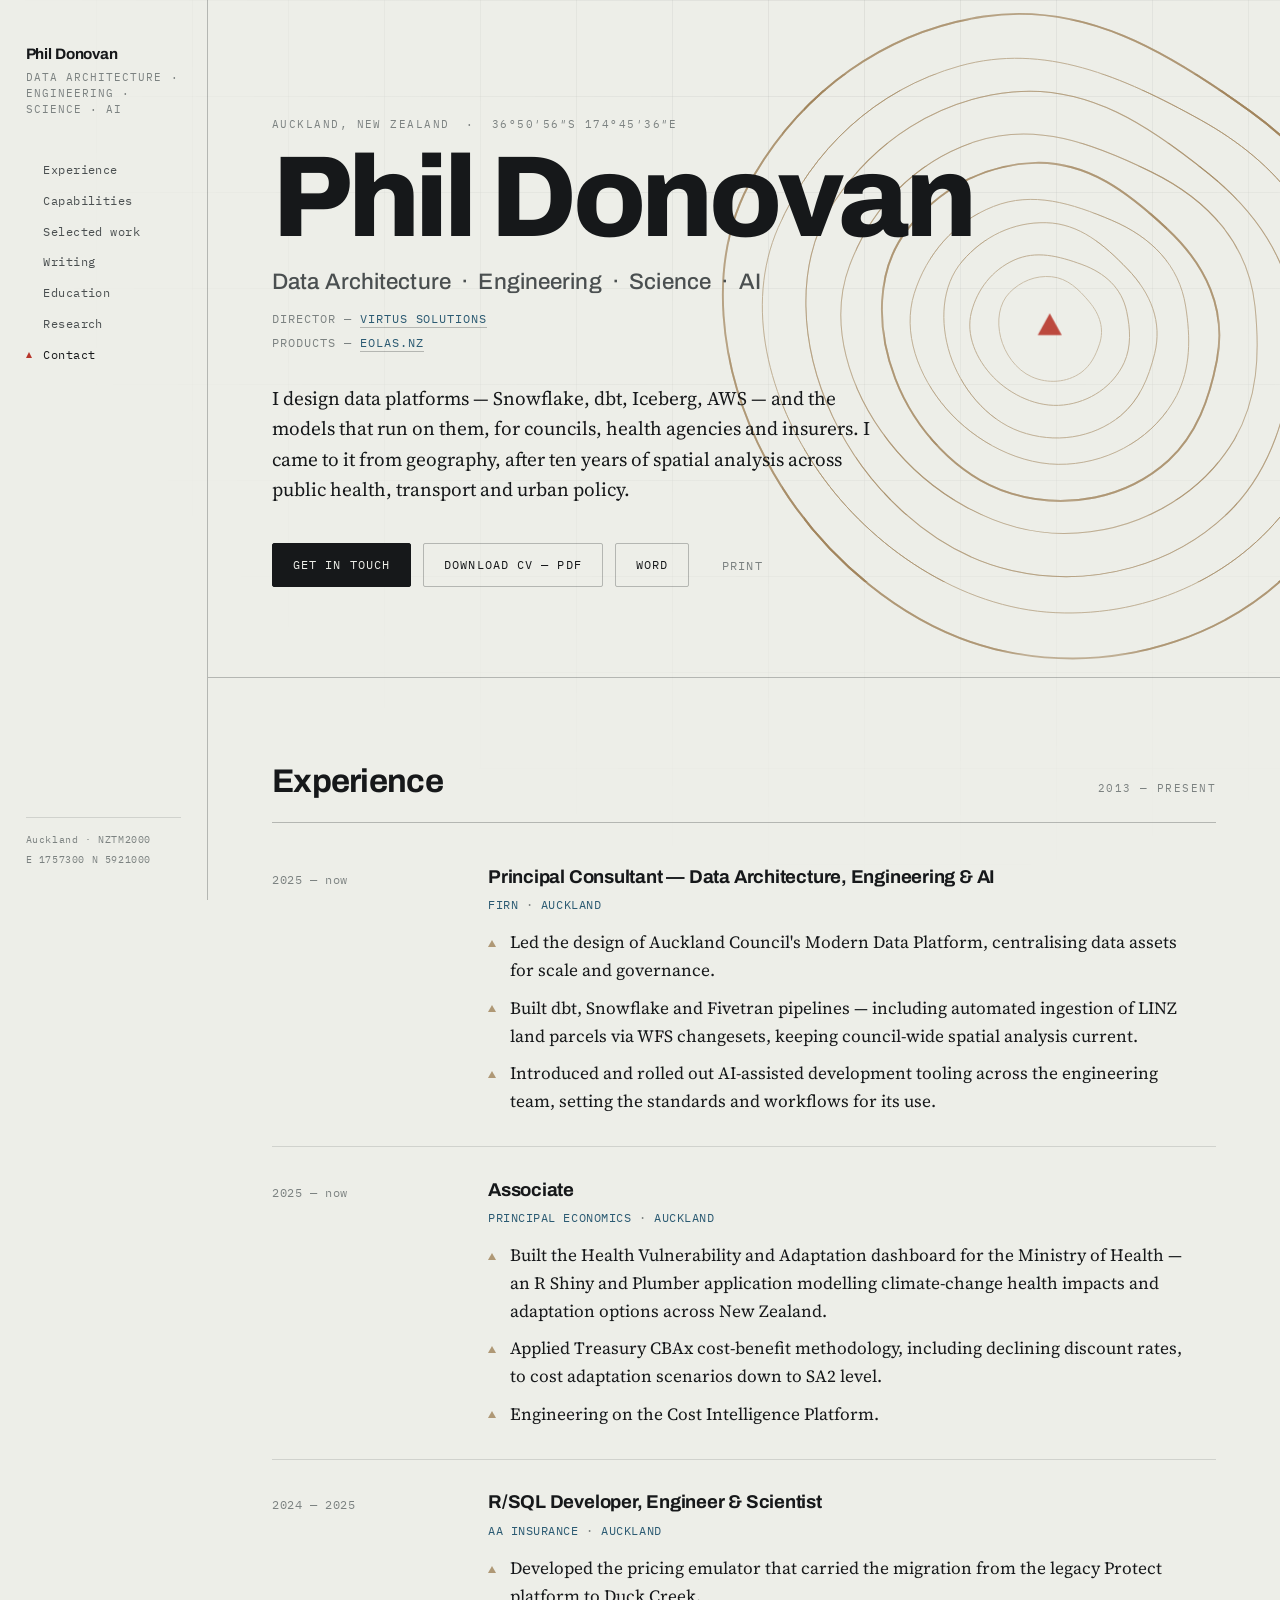
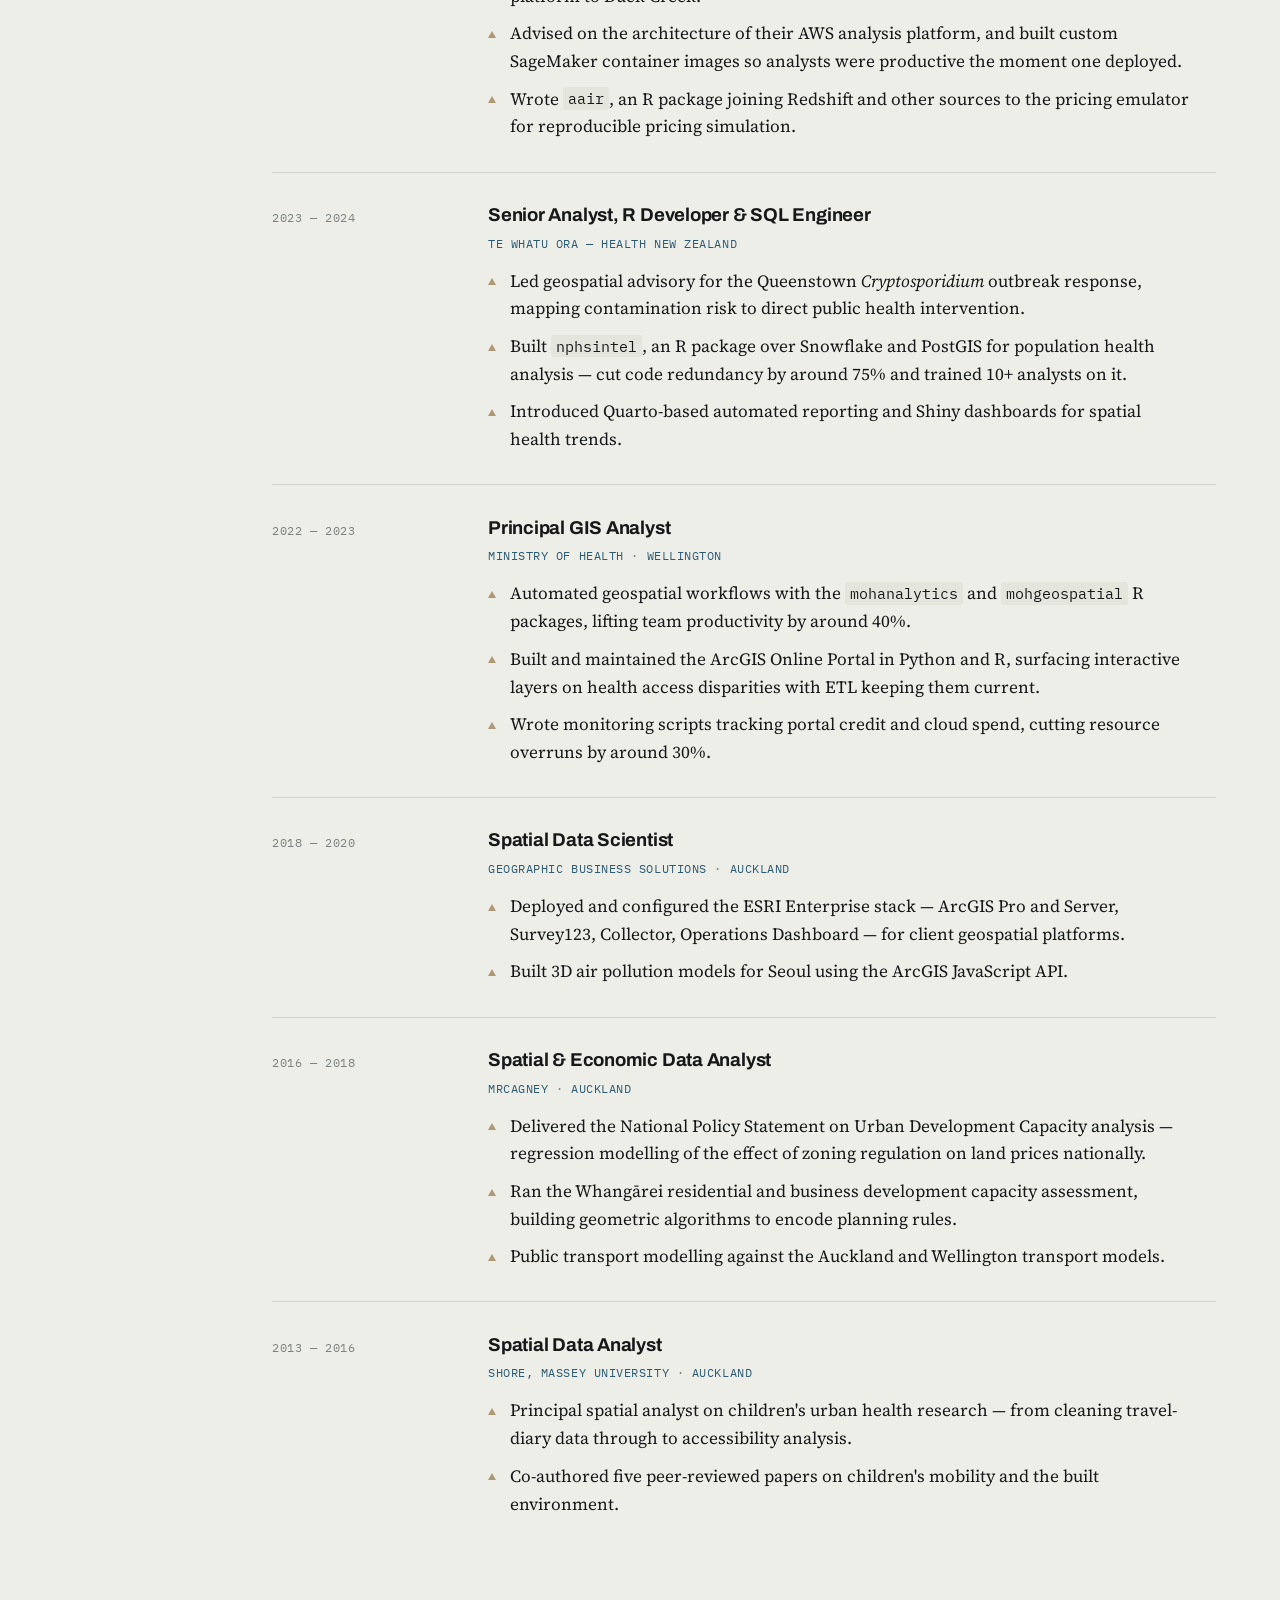
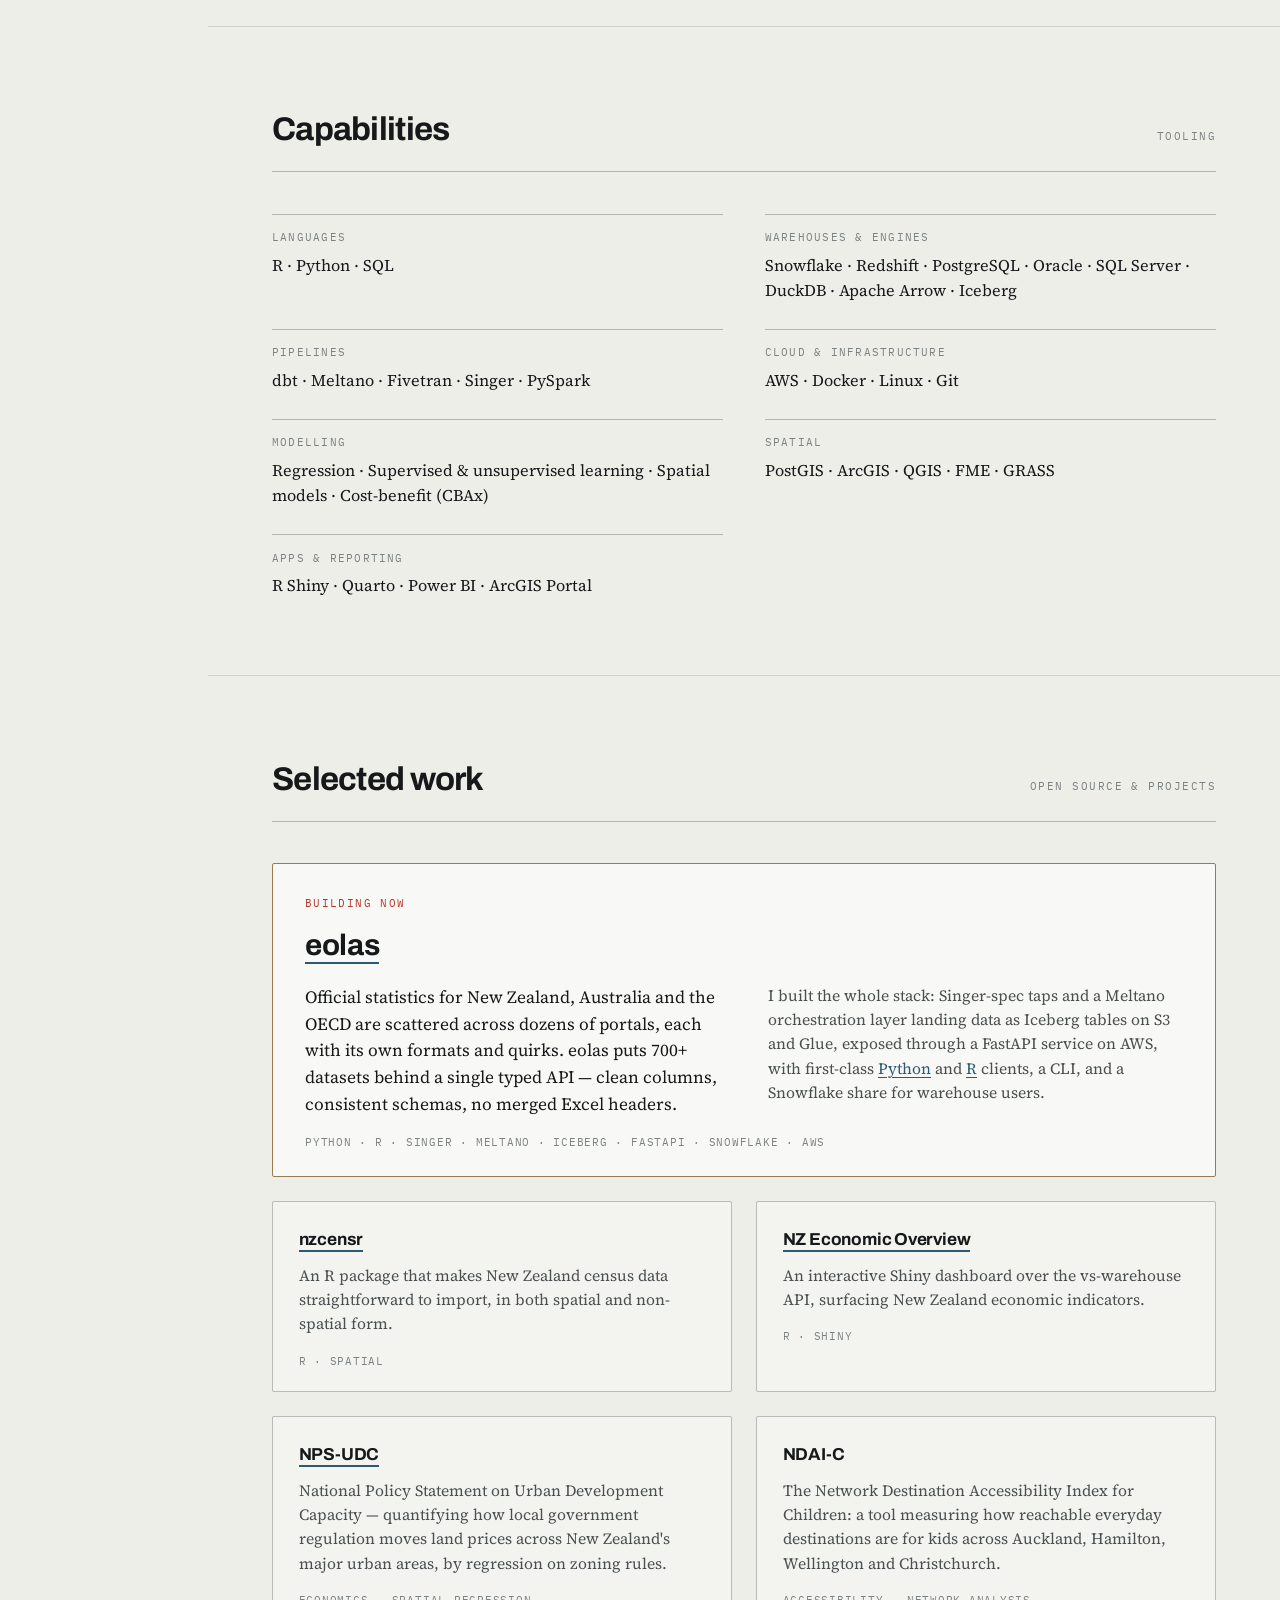
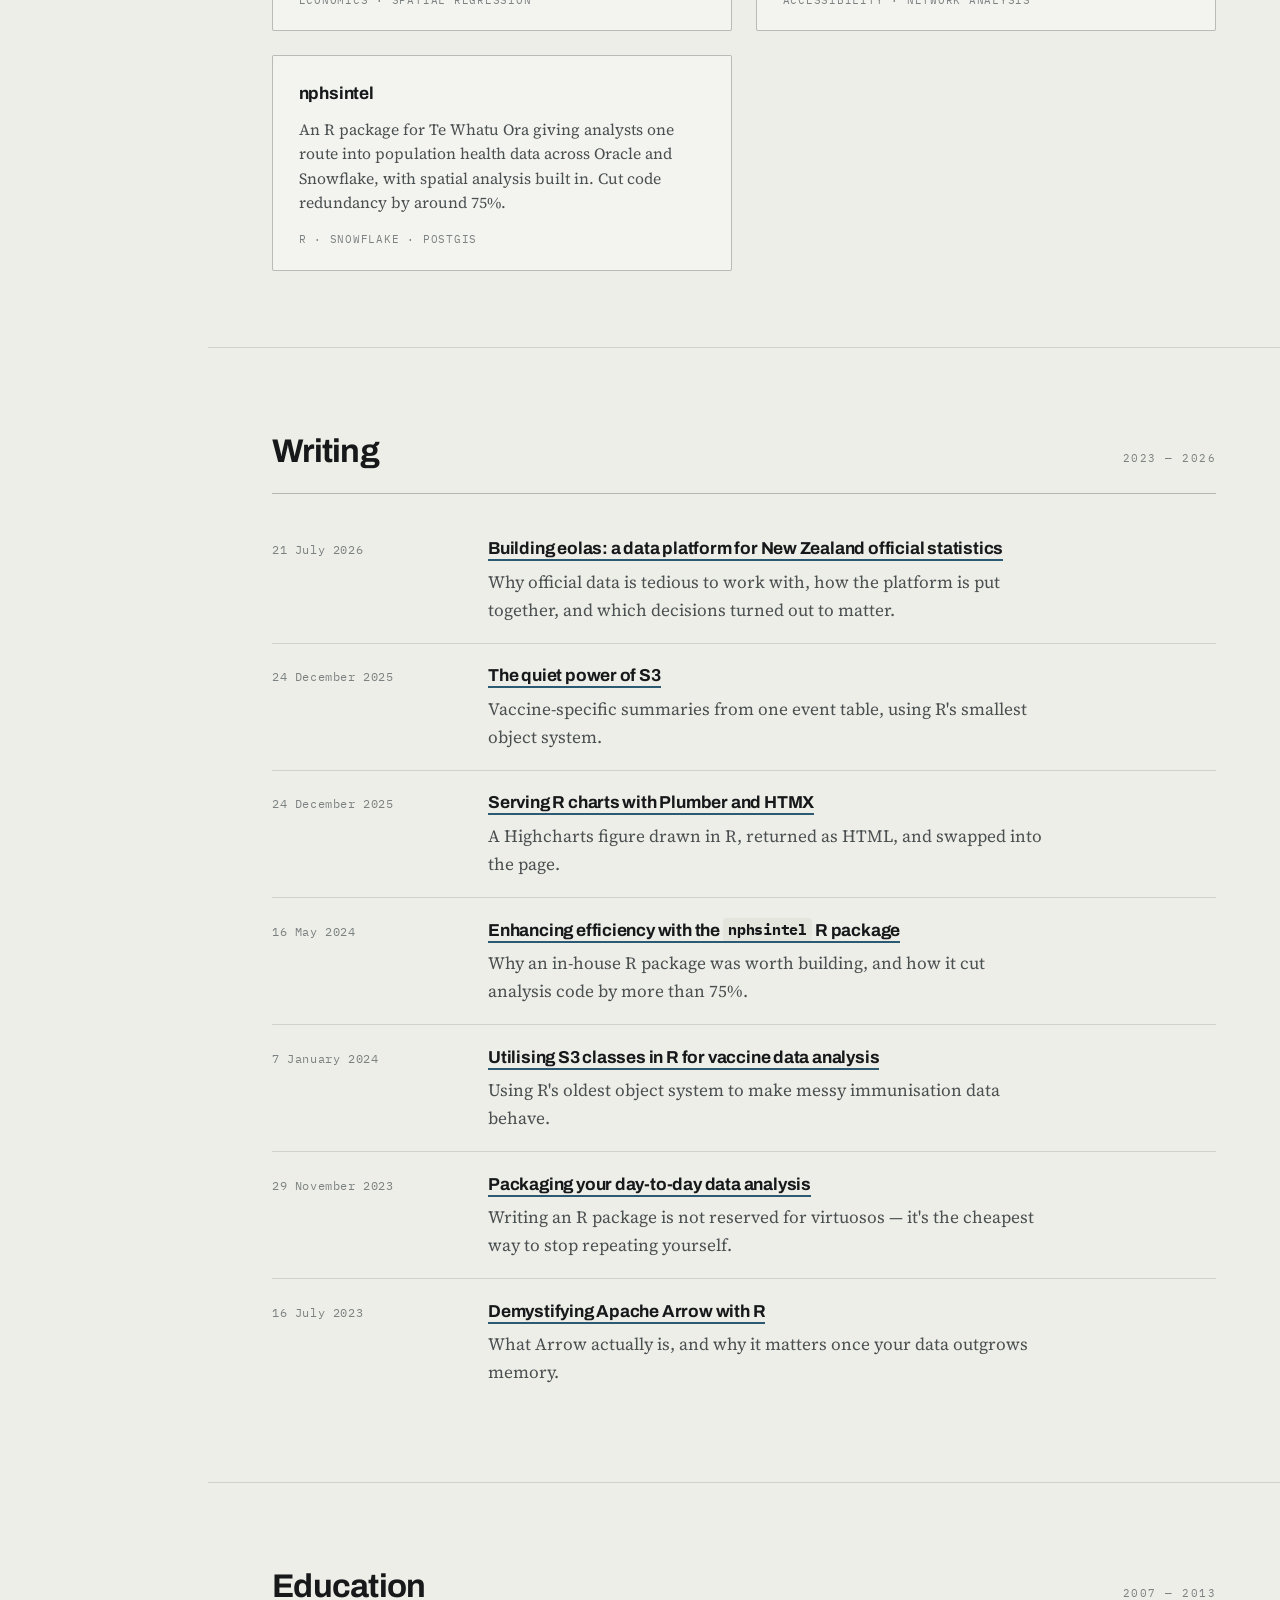
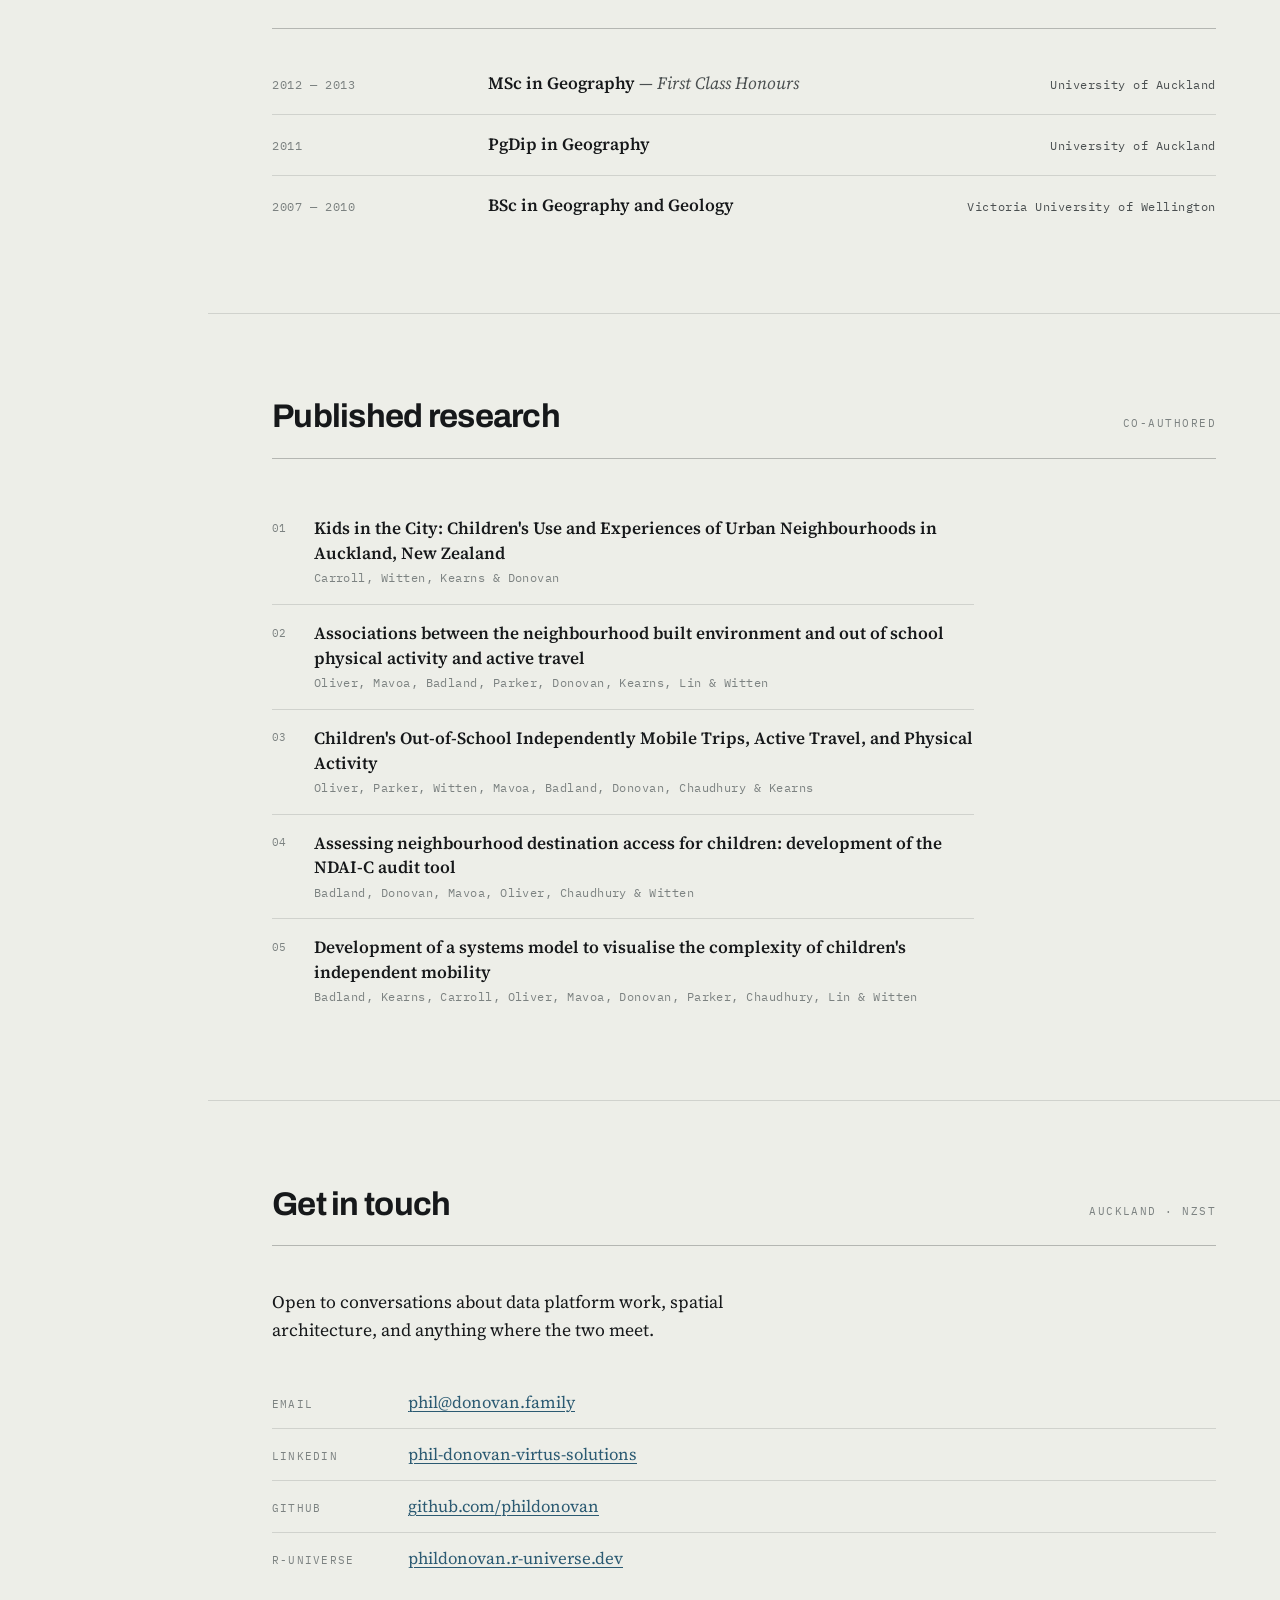
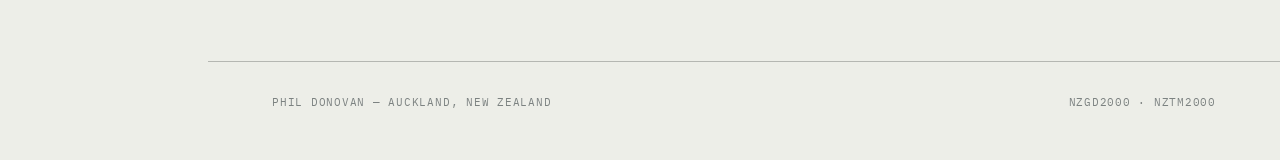
<file: index.html>
<!doctype html>
<html lang="en-NZ">
<head>
<meta charset="utf-8">
<meta name="viewport" content="width=device-width, initial-scale=1">
<title>Phil Donovan — Data Architecture, Engineering, Science &amp; AI</title>
<meta name="description" content="Phil Donovan works across data architecture, engineering, science and AI in Auckland, New Zealand. He designs data platforms — Snowflake, dbt, Iceberg, AWS — for councils, health agencies and insurers.">
<meta name="author" content="Phil Donovan">

<meta property="og:type" content="profile">
<meta property="og:title" content="Phil Donovan — Data Architecture, Engineering, Science &amp; AI">
<meta property="og:description" content="Data architecture, engineering, science and AI in Auckland. Data platforms for councils, health agencies and insurers, backed by ten years of spatial analysis.">
<meta property="og:url" content="https://phildonovan.github.io/">
<meta name="twitter:card" content="summary">

<link rel="icon" href="favicon.svg" type="image/svg+xml">
<link rel="preconnect" href="https://fonts.googleapis.com">
<link rel="preconnect" href="https://fonts.gstatic.com" crossorigin>
<link href="https://fonts.googleapis.com/css2?family=Archivo:wght@400;500;600;700;800&family=IBM+Plex+Mono:wght@400;500&family=Source+Serif+4:opsz,wght@8..60,400;8..60,600&display=swap" rel="stylesheet">
<link rel="stylesheet" href="styles.css">
</head>
<body>

<a class="skip" href="#main">Skip to content</a>

<!-- ─────────── marginalia rail ─────────── -->
<aside class="rail" aria-label="Section navigation">
  <div class="rail__id">
    <span class="rail__name">Phil Donovan</span>
    <span class="rail__role">Data Architecture · Engineering · Science · AI</span>
  </div>

  <nav class="rail__nav">
    <ul>
      <li><a href="#experience">Experience</a></li>
      <li><a href="#capabilities">Capabilities</a></li>
      <li><a href="#work">Selected work</a></li>
      <li><a href="#writing">Writing</a></li>
      <li><a href="#education">Education</a></li>
      <li><a href="#research">Research</a></li>
      <li><a href="#contact">Contact</a></li>
    </ul>
  </nav>

  <div class="rail__datum">
    <span>Auckland · NZTM2000</span>
    <span>E 1757300  N 5921000</span>
  </div>
</aside>

<main id="main">

  <!-- ─────────── hero ─────────── -->
  <header class="hero">
    <svg class="hero__contours" viewBox="0 0 1200 620" preserveAspectRatio="xMidYMid slice" aria-hidden="true" focusable="false">
      <g class="contours" transform="translate(880 300)">
        <path class="c c--index" transform="scale(1.00) rotate(4)"  d="M300,0 C300,-90 250,-160 170,-210 C90,-260 10,-300 -80,-280 C-170,-260 -240,-200 -280,-120 C-320,-40 -300,60 -250,140 C-200,220 -110,290 -10,300 C90,310 190,270 250,190 C290,135 300,70 300,0 Z"/>
        <path class="c"          transform="scale(0.87) rotate(-3)" d="M300,0 C300,-90 250,-160 170,-210 C90,-260 10,-300 -80,-280 C-170,-260 -240,-200 -280,-120 C-320,-40 -300,60 -250,140 C-200,220 -110,290 -10,300 C90,310 190,270 250,190 C290,135 300,70 300,0 Z"/>
        <path class="c"          transform="scale(0.75) rotate(7)"  d="M300,0 C300,-90 250,-160 170,-210 C90,-260 10,-300 -80,-280 C-170,-260 -240,-200 -280,-120 C-320,-40 -300,60 -250,140 C-200,220 -110,290 -10,300 C90,310 190,270 250,190 C290,135 300,70 300,0 Z"/>
        <path class="c"          transform="scale(0.63) rotate(-6)" d="M300,0 C300,-90 250,-160 170,-210 C90,-260 10,-300 -80,-280 C-170,-260 -240,-200 -280,-120 C-320,-40 -300,60 -250,140 C-200,220 -110,290 -10,300 C90,310 190,270 250,190 C290,135 300,70 300,0 Z"/>
        <path class="c c--index" transform="scale(0.52) rotate(11)" d="M300,0 C300,-90 250,-160 170,-210 C90,-260 10,-300 -80,-280 C-170,-260 -240,-200 -280,-120 C-320,-40 -300,60 -250,140 C-200,220 -110,290 -10,300 C90,310 190,270 250,190 C290,135 300,70 300,0 Z"/>
        <path class="c"          transform="scale(0.42) rotate(-9)" d="M300,0 C300,-90 250,-160 170,-210 C90,-260 10,-300 -80,-280 C-170,-260 -240,-200 -280,-120 C-320,-40 -300,60 -250,140 C-200,220 -110,290 -10,300 C90,310 190,270 250,190 C290,135 300,70 300,0 Z"/>
        <path class="c"          transform="scale(0.33) rotate(14)" d="M300,0 C300,-90 250,-160 170,-210 C90,-260 10,-300 -80,-280 C-170,-260 -240,-200 -280,-120 C-320,-40 -300,60 -250,140 C-200,220 -110,290 -10,300 C90,310 190,270 250,190 C290,135 300,70 300,0 Z"/>
        <path class="c"          transform="scale(0.24) rotate(-12)" d="M300,0 C300,-90 250,-160 170,-210 C90,-260 10,-300 -80,-280 C-170,-260 -240,-200 -280,-120 C-320,-40 -300,60 -250,140 C-200,220 -110,290 -10,300 C90,310 190,270 250,190 C290,135 300,70 300,0 Z"/>
        <path class="c"          transform="scale(0.16) rotate(18)" d="M300,0 C300,-90 250,-160 170,-210 C90,-260 10,-300 -80,-280 C-170,-260 -240,-200 -280,-120 C-320,-40 -300,60 -250,140 C-200,220 -110,290 -10,300 C90,310 190,270 250,190 C290,135 300,70 300,0 Z"/>
      </g>
      <!-- trig station at the summit -->
      <g class="trig" transform="translate(880 300)" aria-hidden="true">
        <path d="M0,-13 L11,7 L-11,7 Z"/>
        <circle cx="0" cy="1" r="1.9"/>
      </g>
    </svg>

    <div class="hero__inner">
      <p class="eyebrow">Auckland, New Zealand &nbsp;·&nbsp; 36°50′56″S 174°45′36″E</p>
      <h1 class="hero__name">Phil&nbsp;Donovan</h1>
      <p class="hero__role">Data Architecture &nbsp;·&nbsp; Engineering &nbsp;·&nbsp; Science &nbsp;·&nbsp; AI</p>
      <p class="hero__affil">Director — <a href="https://virtus-solutions.io">Virtus Solutions</a></p>
      <p class="hero__affil">Products — <a href="https://eolas.nz">eolas.nz</a></p>
      <p class="hero__pitch">
        I design data platforms — Snowflake, dbt, Iceberg, AWS — and the models that run
        on them, for councils, health agencies and insurers. I came to it from geography,
        after ten years of spatial analysis across public health, transport and urban policy.
      </p>
      <div class="hero__actions">
        <a class="btn btn--primary" href="#contact">Get in touch</a>
        <a class="btn" href="cv/phil-donovan-cv.pdf" download>Download CV — PDF</a>
        <a class="btn" href="cv/phil-donovan-cv.docx" download>Word</a>
        <button class="btn btn--quiet" type="button" id="print">Print</button>
      </div>

      <!-- Printed CVs need the contact details up top, not just in the footer. -->
      <p class="hero__contact-print">
        phil@donovan.family &nbsp;·&nbsp;
        linkedin.com/in/phil-donovan-virtus-solutions &nbsp;·&nbsp; github.com/phildonovan
        &nbsp;·&nbsp; Auckland, New Zealand
      </p>
    </div>
  </header>

  <!-- ─────────── experience ─────────── -->
  <section id="experience" class="section">
    <div class="section__head">
      <h2>Experience</h2>
      <span class="eyebrow">2013 — present</span>
    </div>

    <ol class="timeline">

      <li class="role">
        <div class="role__when"><span class="role__years">2025 — now</span></div>
        <div class="role__body">
          <h3 class="role__title">Principal Consultant — Data Architecture, Engineering &amp; AI</h3>
          <p class="role__org">FIRN <span class="role__sep">·</span> Auckland</p>
          <ul class="ticks">
            <li>Led the design of Auckland Council's Modern Data Platform, centralising data assets for scale and governance.</li>
            <li>Built dbt, Snowflake and Fivetran pipelines — including automated ingestion of LINZ land parcels via WFS changesets, keeping council-wide spatial analysis current.</li>
            <li>Introduced and rolled out AI-assisted development tooling across the engineering team, setting the standards and workflows for its use.</li>
          </ul>
        </div>
      </li>

      <li class="role">
        <div class="role__when"><span class="role__years">2025 — now</span></div>
        <div class="role__body">
          <h3 class="role__title">Associate</h3>
          <p class="role__org">Principal Economics <span class="role__sep">·</span> Auckland</p>
          <ul class="ticks">
            <li>Built the Health Vulnerability and Adaptation dashboard for the Ministry of Health — an R Shiny and Plumber application modelling climate-change health impacts and adaptation options across New Zealand.</li>
            <li>Applied Treasury CBAx cost-benefit methodology, including declining discount rates, to cost adaptation scenarios down to SA2 level.</li>
            <li>Engineering on the Cost Intelligence Platform.</li>
          </ul>
        </div>
      </li>

      <li class="role">
        <div class="role__when"><span class="role__years">2024 — 2025</span></div>
        <div class="role__body">
          <h3 class="role__title">R/SQL Developer, Engineer &amp; Scientist</h3>
          <p class="role__org">AA Insurance <span class="role__sep">·</span> Auckland</p>
          <ul class="ticks">
            <li>Developed the pricing emulator that carried the migration from the legacy Protect platform to Duck Creek.</li>
            <li>Advised on the architecture of their AWS analysis platform, and built custom SageMaker container images so analysts were productive the moment one deployed.</li>
            <li>Wrote <code>aair</code>, an R package joining Redshift and other sources to the pricing emulator for reproducible pricing simulation.</li>
          </ul>
        </div>
      </li>

      <li class="role">
        <div class="role__when"><span class="role__years">2023 — 2024</span></div>
        <div class="role__body">
          <h3 class="role__title">Senior Analyst, R Developer &amp; SQL Engineer</h3>
          <p class="role__org">Te Whatu Ora — Health New Zealand</p>
          <ul class="ticks">
            <li>Led geospatial advisory for the Queenstown <em>Cryptosporidium</em> outbreak response, mapping contamination risk to direct public health intervention.</li>
            <li>Built <code>nphsintel</code>, an R package over Snowflake and PostGIS for population health analysis — cut code redundancy by around 75% and trained 10+ analysts on it.</li>
            <li>Introduced Quarto-based automated reporting and Shiny dashboards for spatial health trends.</li>
          </ul>
        </div>
      </li>

      <li class="role">
        <div class="role__when"><span class="role__years">2022 — 2023</span></div>
        <div class="role__body">
          <h3 class="role__title">Principal GIS Analyst</h3>
          <p class="role__org">Ministry of Health <span class="role__sep">·</span> Wellington</p>
          <ul class="ticks">
            <li>Automated geospatial workflows with the <code>mohanalytics</code> and <code>mohgeospatial</code> R packages, lifting team productivity by around 40%.</li>
            <li>Built and maintained the ArcGIS Online Portal in Python and R, surfacing interactive layers on health access disparities with ETL keeping them current.</li>
            <li>Wrote monitoring scripts tracking portal credit and cloud spend, cutting resource overruns by around 30%.</li>
          </ul>
        </div>
      </li>

      <li class="role">
        <div class="role__when"><span class="role__years">2018 — 2020</span></div>
        <div class="role__body">
          <h3 class="role__title">Spatial Data Scientist</h3>
          <p class="role__org">Geographic Business Solutions <span class="role__sep">·</span> Auckland</p>
          <ul class="ticks">
            <li>Deployed and configured the ESRI Enterprise stack — ArcGIS Pro and Server, Survey123, Collector, Operations Dashboard — for client geospatial platforms.</li>
            <li>Built 3D air pollution models for Seoul using the ArcGIS JavaScript API.</li>
          </ul>
        </div>
      </li>

      <li class="role">
        <div class="role__when"><span class="role__years">2016 — 2018</span></div>
        <div class="role__body">
          <h3 class="role__title">Spatial &amp; Economic Data Analyst</h3>
          <p class="role__org">MRCagney <span class="role__sep">·</span> Auckland</p>
          <ul class="ticks">
            <li>Delivered the National Policy Statement on Urban Development Capacity analysis — regression modelling of the effect of zoning regulation on land prices nationally.</li>
            <li>Ran the Whangārei residential and business development capacity assessment, building geometric algorithms to encode planning rules.</li>
            <li>Public transport modelling against the Auckland and Wellington transport models.</li>
          </ul>
        </div>
      </li>

      <li class="role">
        <div class="role__when"><span class="role__years">2013 — 2016</span></div>
        <div class="role__body">
          <h3 class="role__title">Spatial Data Analyst</h3>
          <p class="role__org">SHORE, Massey University <span class="role__sep">·</span> Auckland</p>
          <ul class="ticks">
            <li>Principal spatial analyst on children's urban health research — from cleaning travel-diary data through to accessibility analysis.</li>
            <li>Co-authored five peer-reviewed papers on children's mobility and the built environment.</li>
          </ul>
        </div>
      </li>

    </ol>
  </section>

  <!-- ─────────── capabilities ─────────── -->
  <section id="capabilities" class="section">
    <div class="section__head">
      <h2>Capabilities</h2>
      <span class="eyebrow">Tooling</span>
    </div>

    <dl class="caps">
      <div class="cap">
        <dt>Languages</dt>
        <dd>R · Python · SQL</dd>
      </div>
      <div class="cap">
        <dt>Warehouses &amp; engines</dt>
        <dd>Snowflake · Redshift · PostgreSQL · Oracle · SQL Server · DuckDB · Apache Arrow · Iceberg</dd>
      </div>
      <div class="cap">
        <dt>Pipelines</dt>
        <dd>dbt · Meltano · Fivetran · Singer · PySpark</dd>
      </div>
      <div class="cap">
        <dt>Cloud &amp; infrastructure</dt>
        <dd>AWS · Docker · Linux · Git</dd>
      </div>
      <div class="cap">
        <dt>Modelling</dt>
        <dd>Regression · Supervised &amp; unsupervised learning · Spatial models · Cost-benefit (CBAx)</dd>
      </div>
      <div class="cap">
        <dt>Spatial</dt>
        <dd>PostGIS · ArcGIS · QGIS · FME · GRASS</dd>
      </div>
      <div class="cap">
        <dt>Apps &amp; reporting</dt>
        <dd>R Shiny · Quarto · Power BI · ArcGIS Portal</dd>
      </div>
    </dl>
  </section>

  <!-- ─────────── selected work ─────────── -->
  <section id="work" class="section">
    <div class="section__head">
      <h2>Selected work</h2>
      <span class="eyebrow">Open source &amp; projects</span>
    </div>

    <div class="work">

      <article class="card card--feature">
        <p class="card__flag">Building now</p>
        <h3><a href="https://eolas.nz">eolas</a></h3>
        <p class="card__lead">
          Official statistics for New Zealand, Australia and the OECD are scattered across
          dozens of portals, each with its own formats and quirks. eolas puts 700+ datasets
          behind a single typed API — clean columns, consistent schemas, no merged Excel
          headers.
        </p>
        <p>
          I built the whole stack: Singer-spec taps and a Meltano orchestration layer landing
          data as Iceberg tables on S3 and Glue, exposed through a FastAPI service on AWS, with
          first-class <a href="https://github.com/phildonovan/eolas-data">Python</a> and
          <a href="https://github.com/phildonovan/eolas-r">R</a> clients, a CLI, and a
          Snowflake share for warehouse users.
        </p>
        <p class="card__meta">Python · R · Singer · Meltano · Iceberg · FastAPI · Snowflake · AWS</p>
      </article>

      <article class="card">
        <h3><a href="https://github.com/phildonovan/nzcensr">nzcensr</a></h3>
        <p>An R package that makes New Zealand census data straightforward to import, in both spatial and non-spatial form.</p>
        <p class="card__meta">R · Spatial</p>
      </article>

      <article class="card">
        <h3><a href="https://github.com/phildonovan/nz-economic-overview">NZ Economic Overview</a></h3>
        <p>An interactive Shiny dashboard over the vs-warehouse API, surfacing New Zealand economic indicators.</p>
        <p class="card__meta">R · Shiny</p>
      </article>

      <article class="card">
        <h3><a href="https://environment.govt.nz/acts-and-regulations/national-policy-statements/national-policy-statement-urban-development/">NPS-UDC</a></h3>
        <p>National Policy Statement on Urban Development Capacity — quantifying how local government regulation moves land prices across New Zealand's major urban areas, by regression on zoning rules.</p>
        <p class="card__meta">Economics · Spatial regression</p>
      </article>

      <article class="card">
        <h3>NDAI-C</h3>
        <p>The Network Destination Accessibility Index for Children: a tool measuring how reachable everyday destinations are for kids across Auckland, Hamilton, Wellington and Christchurch.</p>
        <p class="card__meta">Accessibility · Network analysis</p>
      </article>

      <article class="card">
        <h3>nphsintel</h3>
        <p>An R package for Te Whatu Ora giving analysts one route into population health data across Oracle and Snowflake, with spatial analysis built in. Cut code redundancy by around 75%.</p>
        <p class="card__meta">R · Snowflake · PostGIS</p>
      </article>

    </div>
  </section>

  <!-- ─────────── writing ─────────── -->
  <section id="writing" class="section">
    <div class="section__head">
      <h2>Writing</h2>
      <span class="eyebrow">2023 — 2026</span>
    </div>

    <ul class="writing">
      <li>
        <span class="writing__date">21 July 2026</span>
        <span>
          <a class="writing__title" href="writing/building-eolas/">Building eolas: a data platform for New Zealand official statistics</a>
          <span class="writing__note">Why official data is tedious to work with, how the platform is put together, and which decisions turned out to matter.</span>
        </span>
      </li>
      <li>
        <span class="writing__date">24 December 2025</span>
        <span>
          <a class="writing__title" href="writing/quiet-power-of-s3/">The quiet power of S3</a>
          <span class="writing__note">Vaccine-specific summaries from one event table, using R's smallest object system.</span>
        </span>
      </li>
      <li>
        <span class="writing__date">24 December 2025</span>
        <span>
          <a class="writing__title" href="writing/plumber-htmx/">Serving R charts with Plumber and HTMX</a>
          <span class="writing__note">A Highcharts figure drawn in R, returned as HTML, and swapped into the page.</span>
        </span>
      </li>
      <li>
        <span class="writing__date">16 May 2024</span>
        <span>
          <a class="writing__title" href="writing/nphsintel-package/">Enhancing efficiency with the <code>nphsintel</code> R package</a>
          <span class="writing__note">Why an in-house R package was worth building, and how it cut analysis code by more than 75%.</span>
        </span>
      </li>
      <li>
        <span class="writing__date">7 January 2024</span>
        <span>
          <a class="writing__title" href="writing/s3-classes-for-vaccine-data/">Utilising S3 classes in R for vaccine data analysis</a>
          <span class="writing__note">Using R's oldest object system to make messy immunisation data behave.</span>
        </span>
      </li>
      <li>
        <span class="writing__date">29 November 2023</span>
        <span>
          <a class="writing__title" href="writing/packaging-your-data-analysis/">Packaging your day-to-day data analysis</a>
          <span class="writing__note">Writing an R package is not reserved for virtuosos — it's the cheapest way to stop repeating yourself.</span>
        </span>
      </li>
      <li>
        <span class="writing__date">16 July 2023</span>
        <span>
          <a class="writing__title" href="writing/demystifying-apache-arrow/">Demystifying Apache Arrow with R</a>
          <span class="writing__note">What Arrow actually is, and why it matters once your data outgrows memory.</span>
        </span>
      </li>
    </ul>
  </section>

  <!-- ─────────── education ─────────── -->
  <section id="education" class="section">
    <div class="section__head">
      <h2>Education</h2>
      <span class="eyebrow">2007 — 2013</span>
    </div>

    <ul class="edu">
      <li>
        <span class="edu__years">2012 — 2013</span>
        <span class="edu__degree">MSc in Geography <em>— First Class Honours</em></span>
        <span class="edu__inst">University of Auckland</span>
      </li>
      <li>
        <span class="edu__years">2011</span>
        <span class="edu__degree">PgDip in Geography</span>
        <span class="edu__inst">University of Auckland</span>
      </li>
      <li>
        <span class="edu__years">2007 — 2010</span>
        <span class="edu__degree">BSc in Geography and Geology</span>
        <span class="edu__inst">Victoria University of Wellington</span>
      </li>
    </ul>
  </section>

  <!-- ─────────── research ─────────── -->
  <section id="research" class="section">
    <div class="section__head">
      <h2>Published research</h2>
      <span class="eyebrow">Co-authored</span>
    </div>

    <ol class="papers">
      <li>
        <span class="paper__title">Kids in the City: Children's Use and Experiences of Urban Neighbourhoods in Auckland, New Zealand</span>
        <span class="paper__authors">Carroll, Witten, Kearns &amp; Donovan</span>
      </li>
      <li>
        <span class="paper__title">Associations between the neighbourhood built environment and out of school physical activity and active travel</span>
        <span class="paper__authors">Oliver, Mavoa, Badland, Parker, Donovan, Kearns, Lin &amp; Witten</span>
      </li>
      <li>
        <span class="paper__title">Children's Out-of-School Independently Mobile Trips, Active Travel, and Physical Activity</span>
        <span class="paper__authors">Oliver, Parker, Witten, Mavoa, Badland, Donovan, Chaudhury &amp; Kearns</span>
      </li>
      <li>
        <span class="paper__title">Assessing neighbourhood destination access for children: development of the NDAI-C audit tool</span>
        <span class="paper__authors">Badland, Donovan, Mavoa, Oliver, Chaudhury &amp; Witten</span>
      </li>
      <li>
        <span class="paper__title">Development of a systems model to visualise the complexity of children's independent mobility</span>
        <span class="paper__authors">Badland, Kearns, Carroll, Oliver, Mavoa, Donovan, Parker, Chaudhury, Lin &amp; Witten</span>
      </li>
    </ol>
  </section>

  <!-- ─────────── contact ─────────── -->
  <section id="contact" class="section section--contact">
    <div class="section__head">
      <h2>Get in touch</h2>
      <span class="eyebrow">Auckland · NZST</span>
    </div>

    <p class="contact__lead">
      Open to conversations about data platform work, spatial architecture, and anything
      where the two meet.
    </p>

    <ul class="contact">
      <li><span class="contact__label">Email</span><a href="mailto:phil@donovan.family">phil@donovan.family</a></li>
      <li><span class="contact__label">LinkedIn</span><a href="https://www.linkedin.com/in/phil-donovan-virtus-solutions/">phil-donovan-virtus-solutions</a></li>
      <li><span class="contact__label">GitHub</span><a href="https://github.com/phildonovan">github.com/phildonovan</a></li>
      <li><span class="contact__label">R-universe</span><a href="https://phildonovan.r-universe.dev">phildonovan.r-universe.dev</a></li>
    </ul>
  </section>

  <footer class="foot">
    <span>Phil Donovan — Auckland, New Zealand</span>
    <span class="foot__datum">NZGD2000 · NZTM2000</span>
  </footer>

</main>

<script>
  document.getElementById('print').addEventListener('click', function () {
    window.print();
  });

  // Mark the section currently in view in the rail.
  (function () {
    var links = Array.prototype.slice.call(document.querySelectorAll('.rail__nav a'));
    var map = {};
    links.forEach(function (a) { map[a.getAttribute('href').slice(1)] = a; });

    var obs = new IntersectionObserver(function (entries) {
      entries.forEach(function (e) {
        if (e.isIntersecting) {
          links.forEach(function (a) { a.removeAttribute('aria-current'); });
          if (map[e.target.id]) map[e.target.id].setAttribute('aria-current', 'true');
        }
      });
    }, { rootMargin: '-20% 0px -70% 0px' });

    document.querySelectorAll('.section').forEach(function (s) { obs.observe(s); });
  })();
</script>

</body>
</html>
</file>
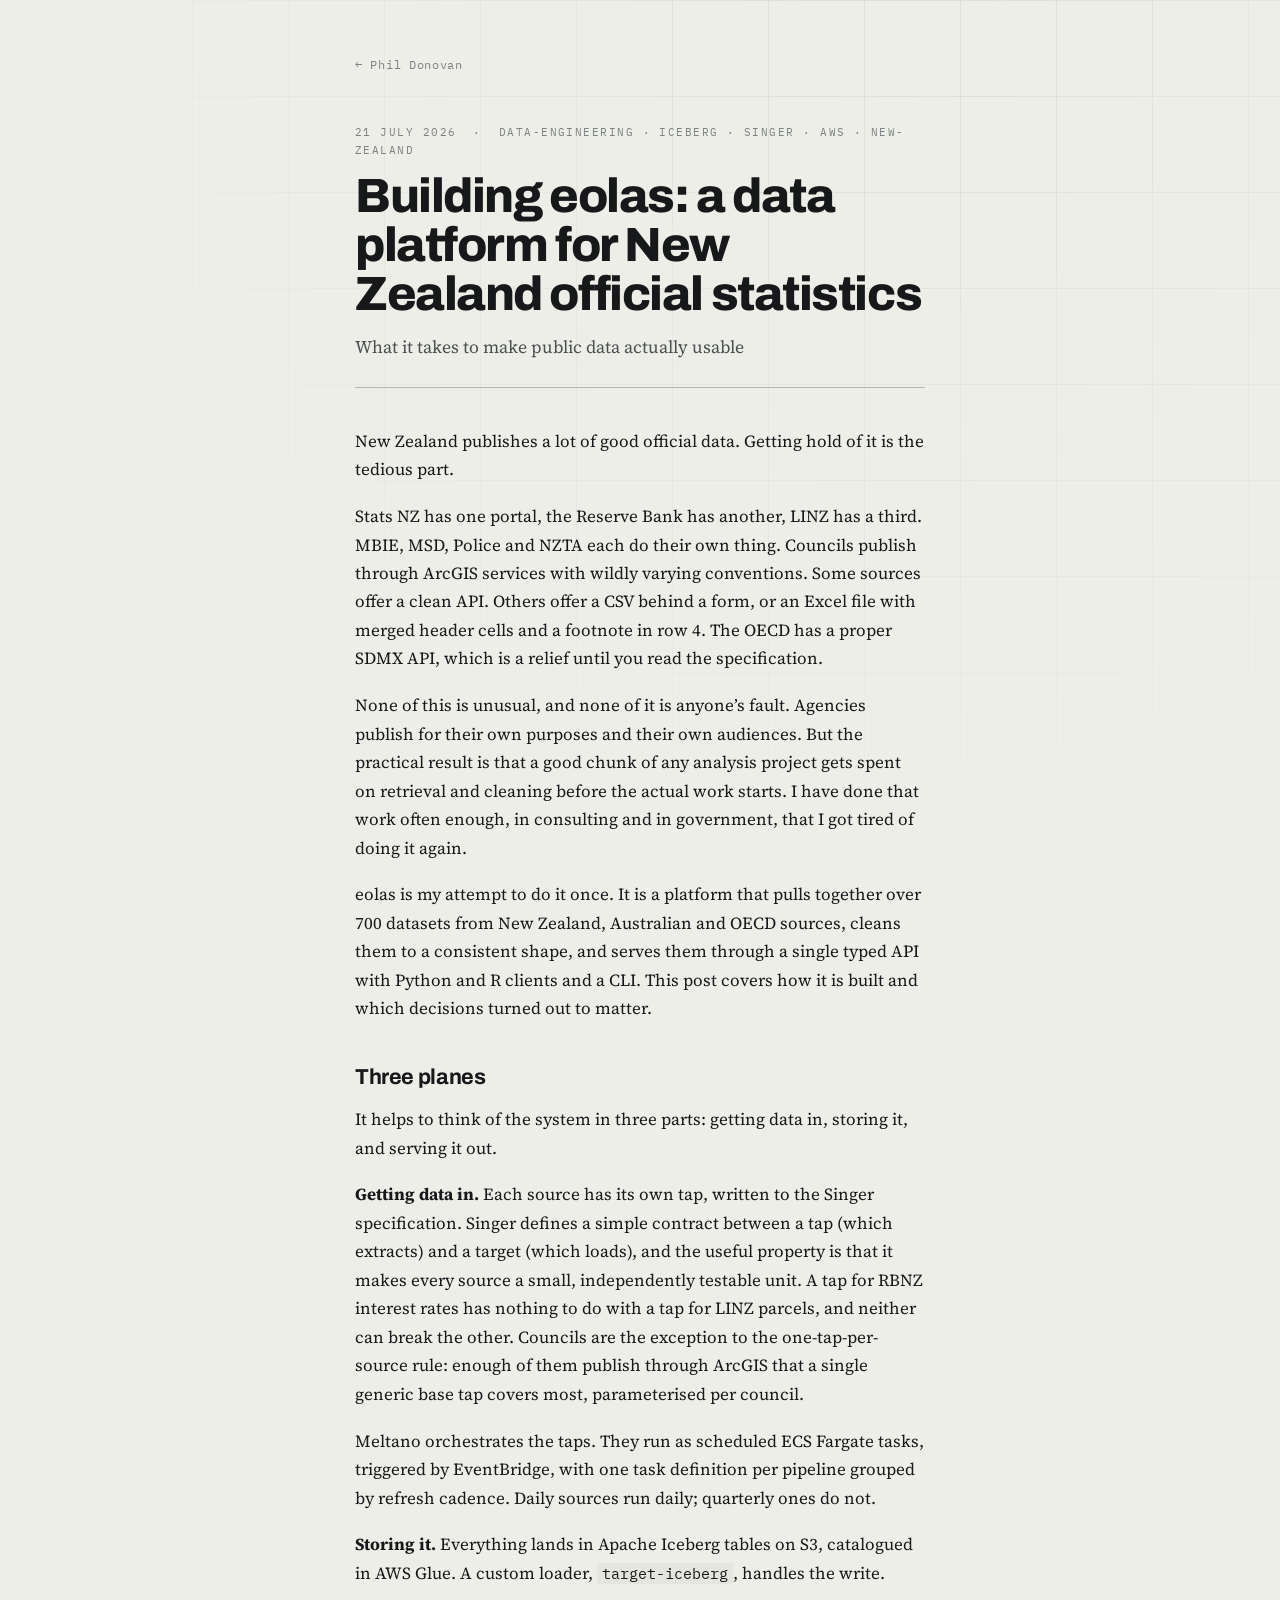
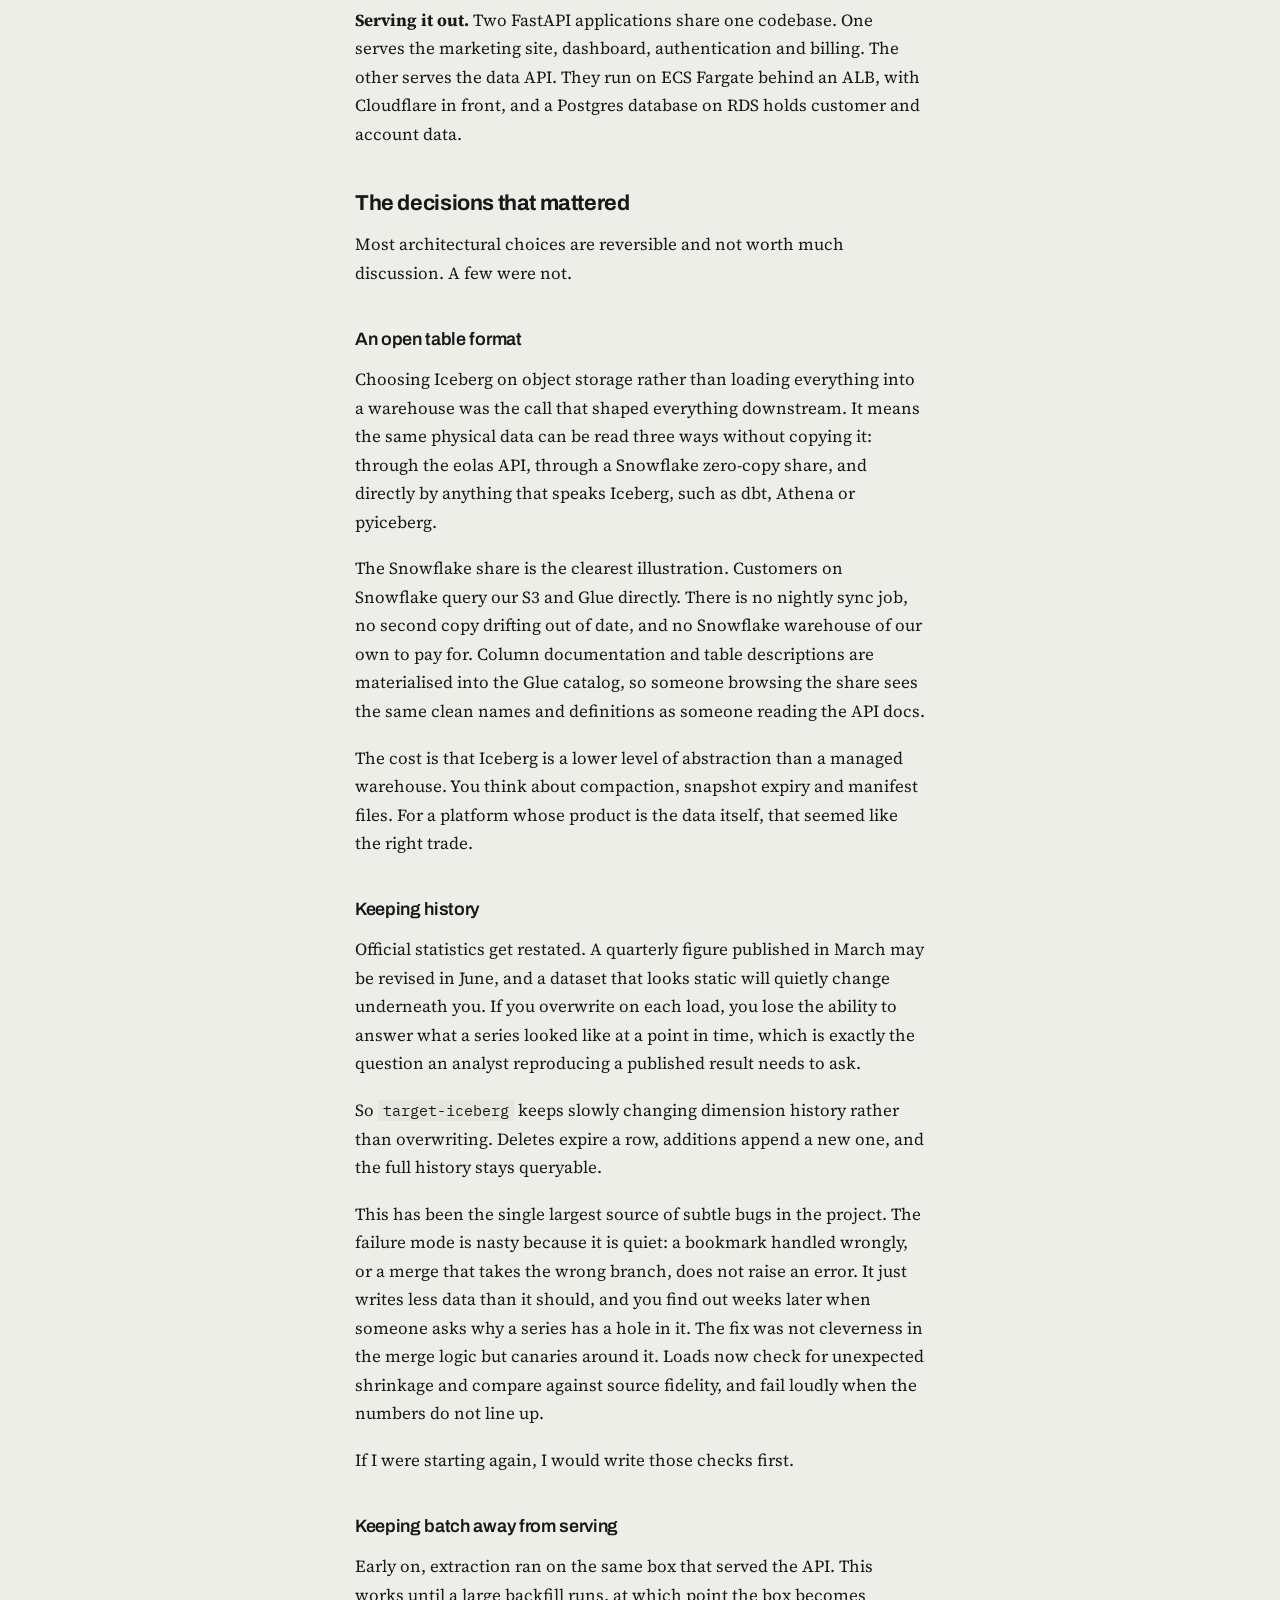
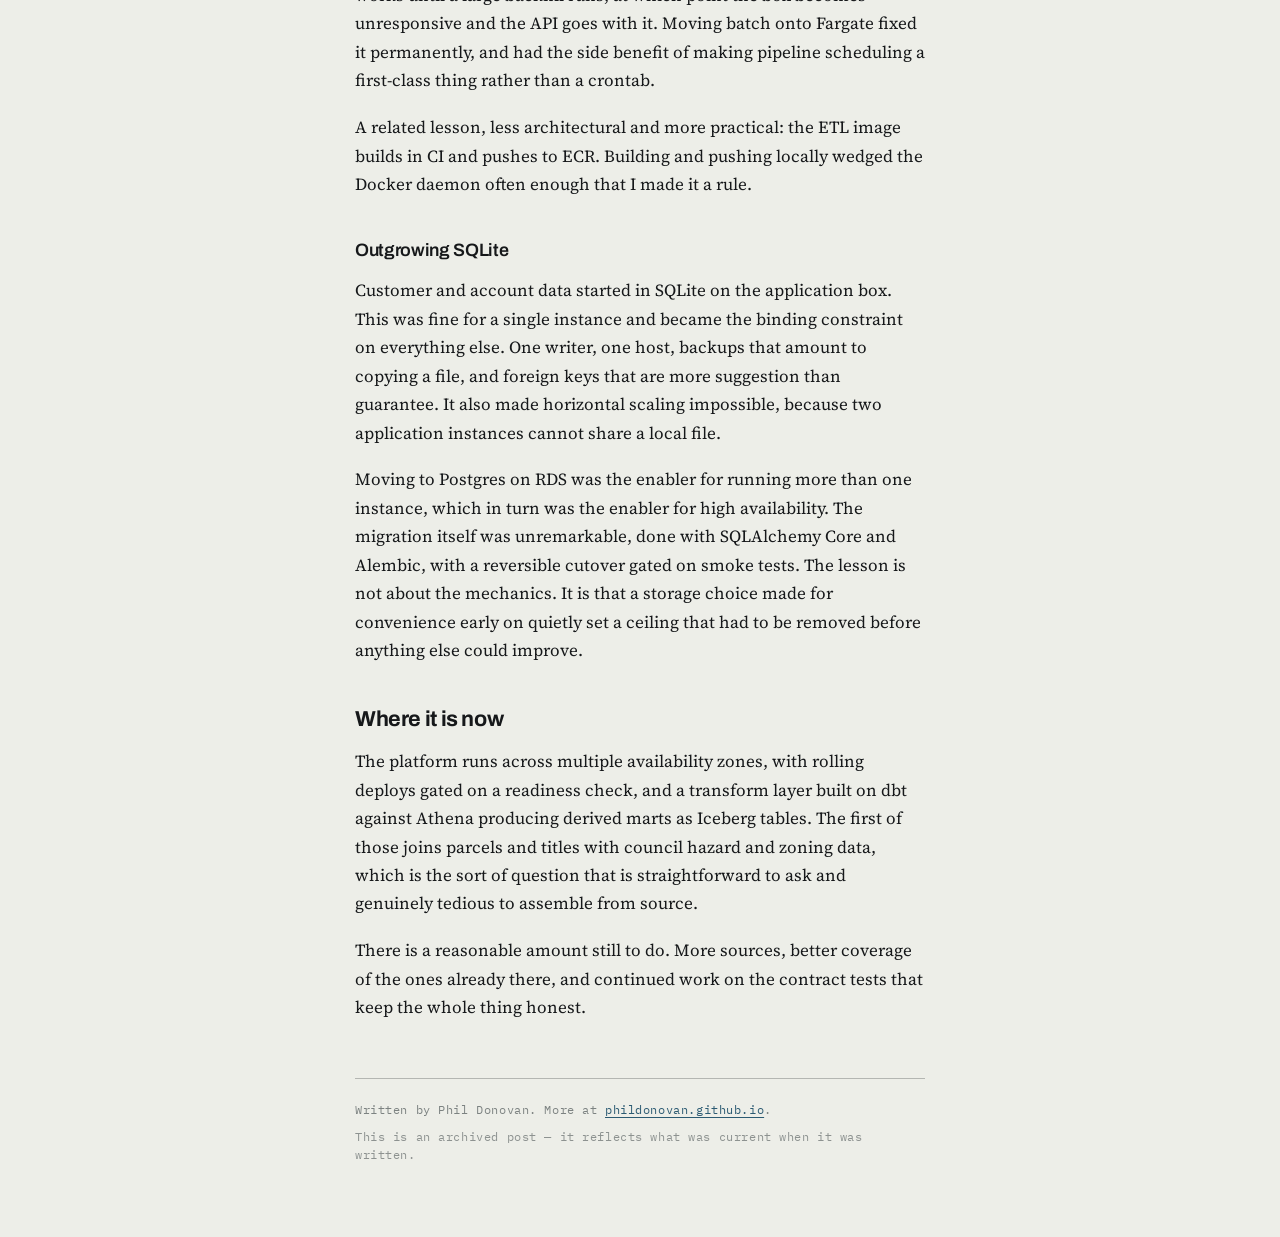
<file: writing/building-eolas/index.html>
<!doctype html>
<html lang="en-NZ">
<head>
<meta charset="utf-8">
<meta name="viewport" content="width=device-width, initial-scale=1">
<!-- pagetitle is the plain-text title. Building eolas: a data platform for New Zealand official statistics carries inline markup, so it is
     only safe inside the page body, never in an attribute or the head. -->
<title>Building eolas: a data platform for New Zealand official statistics — Phil Donovan</title>

<meta name="author" content="Phil Donovan">

<meta property="og:type" content="article">
<meta property="og:title" content="Building eolas: a data platform for New Zealand official statistics">

<meta name="twitter:card" content="summary">

<link rel="icon" href="../../favicon.svg" type="image/svg+xml">
<link rel="preconnect" href="https://fonts.googleapis.com">
<link rel="preconnect" href="https://fonts.gstatic.com" crossorigin>
<link href="https://fonts.googleapis.com/css2?family=Archivo:wght@400;500;600;700;800&family=IBM+Plex+Mono:wght@400;500&family=Source+Serif+4:opsz,wght@8..60,400;8..60,600&display=swap" rel="stylesheet">
<link rel="stylesheet" href="../../styles.css">
</head>
<body class="post-page">

<a class="skip" href="#main">Skip to content</a>

<main id="main" class="post">

  <nav class="post__back">
    <a href="../../">← Phil Donovan</a>
  </nav>

  <header class="post__head">
    <p class="eyebrow">
      <time datetime="2026-07-21">21 July 2026</time>
      &nbsp;·&nbsp; data-engineering · iceberg · singer · aws · new-zealand
    </p>
    <h1 class="post__title">Building eolas: a data platform for New Zealand official statistics</h1>
    <p class="post__subtitle">What it takes to make public data actually usable</p>
  </header>

  <article class="prose">
<p>New Zealand publishes a lot of good official data. Getting hold of it is the tedious part.</p>
<p>Stats NZ has one portal, the Reserve Bank has another, LINZ has a third. MBIE, MSD, Police and NZTA each do their own thing. Councils publish through ArcGIS services with wildly varying conventions. Some sources offer a clean API. Others offer a CSV behind a form, or an Excel file with merged header cells and a footnote in row 4. The OECD has a proper SDMX API, which is a relief until you read the specification.</p>
<p>None of this is unusual, and none of it is anyone’s fault. Agencies publish for their own purposes and their own audiences. But the practical result is that a good chunk of any analysis project gets spent on retrieval and cleaning before the actual work starts. I have done that work often enough, in consulting and in government, that I got tired of doing it again.</p>
<p>eolas is my attempt to do it once. It is a platform that pulls together over 700 datasets from New Zealand, Australian and OECD sources, cleans them to a consistent shape, and serves them through a single typed API with Python and R clients and a CLI. This post covers how it is built and which decisions turned out to matter.</p>
<h2 id="three-planes">Three planes</h2>
<p>It helps to think of the system in three parts: getting data in, storing it, and serving it out.</p>
<p><strong>Getting data in.</strong> Each source has its own tap, written to the Singer specification. Singer defines a simple contract between a tap (which extracts) and a target (which loads), and the useful property is that it makes every source a small, independently testable unit. A tap for RBNZ interest rates has nothing to do with a tap for LINZ parcels, and neither can break the other. Councils are the exception to the one-tap-per-source rule: enough of them publish through ArcGIS that a single generic base tap covers most, parameterised per council.</p>
<p>Meltano orchestrates the taps. They run as scheduled ECS Fargate tasks, triggered by EventBridge, with one task definition per pipeline grouped by refresh cadence. Daily sources run daily; quarterly ones do not.</p>
<p><strong>Storing it.</strong> Everything lands in Apache Iceberg tables on S3, catalogued in AWS Glue. A custom loader, <code>target-iceberg</code>, handles the write.</p>
<p><strong>Serving it out.</strong> Two FastAPI applications share one codebase. One serves the marketing site, dashboard, authentication and billing. The other serves the data API. They run on ECS Fargate behind an ALB, with Cloudflare in front, and a Postgres database on RDS holds customer and account data.</p>
<h2 id="the-decisions-that-mattered">The decisions that mattered</h2>
<p>Most architectural choices are reversible and not worth much discussion. A few were not.</p>
<h3 id="an-open-table-format">An open table format</h3>
<p>Choosing Iceberg on object storage rather than loading everything into a warehouse was the call that shaped everything downstream. It means the same physical data can be read three ways without copying it: through the eolas API, through a Snowflake zero-copy share, and directly by anything that speaks Iceberg, such as dbt, Athena or pyiceberg.</p>
<p>The Snowflake share is the clearest illustration. Customers on Snowflake query our S3 and Glue directly. There is no nightly sync job, no second copy drifting out of date, and no Snowflake warehouse of our own to pay for. Column documentation and table descriptions are materialised into the Glue catalog, so someone browsing the share sees the same clean names and definitions as someone reading the API docs.</p>
<p>The cost is that Iceberg is a lower level of abstraction than a managed warehouse. You think about compaction, snapshot expiry and manifest files. For a platform whose product is the data itself, that seemed like the right trade.</p>
<h3 id="keeping-history">Keeping history</h3>
<p>Official statistics get restated. A quarterly figure published in March may be revised in June, and a dataset that looks static will quietly change underneath you. If you overwrite on each load, you lose the ability to answer what a series looked like at a point in time, which is exactly the question an analyst reproducing a published result needs to ask.</p>
<p>So <code>target-iceberg</code> keeps slowly changing dimension history rather than overwriting. Deletes expire a row, additions append a new one, and the full history stays queryable.</p>
<p>This has been the single largest source of subtle bugs in the project. The failure mode is nasty because it is quiet: a bookmark handled wrongly, or a merge that takes the wrong branch, does not raise an error. It just writes less data than it should, and you find out weeks later when someone asks why a series has a hole in it. The fix was not cleverness in the merge logic but canaries around it. Loads now check for unexpected shrinkage and compare against source fidelity, and fail loudly when the numbers do not line up.</p>
<p>If I were starting again, I would write those checks first.</p>
<h3 id="keeping-batch-away-from-serving">Keeping batch away from serving</h3>
<p>Early on, extraction ran on the same box that served the API. This works until a large backfill runs, at which point the box becomes unresponsive and the API goes with it. Moving batch onto Fargate fixed it permanently, and had the side benefit of making pipeline scheduling a first-class thing rather than a crontab.</p>
<p>A related lesson, less architectural and more practical: the ETL image builds in CI and pushes to ECR. Building and pushing locally wedged the Docker daemon often enough that I made it a rule.</p>
<h3 id="outgrowing-sqlite">Outgrowing SQLite</h3>
<p>Customer and account data started in SQLite on the application box. This was fine for a single instance and became the binding constraint on everything else. One writer, one host, backups that amount to copying a file, and foreign keys that are more suggestion than guarantee. It also made horizontal scaling impossible, because two application instances cannot share a local file.</p>
<p>Moving to Postgres on RDS was the enabler for running more than one instance, which in turn was the enabler for high availability. The migration itself was unremarkable, done with SQLAlchemy Core and Alembic, with a reversible cutover gated on smoke tests. The lesson is not about the mechanics. It is that a storage choice made for convenience early on quietly set a ceiling that had to be removed before anything else could improve.</p>
<h2 id="where-it-is-now">Where it is now</h2>
<p>The platform runs across multiple availability zones, with rolling deploys gated on a readiness check, and a transform layer built on dbt against Athena producing derived marts as Iceberg tables. The first of those joins parcels and titles with council hazard and zoning data, which is the sort of question that is straightforward to ask and genuinely tedious to assemble from source.</p>
<p>There is a reasonable amount still to do. More sources, better coverage of the ones already there, and continued work on the contract tests that keep the whole thing honest.</p>
  </article>

  <footer class="post__foot">
    <p>
      Written by Phil Donovan. More at
      <a href="../../">phildonovan.github.io</a>.
    </p>
    <p class="post__stale">
      This is an archived post — it reflects what was current when it was written.
    </p>
  </footer>

</main>

</body>
</html>
</file>
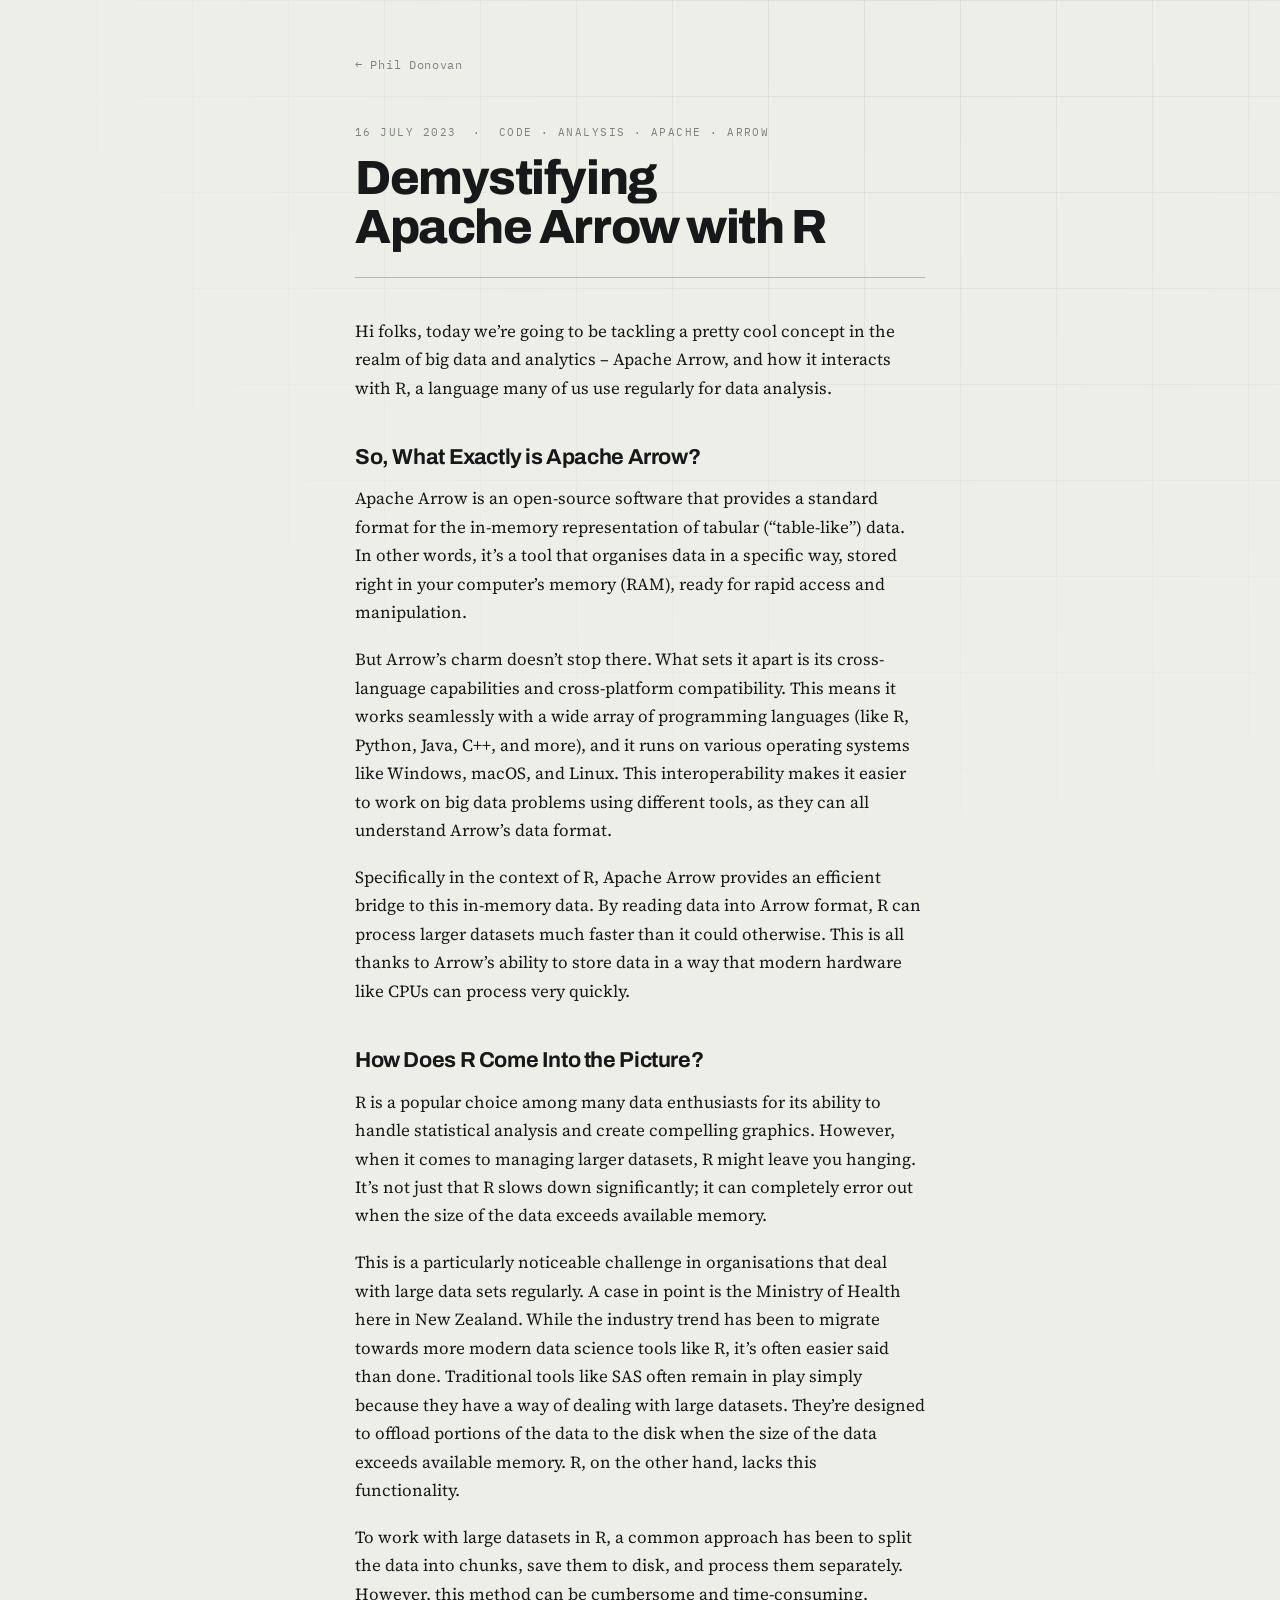
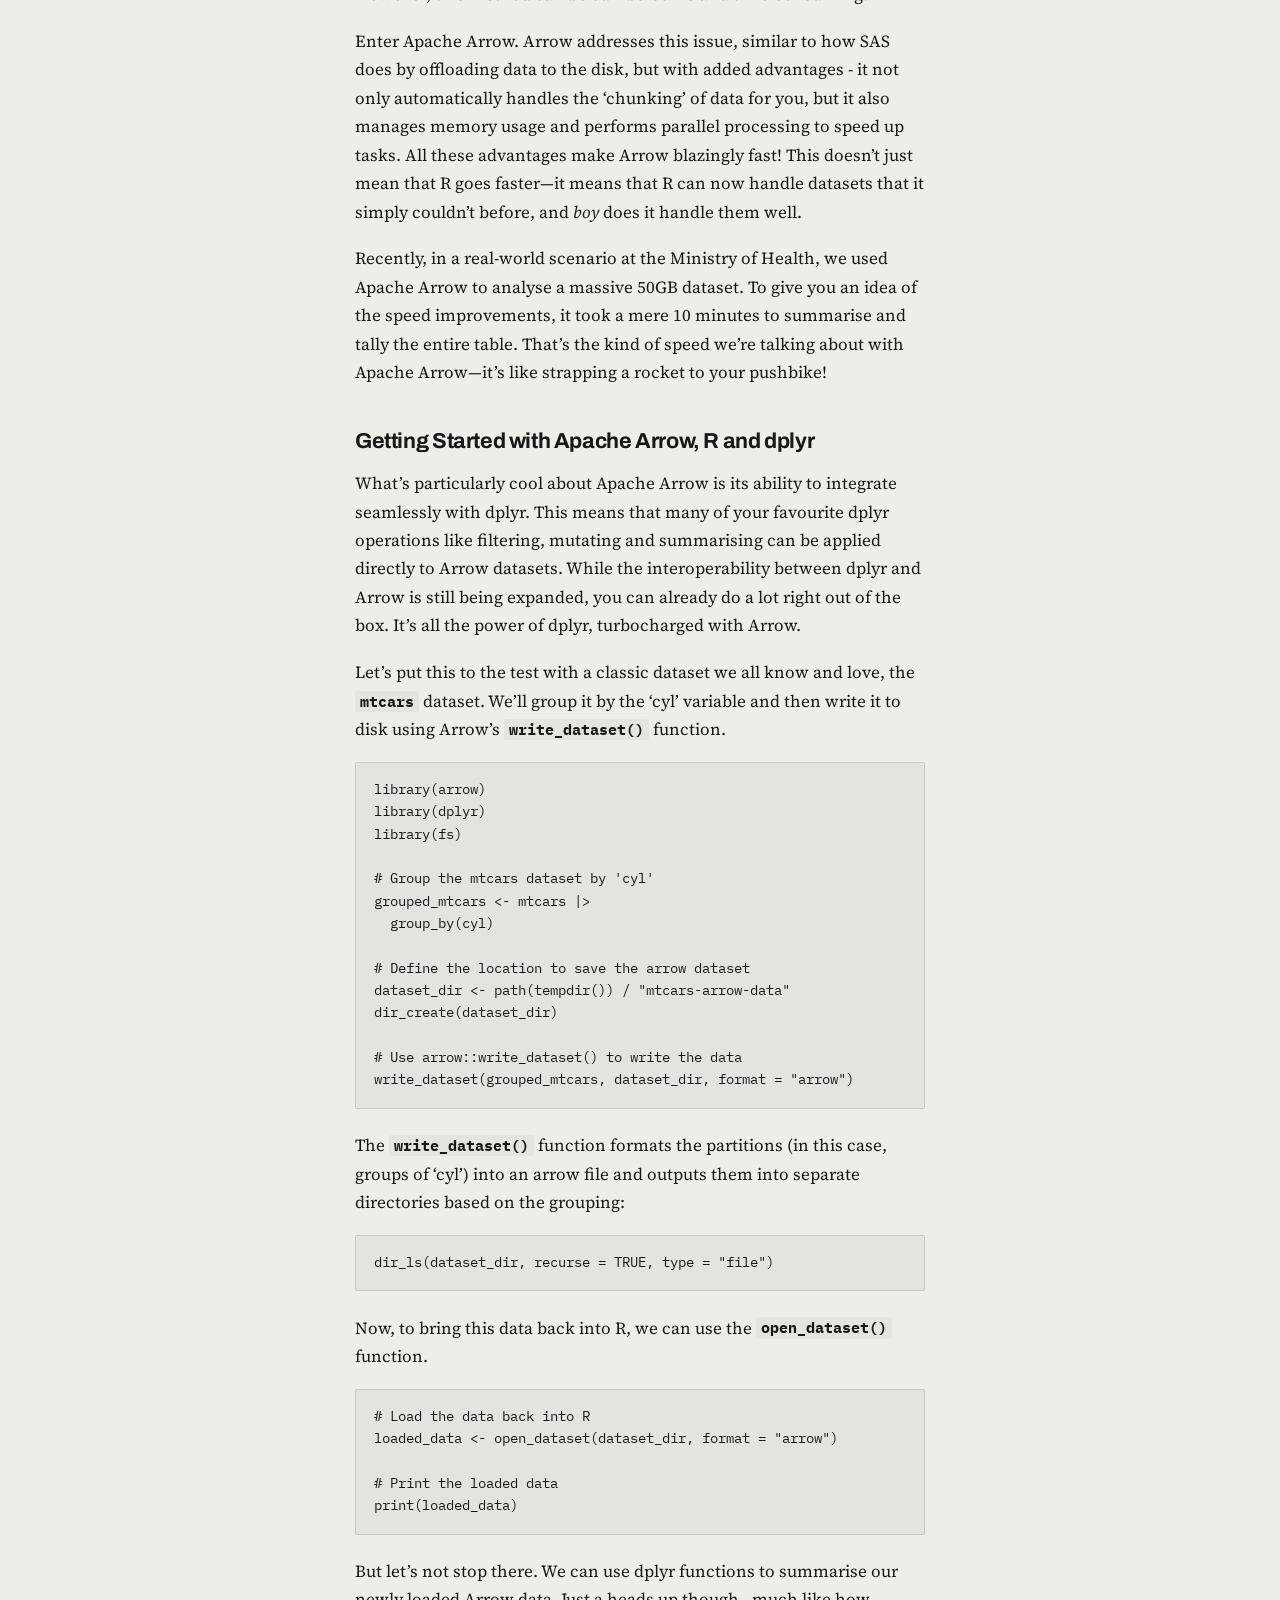
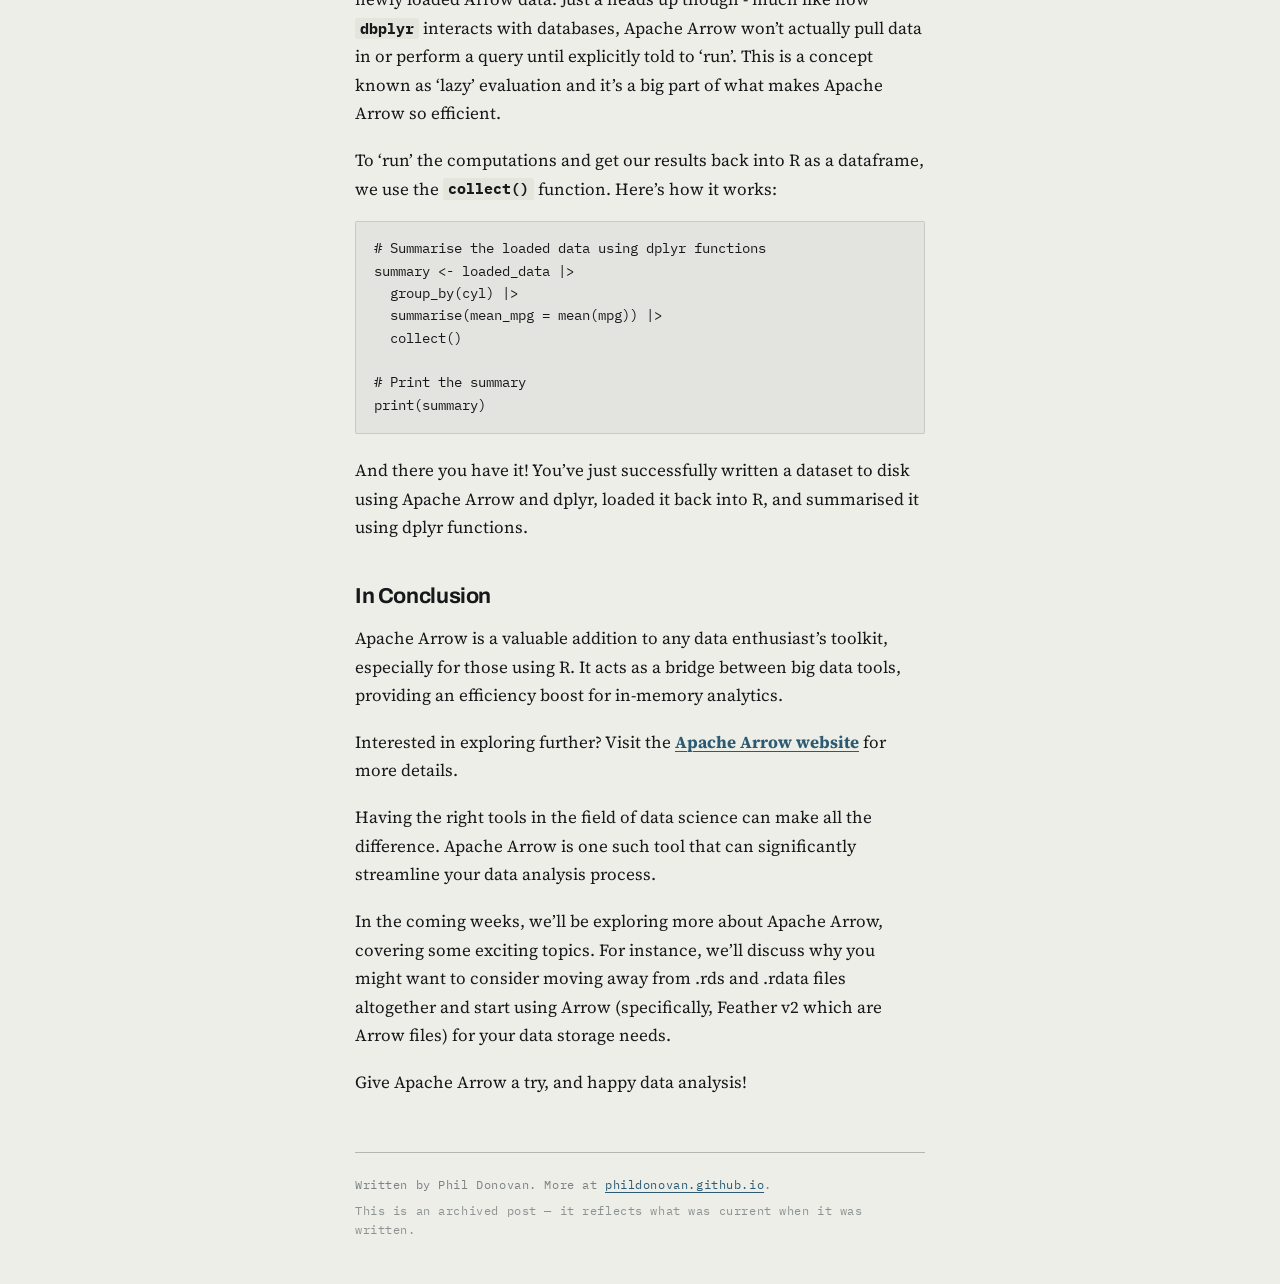
<file: writing/demystifying-apache-arrow/index.html>
<!doctype html>
<html lang="en-NZ">
<head>
<meta charset="utf-8">
<meta name="viewport" content="width=device-width, initial-scale=1">
<!-- pagetitle is the plain-text title. Demystifying Apache Arrow with R carries inline markup, so it is
     only safe inside the page body, never in an attribute or the head. -->
<title>Demystifying Apache Arrow with R — Phil Donovan</title>

<meta name="author" content="Phil Donovan">

<meta property="og:type" content="article">
<meta property="og:title" content="Demystifying Apache Arrow with R">

<meta name="twitter:card" content="summary">

<link rel="icon" href="../../favicon.svg" type="image/svg+xml">
<link rel="preconnect" href="https://fonts.googleapis.com">
<link rel="preconnect" href="https://fonts.gstatic.com" crossorigin>
<link href="https://fonts.googleapis.com/css2?family=Archivo:wght@400;500;600;700;800&family=IBM+Plex+Mono:wght@400;500&family=Source+Serif+4:opsz,wght@8..60,400;8..60,600&display=swap" rel="stylesheet">
<link rel="stylesheet" href="../../styles.css">
</head>
<body class="post-page">

<a class="skip" href="#main">Skip to content</a>

<main id="main" class="post">

  <nav class="post__back">
    <a href="../../">← Phil Donovan</a>
  </nav>

  <header class="post__head">
    <p class="eyebrow">
      <time datetime="2023-07-16">16 July 2023</time>
      &nbsp;·&nbsp; code · analysis · apache · arrow
    </p>
    <h1 class="post__title">Demystifying Apache Arrow with R</h1>
    
  </header>

  <article class="prose">
<p>Hi folks, today we’re going to be tackling a pretty cool concept in the realm of big data and analytics – Apache Arrow, and how it interacts with R, a language many of us use regularly for data analysis.</p>
<h2 id="so-what-exactly-is-apache-arrow">So, What Exactly is Apache Arrow?</h2>
<p>Apache Arrow is an open-source software that provides a standard format for the in-memory representation of tabular (“table-like”) data. In other words, it’s a tool that organises data in a specific way, stored right in your computer’s memory (RAM), ready for rapid access and manipulation.</p>
<p>But Arrow’s charm doesn’t stop there. What sets it apart is its cross-language capabilities and cross-platform compatibility. This means it works seamlessly with a wide array of programming languages (like R, Python, Java, C++, and more), and it runs on various operating systems like Windows, macOS, and Linux. This interoperability makes it easier to work on big data problems using different tools, as they can all understand Arrow’s data format.</p>
<p>Specifically in the context of R, Apache Arrow provides an efficient bridge to this in-memory data. By reading data into Arrow format, R can process larger datasets much faster than it could otherwise. This is all thanks to Arrow’s ability to store data in a way that modern hardware like CPUs can process very quickly.</p>
<h2 id="how-does-r-come-into-the-picture">How Does R Come Into the Picture?</h2>
<p>R is a popular choice among many data enthusiasts for its ability to handle statistical analysis and create compelling graphics. However, when it comes to managing larger datasets, R might leave you hanging. It’s not just that R slows down significantly; it can completely error out when the size of the data exceeds available memory.</p>
<p>This is a particularly noticeable challenge in organisations that deal with large data sets regularly. A case in point is the Ministry of Health here in New Zealand. While the industry trend has been to migrate towards more modern data science tools like R, it’s often easier said than done. Traditional tools like SAS often remain in play simply because they have a way of dealing with large datasets. They’re designed to offload portions of the data to the disk when the size of the data exceeds available memory. R, on the other hand, lacks this functionality.</p>
<p>To work with large datasets in R, a common approach has been to split the data into chunks, save them to disk, and process them separately. However, this method can be cumbersome and time-consuming.</p>
<p>Enter Apache Arrow. Arrow addresses this issue, similar to how SAS does by offloading data to the disk, but with added advantages - it not only automatically handles the ‘chunking’ of data for you, but it also manages memory usage and performs parallel processing to speed up tasks. All these advantages make Arrow blazingly fast! This doesn’t just mean that R goes faster—it means that R can now handle datasets that it simply couldn’t before, and <em>boy</em> does it handle them well.</p>
<p>Recently, in a real-world scenario at the Ministry of Health, we used Apache Arrow to analyse a massive 50GB dataset. To give you an idea of the speed improvements, it took a mere 10 minutes to summarise and tally the entire table. That’s the kind of speed we’re talking about with Apache Arrow—it’s like strapping a rocket to your pushbike!</p>
<h2 id="getting-started-with-apache-arrow-r-and-dplyr">Getting Started with Apache Arrow, R and dplyr</h2>
<p>What’s particularly cool about Apache Arrow is its ability to integrate seamlessly with dplyr. This means that many of your favourite dplyr operations like filtering, mutating and summarising can be applied directly to Arrow datasets. While the interoperability between dplyr and Arrow is still being expanded, you can already do a lot right out of the box. It’s all the power of dplyr, turbocharged with Arrow.</p>
<p>Let’s put this to the test with a classic dataset we all know and love, the <strong><code>mtcars</code></strong> dataset. We’ll group it by the ‘cyl’ variable and then write it to disk using Arrow’s <strong><code>write_dataset()</code></strong> function.</p>
<div class="sourceCode" id="cb1"><pre class="sourceCode r"><code class="sourceCode r"><span id="cb1-1"><a href="#cb1-1" aria-hidden="true" tabindex="-1"></a><span class="fu">library</span>(arrow)</span>
<span id="cb1-2"><a href="#cb1-2" aria-hidden="true" tabindex="-1"></a><span class="fu">library</span>(dplyr)</span>
<span id="cb1-3"><a href="#cb1-3" aria-hidden="true" tabindex="-1"></a><span class="fu">library</span>(fs)</span>
<span id="cb1-4"><a href="#cb1-4" aria-hidden="true" tabindex="-1"></a></span>
<span id="cb1-5"><a href="#cb1-5" aria-hidden="true" tabindex="-1"></a><span class="co"># Group the mtcars dataset by &#39;cyl&#39;</span></span>
<span id="cb1-6"><a href="#cb1-6" aria-hidden="true" tabindex="-1"></a>grouped_mtcars <span class="ot">&lt;-</span> mtcars <span class="sc">|&gt;</span></span>
<span id="cb1-7"><a href="#cb1-7" aria-hidden="true" tabindex="-1"></a>  <span class="fu">group_by</span>(cyl)</span>
<span id="cb1-8"><a href="#cb1-8" aria-hidden="true" tabindex="-1"></a></span>
<span id="cb1-9"><a href="#cb1-9" aria-hidden="true" tabindex="-1"></a><span class="co"># Define the location to save the arrow dataset</span></span>
<span id="cb1-10"><a href="#cb1-10" aria-hidden="true" tabindex="-1"></a>dataset_dir <span class="ot">&lt;-</span> <span class="fu">path</span>(<span class="fu">tempdir</span>()) <span class="sc">/</span> <span class="st">&quot;mtcars-arrow-data&quot;</span></span>
<span id="cb1-11"><a href="#cb1-11" aria-hidden="true" tabindex="-1"></a><span class="fu">dir_create</span>(dataset_dir)</span>
<span id="cb1-12"><a href="#cb1-12" aria-hidden="true" tabindex="-1"></a></span>
<span id="cb1-13"><a href="#cb1-13" aria-hidden="true" tabindex="-1"></a><span class="co"># Use arrow::write_dataset() to write the data</span></span>
<span id="cb1-14"><a href="#cb1-14" aria-hidden="true" tabindex="-1"></a><span class="fu">write_dataset</span>(grouped_mtcars, dataset_dir, <span class="at">format =</span> <span class="st">&quot;arrow&quot;</span>)</span></code></pre></div>
<p>The <strong><code>write_dataset()</code></strong> function formats the partitions (in this case, groups of ‘cyl’) into an arrow file and outputs them into separate directories based on the grouping:</p>
<div class="sourceCode" id="cb2"><pre class="sourceCode r"><code class="sourceCode r"><span id="cb2-1"><a href="#cb2-1" aria-hidden="true" tabindex="-1"></a><span class="fu">dir_ls</span>(dataset_dir, <span class="at">recurse =</span> <span class="cn">TRUE</span>, <span class="at">type =</span> <span class="st">&quot;file&quot;</span>) </span></code></pre></div>
<p>Now, to bring this data back into R, we can use the <strong><code>open_dataset()</code></strong> function.</p>
<div class="sourceCode" id="cb3"><pre class="sourceCode r"><code class="sourceCode r"><span id="cb3-1"><a href="#cb3-1" aria-hidden="true" tabindex="-1"></a><span class="co"># Load the data back into R</span></span>
<span id="cb3-2"><a href="#cb3-2" aria-hidden="true" tabindex="-1"></a>loaded_data <span class="ot">&lt;-</span> <span class="fu">open_dataset</span>(dataset_dir, <span class="at">format =</span> <span class="st">&quot;arrow&quot;</span>)</span>
<span id="cb3-3"><a href="#cb3-3" aria-hidden="true" tabindex="-1"></a></span>
<span id="cb3-4"><a href="#cb3-4" aria-hidden="true" tabindex="-1"></a><span class="co"># Print the loaded data</span></span>
<span id="cb3-5"><a href="#cb3-5" aria-hidden="true" tabindex="-1"></a><span class="fu">print</span>(loaded_data)</span></code></pre></div>
<p>But let’s not stop there. We can use dplyr functions to summarise our newly loaded Arrow data. Just a heads up though - much like how <strong><code>dbplyr</code></strong> interacts with databases, Apache Arrow won’t actually pull data in or perform a query until explicitly told to ‘run’. This is a concept known as ‘lazy’ evaluation and it’s a big part of what makes Apache Arrow so efficient.</p>
<p>To ‘run’ the computations and get our results back into R as a dataframe, we use the <strong><code>collect()</code></strong> function. Here’s how it works:</p>
<div class="sourceCode" id="cb4"><pre class="sourceCode r"><code class="sourceCode r"><span id="cb4-1"><a href="#cb4-1" aria-hidden="true" tabindex="-1"></a><span class="co"># Summarise the loaded data using dplyr functions</span></span>
<span id="cb4-2"><a href="#cb4-2" aria-hidden="true" tabindex="-1"></a>summary <span class="ot">&lt;-</span> loaded_data <span class="sc">|&gt;</span></span>
<span id="cb4-3"><a href="#cb4-3" aria-hidden="true" tabindex="-1"></a>  <span class="fu">group_by</span>(cyl) <span class="sc">|&gt;</span></span>
<span id="cb4-4"><a href="#cb4-4" aria-hidden="true" tabindex="-1"></a>  <span class="fu">summarise</span>(<span class="at">mean_mpg =</span> <span class="fu">mean</span>(mpg)) <span class="sc">|&gt;</span></span>
<span id="cb4-5"><a href="#cb4-5" aria-hidden="true" tabindex="-1"></a>  <span class="fu">collect</span>()</span>
<span id="cb4-6"><a href="#cb4-6" aria-hidden="true" tabindex="-1"></a></span>
<span id="cb4-7"><a href="#cb4-7" aria-hidden="true" tabindex="-1"></a><span class="co"># Print the summary</span></span>
<span id="cb4-8"><a href="#cb4-8" aria-hidden="true" tabindex="-1"></a><span class="fu">print</span>(summary)</span></code></pre></div>
<p>And there you have it! You’ve just successfully written a dataset to disk using Apache Arrow and dplyr, loaded it back into R, and summarised it using dplyr functions.</p>
<h2 id="in-conclusion">In Conclusion</h2>
<p>Apache Arrow is a valuable addition to any data enthusiast’s toolkit, especially for those using R. It acts as a bridge between big data tools, providing an efficiency boost for in-memory analytics.</p>
<p>Interested in exploring further? Visit the <a href="https://arrow.apache.org/"><strong>Apache Arrow website</strong></a> for more details.</p>
<p>Having the right tools in the field of data science can make all the difference. Apache Arrow is one such tool that can significantly streamline your data analysis process.</p>
<p>In the coming weeks, we’ll be exploring more about Apache Arrow, covering some exciting topics. For instance, we’ll discuss why you might want to consider moving away from .rds and .rdata files altogether and start using Arrow (specifically, Feather v2 which are Arrow files) for your data storage needs.</p>
<p>Give Apache Arrow a try, and happy data analysis!</p>
  </article>

  <footer class="post__foot">
    <p>
      Written by Phil Donovan. More at
      <a href="../../">phildonovan.github.io</a>.
    </p>
    <p class="post__stale">
      This is an archived post — it reflects what was current when it was written.
    </p>
  </footer>

</main>

</body>
</html>
</file>
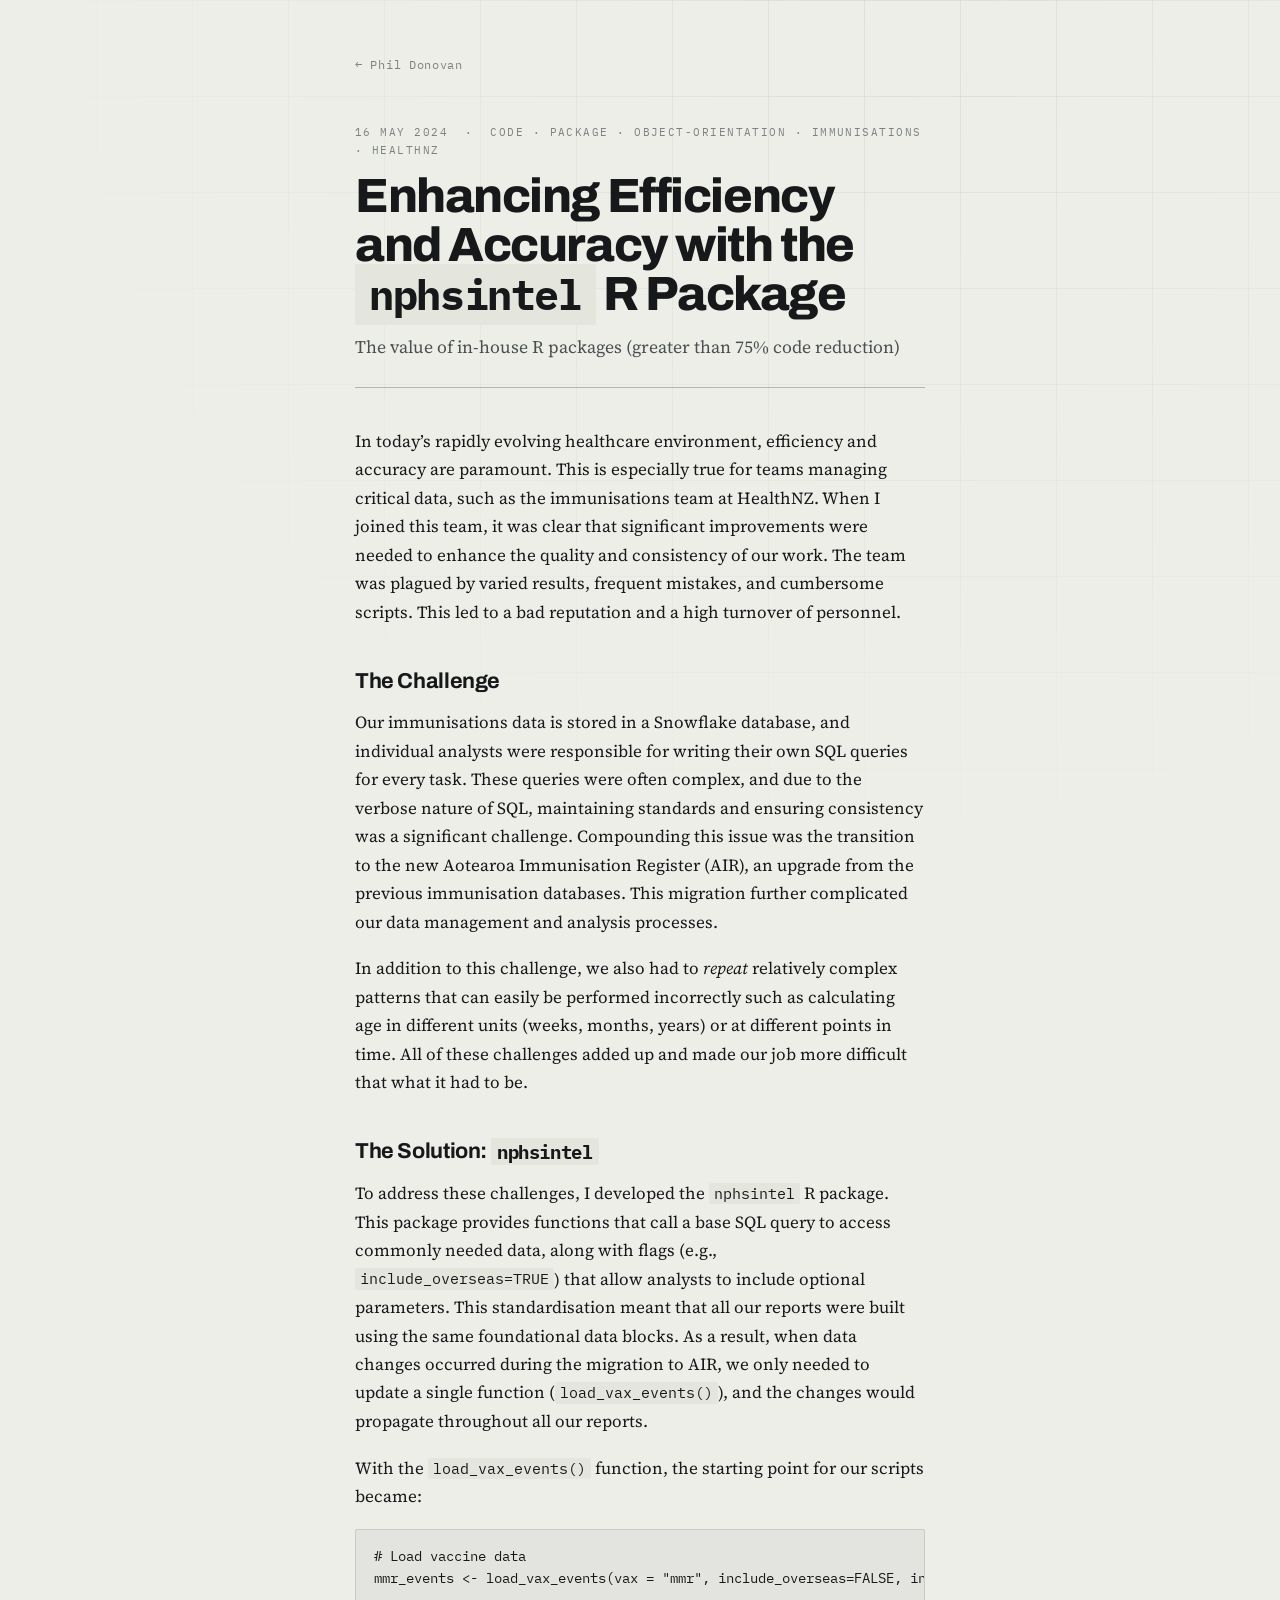
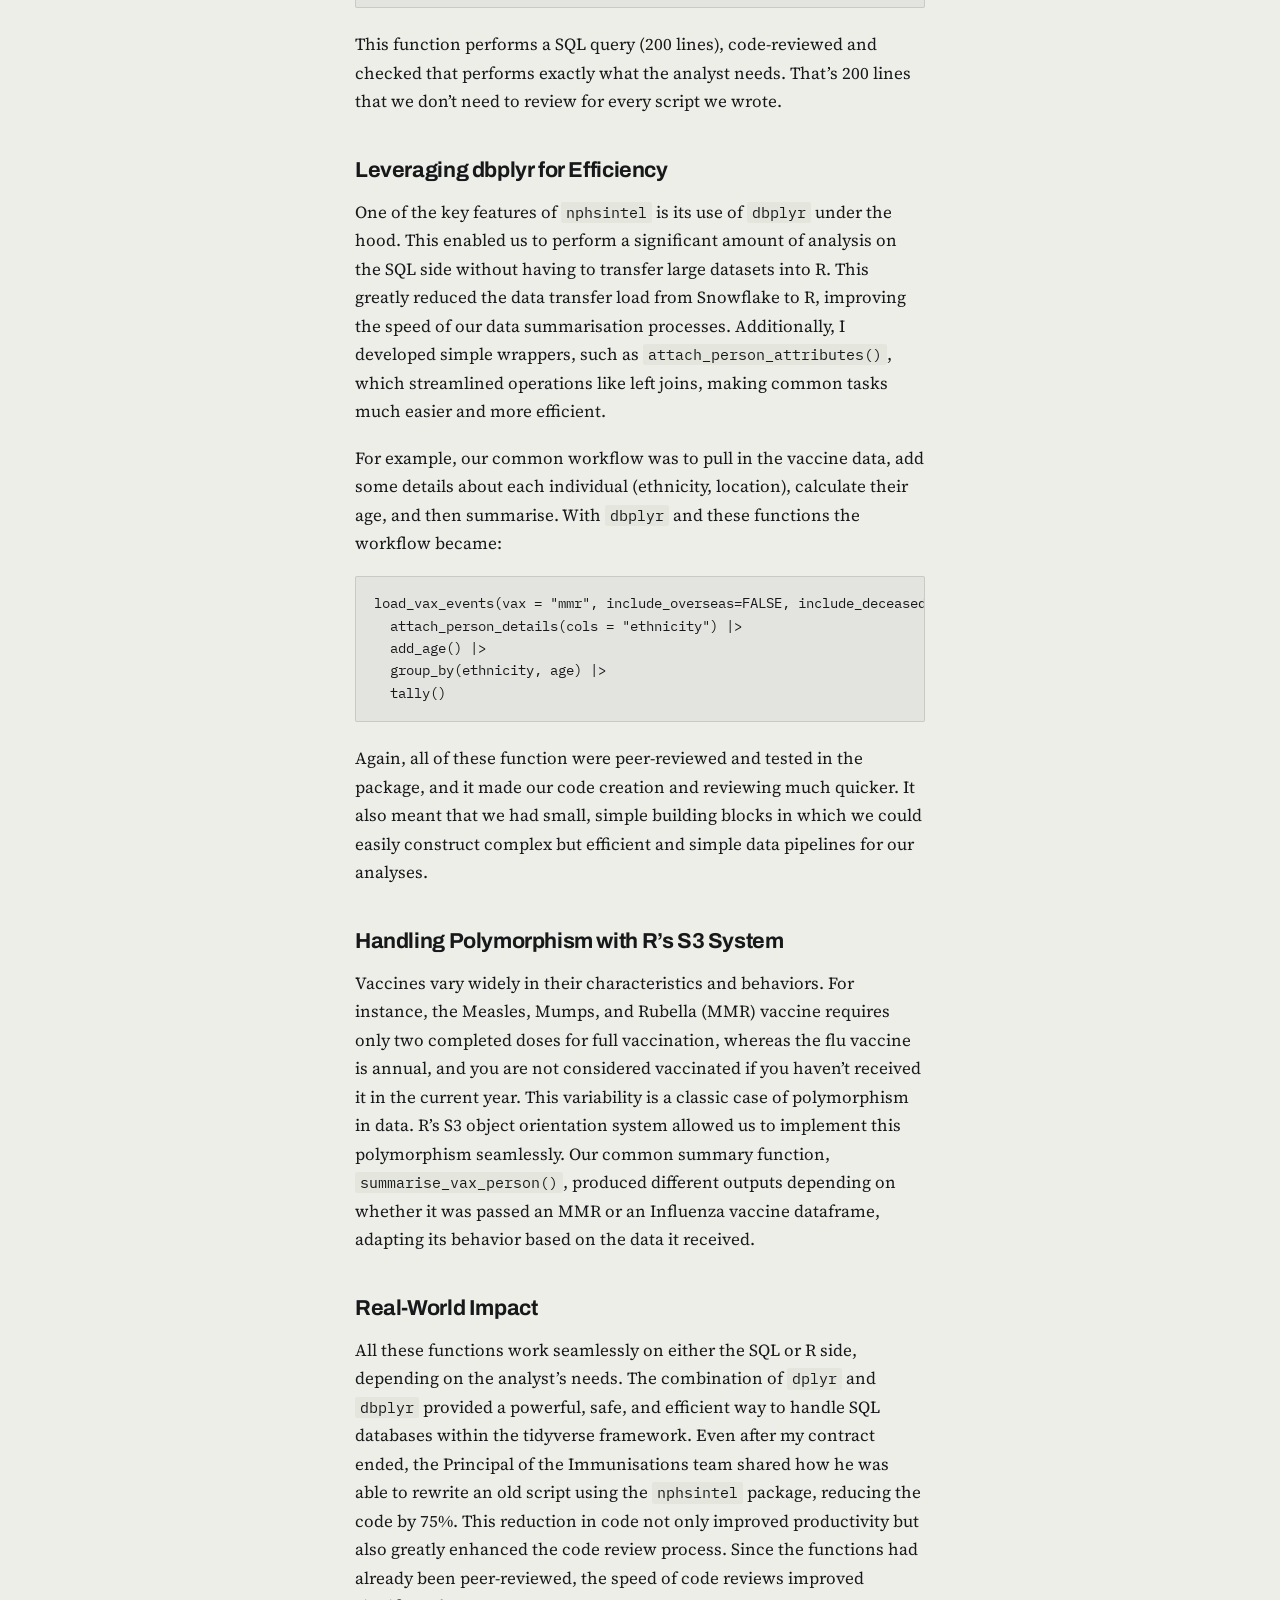
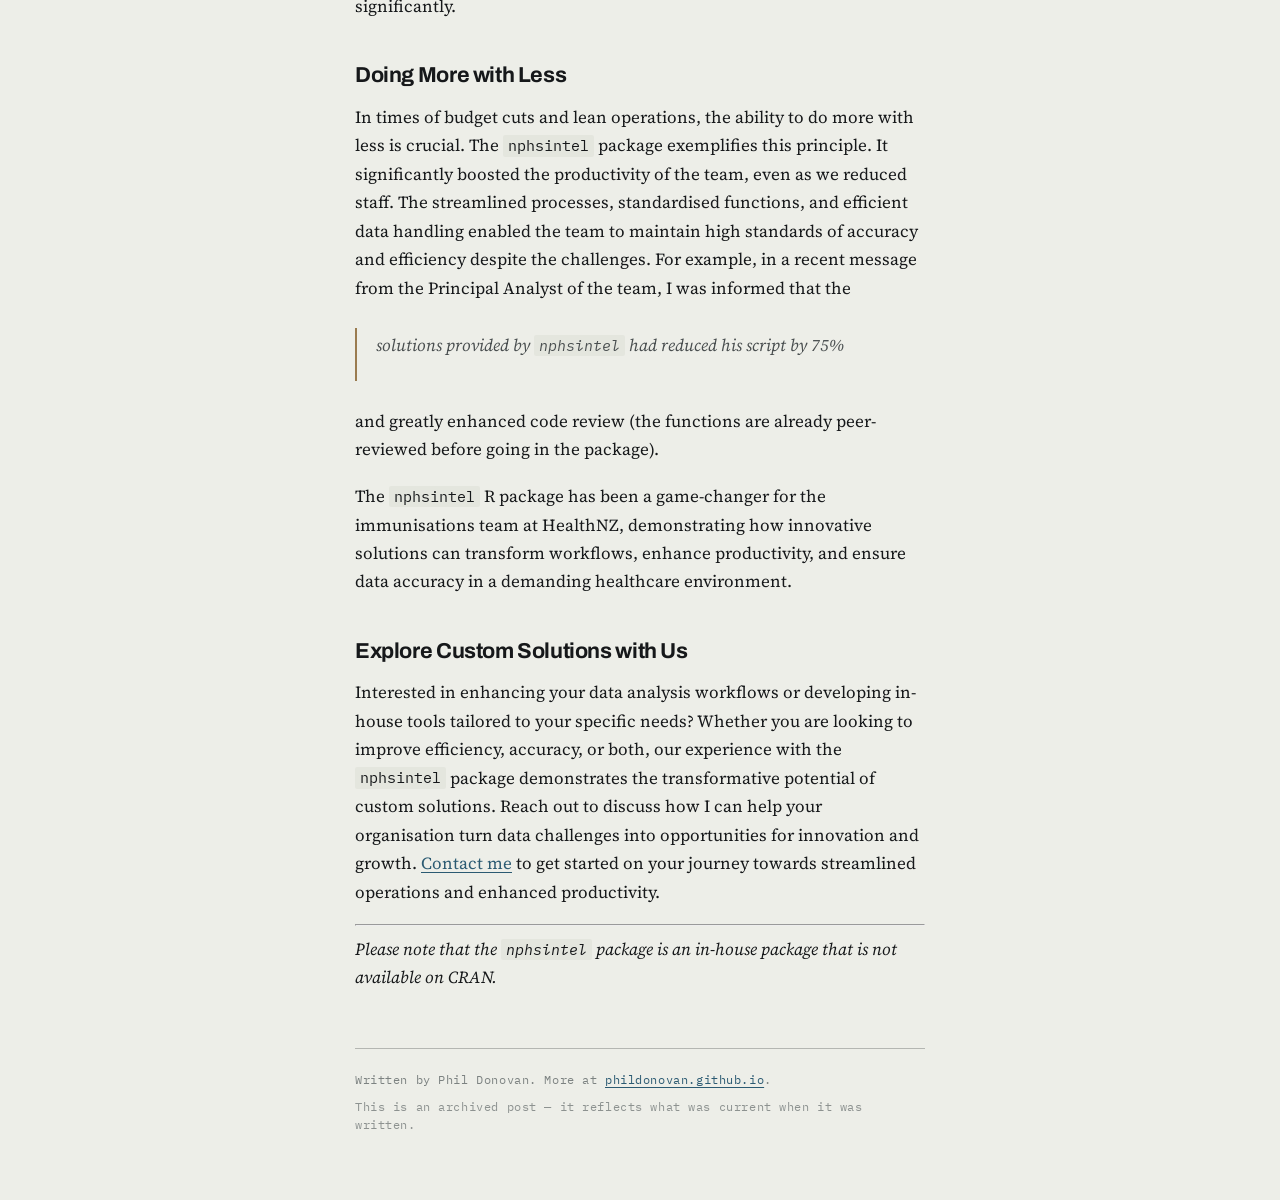
<file: writing/nphsintel-package/index.html>
<!doctype html>
<html lang="en-NZ">
<head>
<meta charset="utf-8">
<meta name="viewport" content="width=device-width, initial-scale=1">
<!-- pagetitle is the plain-text title. Enhancing Efficiency and Accuracy with the <code>nphsintel</code> R Package carries inline markup, so it is
     only safe inside the page body, never in an attribute or the head. -->
<title>Enhancing Efficiency and Accuracy with the nphsintel R Package — Phil Donovan</title>

<meta name="author" content="Phil Donovan">

<meta property="og:type" content="article">
<meta property="og:title" content="Enhancing Efficiency and Accuracy with the nphsintel R Package">

<meta name="twitter:card" content="summary">

<link rel="icon" href="../../favicon.svg" type="image/svg+xml">
<link rel="preconnect" href="https://fonts.googleapis.com">
<link rel="preconnect" href="https://fonts.gstatic.com" crossorigin>
<link href="https://fonts.googleapis.com/css2?family=Archivo:wght@400;500;600;700;800&family=IBM+Plex+Mono:wght@400;500&family=Source+Serif+4:opsz,wght@8..60,400;8..60,600&display=swap" rel="stylesheet">
<link rel="stylesheet" href="../../styles.css">
</head>
<body class="post-page">

<a class="skip" href="#main">Skip to content</a>

<main id="main" class="post">

  <nav class="post__back">
    <a href="../../">← Phil Donovan</a>
  </nav>

  <header class="post__head">
    <p class="eyebrow">
      <time datetime="2024-05-16">16 May 2024</time>
      &nbsp;·&nbsp; code · package · object-orientation · immunisations · healthnz
    </p>
    <h1 class="post__title">Enhancing Efficiency and Accuracy with the <code>nphsintel</code> R Package</h1>
    <p class="post__subtitle">The value of in-house R packages (greater than 75% code reduction)</p>
  </header>

  <article class="prose">
<p>In today’s rapidly evolving healthcare environment, efficiency and accuracy are paramount. This is especially true for teams managing critical data, such as the immunisations team at HealthNZ. When I joined this team, it was clear that significant improvements were needed to enhance the quality and consistency of our work. The team was plagued by varied results, frequent mistakes, and cumbersome scripts. This led to a bad reputation and a high turnover of personnel.</p>
<h2 id="the-challenge">The Challenge</h2>
<p>Our immunisations data is stored in a Snowflake database, and individual analysts were responsible for writing their own SQL queries for every task. These queries were often complex, and due to the verbose nature of SQL, maintaining standards and ensuring consistency was a significant challenge. Compounding this issue was the transition to the new Aotearoa Immunisation Register (AIR), an upgrade from the previous immunisation databases. This migration further complicated our data management and analysis processes.</p>
<p>In addition to this challenge, we also had to <em>repeat</em> relatively complex patterns that can easily be performed incorrectly such as calculating age in different units (weeks, months, years) or at different points in time. All of these challenges added up and made our job more difficult that what it had to be.</p>
<h2 id="the-solution-nphsintel">The Solution: <code>nphsintel</code></h2>
<p>To address these challenges, I developed the <code>nphsintel</code> R package. This package provides functions that call a base SQL query to access commonly needed data, along with flags (e.g., <code>include_overseas=TRUE</code>) that allow analysts to include optional parameters. This standardisation meant that all our reports were built using the same foundational data blocks. As a result, when data changes occurred during the migration to AIR, we only needed to update a single function (<code>load_vax_events()</code>), and the changes would propagate throughout all our reports.</p>
<p>With the <code>load_vax_events()</code> function, the starting point for our scripts became:</p>
<div class="sourceCode" id="cb1"><pre class="sourceCode r"><code class="sourceCode r"><span id="cb1-1"><a href="#cb1-1" aria-hidden="true" tabindex="-1"></a><span class="co"># Load vaccine data</span></span>
<span id="cb1-2"><a href="#cb1-2" aria-hidden="true" tabindex="-1"></a>mmr_events <span class="ot">&lt;-</span> <span class="fu">load_vax_events</span>(<span class="at">vax =</span> <span class="st">&quot;mmr&quot;</span>, <span class="at">include_overseas=</span><span class="cn">FALSE</span>, <span class="at">include_deceased=</span><span class="cn">FALSE</span>)</span></code></pre></div>
<p>This function performs a SQL query (200 lines), code-reviewed and checked that performs exactly what the analyst needs. That’s 200 lines that we don’t need to review for every script we wrote.</p>
<h2 id="leveraging-dbplyr-for-efficiency">Leveraging dbplyr for Efficiency</h2>
<p>One of the key features of <code>nphsintel</code> is its use of <code>dbplyr</code> under the hood. This enabled us to perform a significant amount of analysis on the SQL side without having to transfer large datasets into R. This greatly reduced the data transfer load from Snowflake to R, improving the speed of our data summarisation processes. Additionally, I developed simple wrappers, such as <code>attach_person_attributes()</code>, which streamlined operations like left joins, making common tasks much easier and more efficient.</p>
<p>For example, our common workflow was to pull in the vaccine data, add some details about each individual (ethnicity, location), calculate their age, and then summarise. With <code>dbplyr</code> and these functions the workflow became:</p>
<div class="sourceCode" id="cb2"><pre class="sourceCode r"><code class="sourceCode r"><span id="cb2-1"><a href="#cb2-1" aria-hidden="true" tabindex="-1"></a><span class="fu">load_vax_events</span>(<span class="at">vax =</span> <span class="st">&quot;mmr&quot;</span>, <span class="at">include_overseas=</span><span class="cn">FALSE</span>, <span class="at">include_deceased=</span><span class="cn">FALSE</span>) <span class="sc">|&gt;</span> </span>
<span id="cb2-2"><a href="#cb2-2" aria-hidden="true" tabindex="-1"></a>  <span class="fu">attach_person_details</span>(<span class="at">cols =</span> <span class="st">&quot;ethnicity&quot;</span>) <span class="sc">|&gt;</span> </span>
<span id="cb2-3"><a href="#cb2-3" aria-hidden="true" tabindex="-1"></a>  <span class="fu">add_age</span>() <span class="sc">|&gt;</span> </span>
<span id="cb2-4"><a href="#cb2-4" aria-hidden="true" tabindex="-1"></a>  <span class="fu">group_by</span>(ethnicity, age) <span class="sc">|&gt;</span> </span>
<span id="cb2-5"><a href="#cb2-5" aria-hidden="true" tabindex="-1"></a>  <span class="fu">tally</span>()</span></code></pre></div>
<p>Again, all of these function were peer-reviewed and tested in the package, and it made our code creation and reviewing much quicker. It also meant that we had small, simple building blocks in which we could easily construct complex but efficient and simple data pipelines for our analyses.</p>
<h2 id="handling-polymorphism-with-rs-s3-system">Handling Polymorphism with R’s S3 System</h2>
<p>Vaccines vary widely in their characteristics and behaviors. For instance, the Measles, Mumps, and Rubella (MMR) vaccine requires only two completed doses for full vaccination, whereas the flu vaccine is annual, and you are not considered vaccinated if you haven’t received it in the current year. This variability is a classic case of polymorphism in data. R’s S3 object orientation system allowed us to implement this polymorphism seamlessly. Our common summary function, <code>summarise_vax_person()</code>, produced different outputs depending on whether it was passed an MMR or an Influenza vaccine dataframe, adapting its behavior based on the data it received.</p>
<h2 id="real-world-impact">Real-World Impact</h2>
<p>All these functions work seamlessly on either the SQL or R side, depending on the analyst’s needs. The combination of <code>dplyr</code> and <code>dbplyr</code> provided a powerful, safe, and efficient way to handle SQL databases within the tidyverse framework. Even after my contract ended, the Principal of the Immunisations team shared how he was able to rewrite an old script using the <code>nphsintel</code> package, reducing the code by 75%. This reduction in code not only improved productivity but also greatly enhanced the code review process. Since the functions had already been peer-reviewed, the speed of code reviews improved significantly.</p>
<h2 id="doing-more-with-less">Doing More with Less</h2>
<p>In times of budget cuts and lean operations, the ability to do more with less is crucial. The <code>nphsintel</code> package exemplifies this principle. It significantly boosted the productivity of the team, even as we reduced staff. The streamlined processes, standardised functions, and efficient data handling enabled the team to maintain high standards of accuracy and efficiency despite the challenges. For example, in a recent message from the Principal Analyst of the team, I was informed that the</p>
<blockquote>
<p>solutions provided by <code>nphsintel</code> had reduced his script by 75%</p>
</blockquote>
<p>and greatly enhanced code review (the functions are already peer-reviewed before going in the package).</p>
<p>The <code>nphsintel</code> R package has been a game-changer for the immunisations team at HealthNZ, demonstrating how innovative solutions can transform workflows, enhance productivity, and ensure data accuracy in a demanding healthcare environment.</p>
<h2 id="explore-custom-solutions-with-us">Explore Custom Solutions with Us</h2>
<p>Interested in enhancing your data analysis workflows or developing in-house tools tailored to your specific needs? Whether you are looking to improve efficiency, accuracy, or both, our experience with the <code>nphsintel</code> package demonstrates the transformative potential of custom solutions. Reach out to discuss how I can help your organisation turn data challenges into opportunities for innovation and growth. <a href="mailto:phildonovan99@protonmail.com">Contact me</a> to get started on your journey towards streamlined operations and enhanced productivity.</p>
<hr />
<p><em>Please note that the <code>nphsintel</code> package is an in-house package that is not available on CRAN.</em></p>
  </article>

  <footer class="post__foot">
    <p>
      Written by Phil Donovan. More at
      <a href="../../">phildonovan.github.io</a>.
    </p>
    <p class="post__stale">
      This is an archived post — it reflects what was current when it was written.
    </p>
  </footer>

</main>

</body>
</html>
</file>
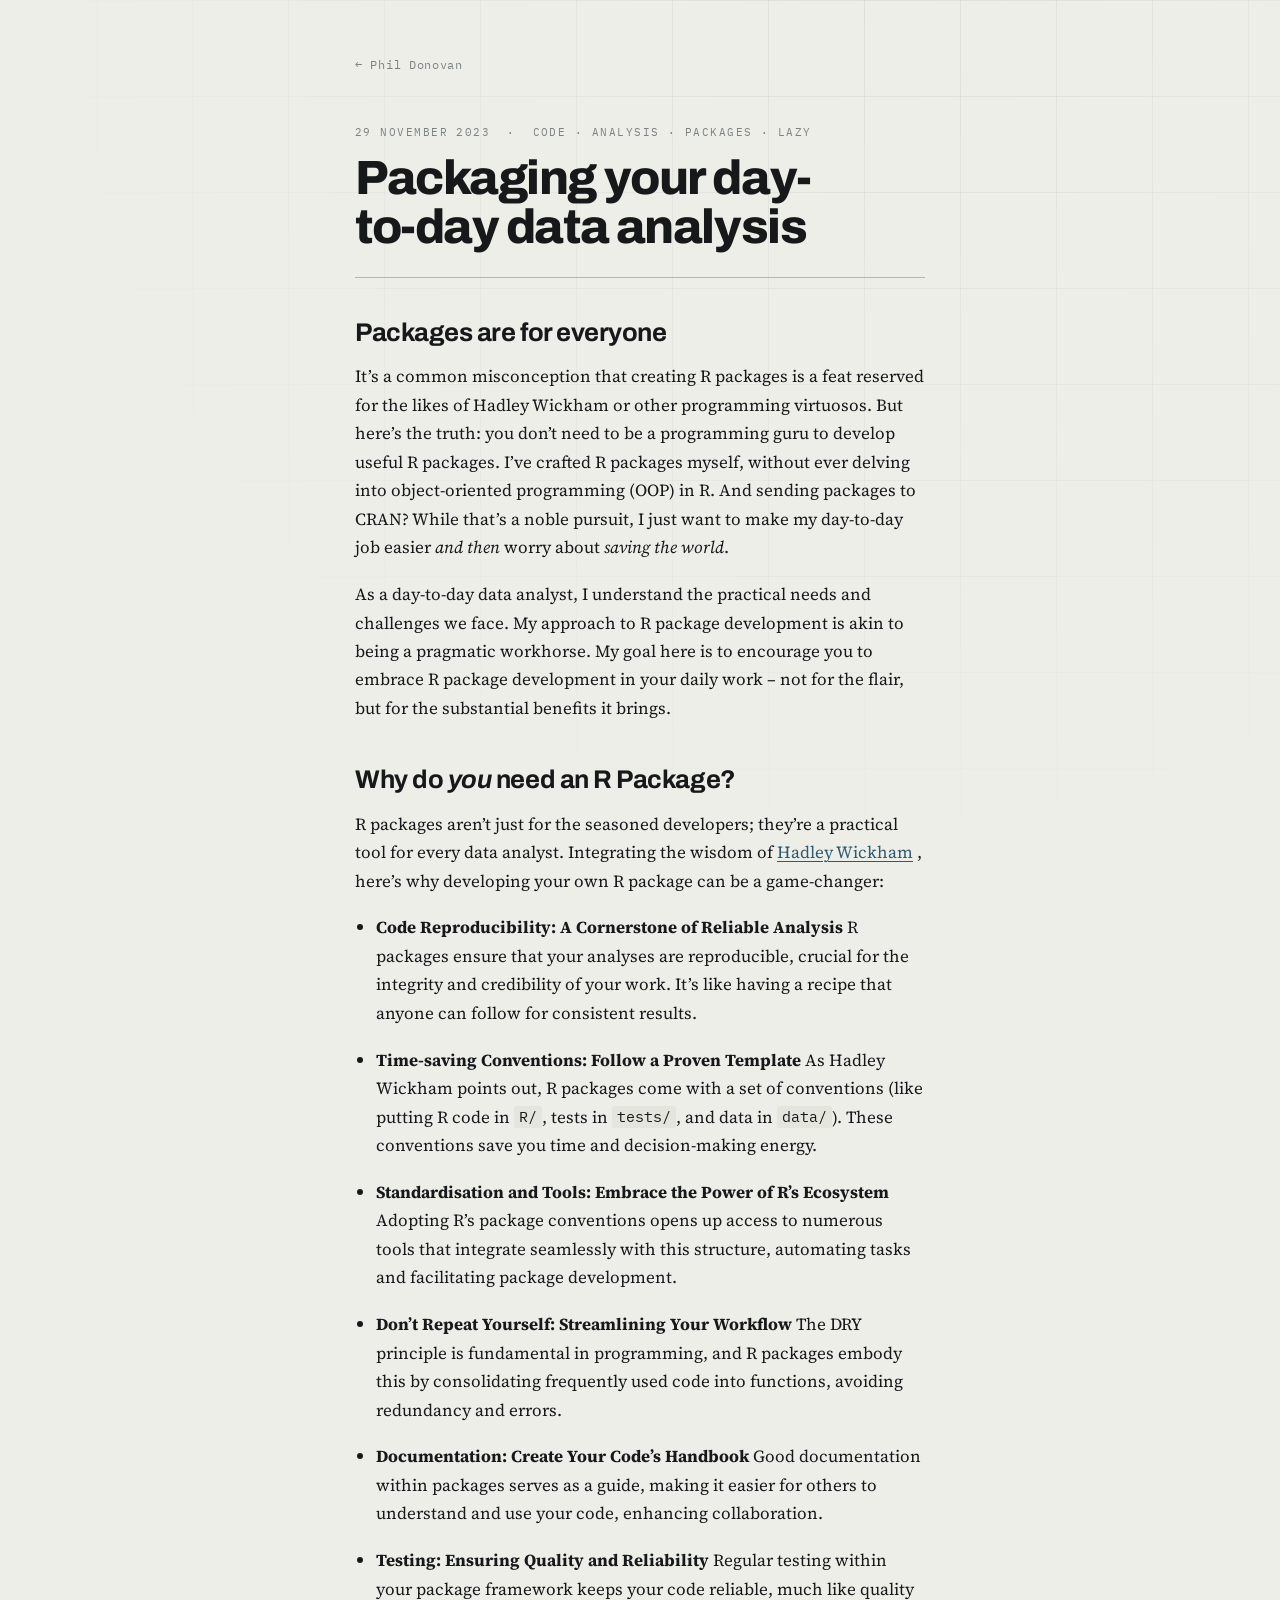
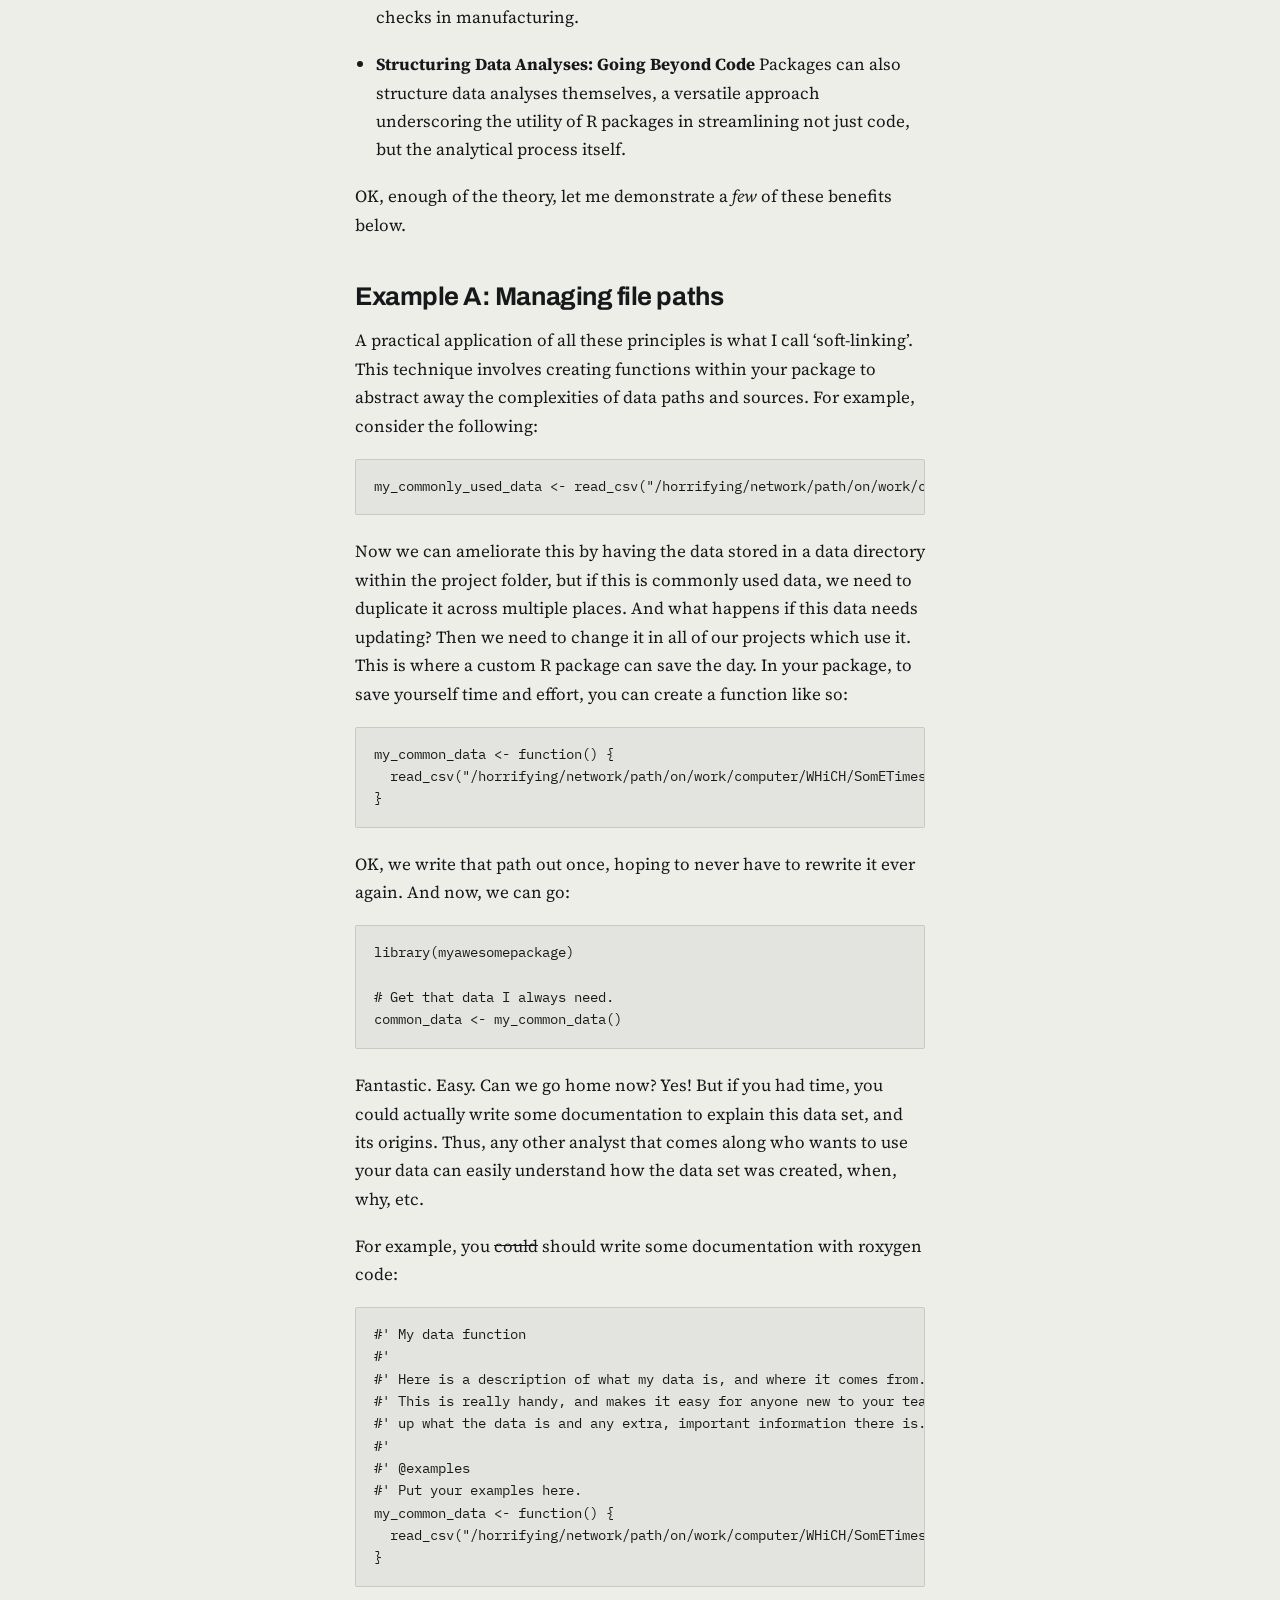
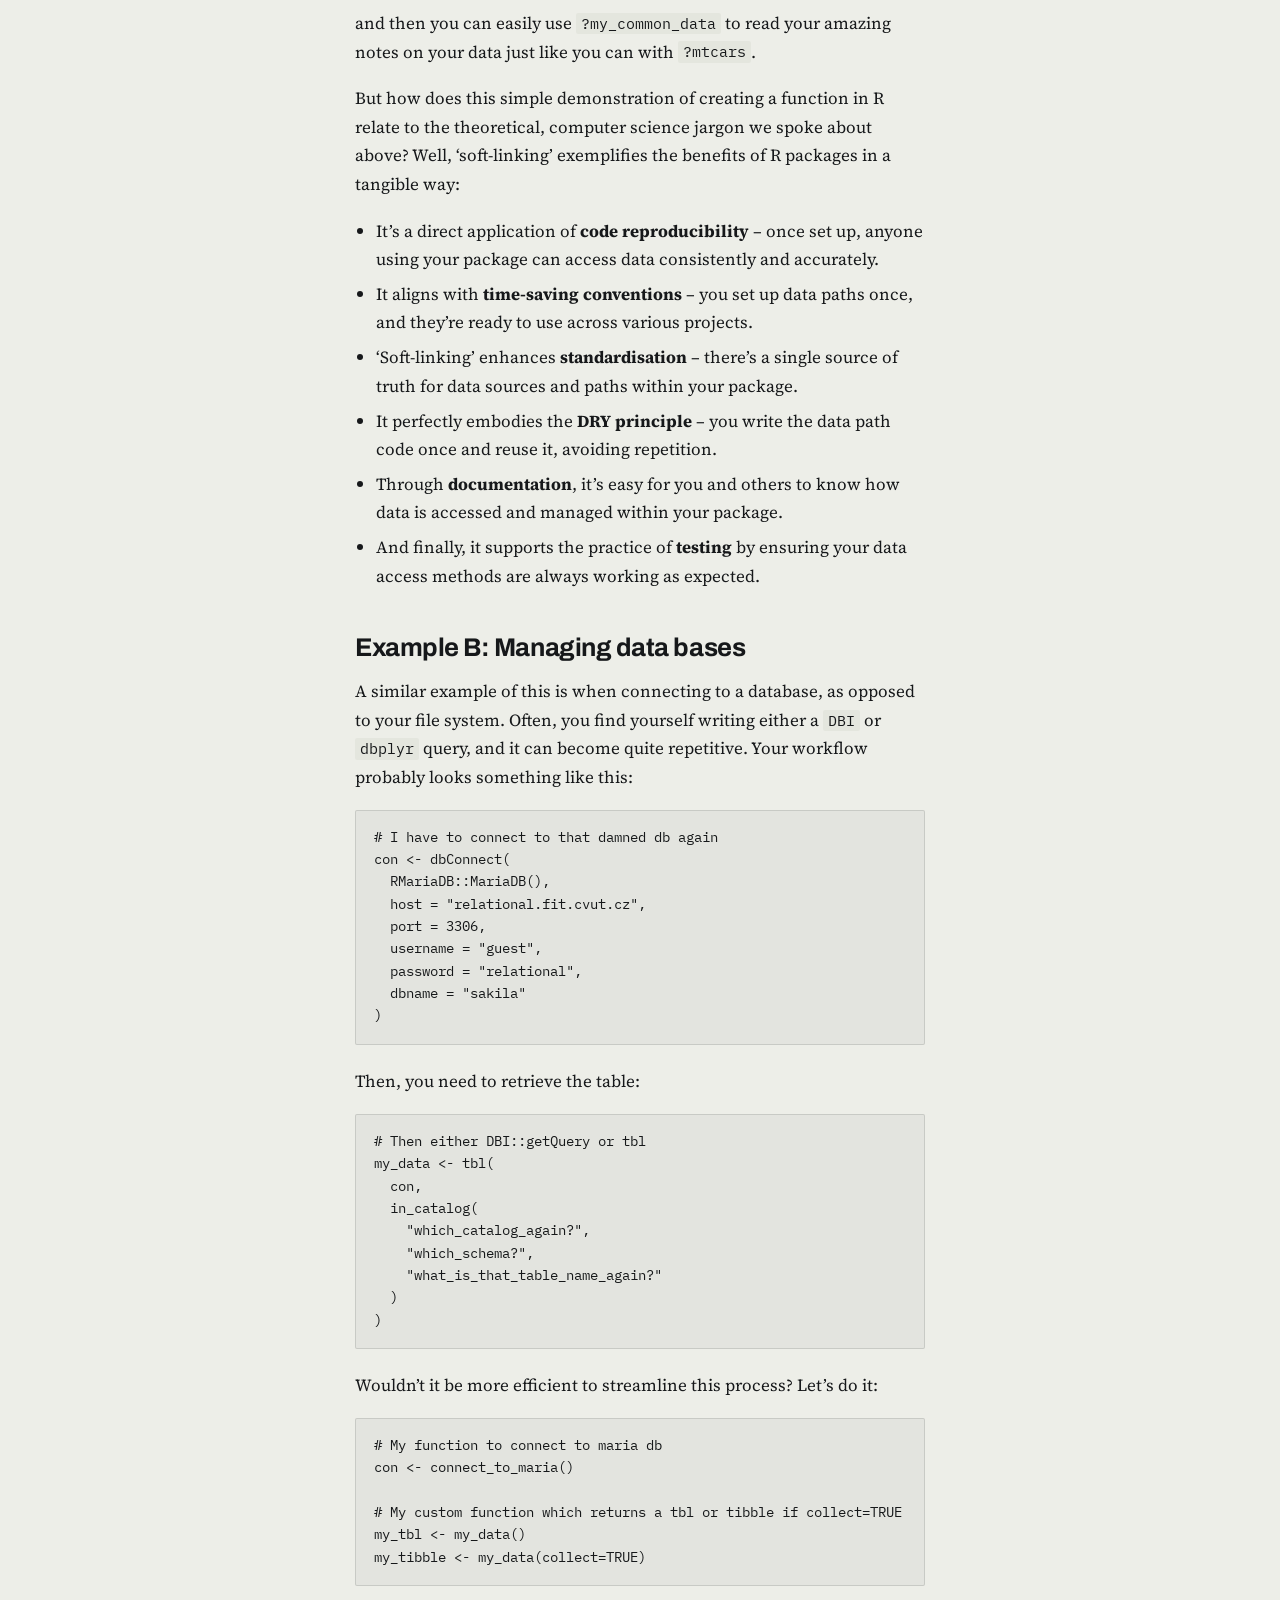
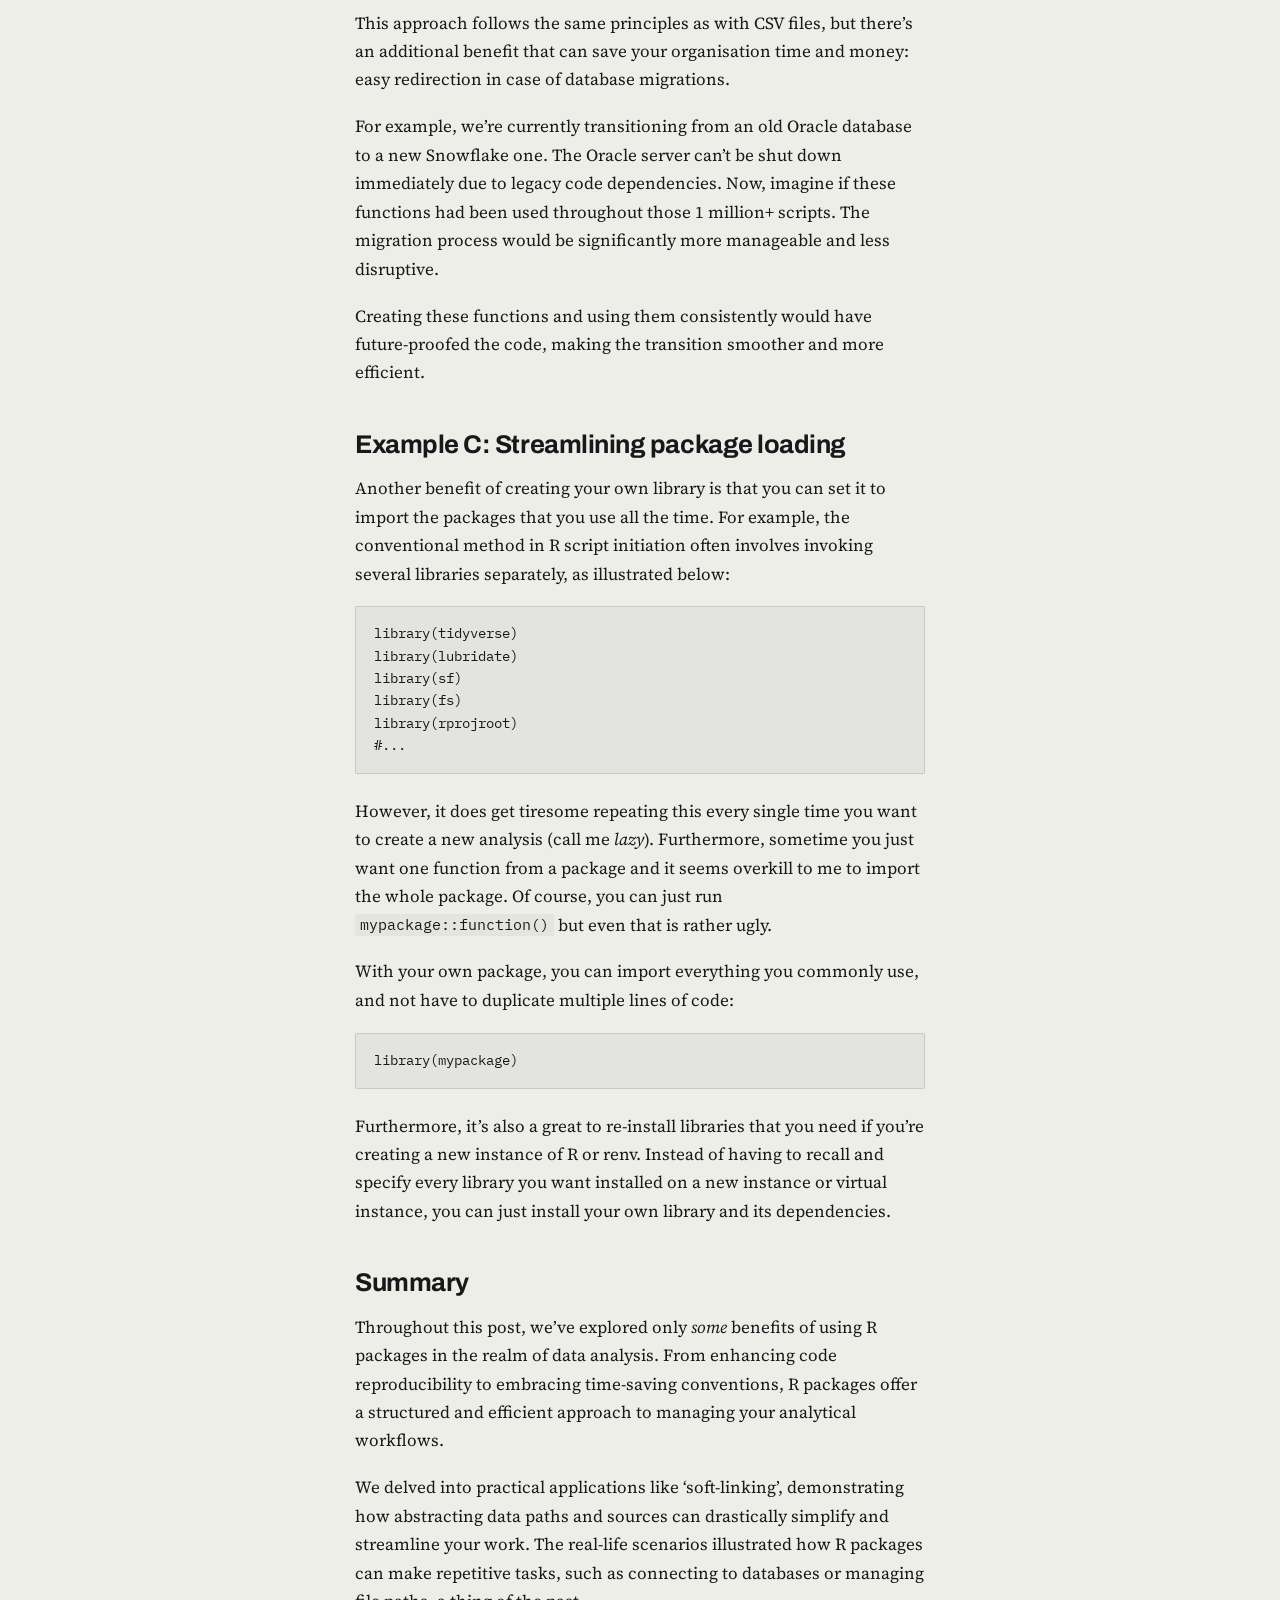
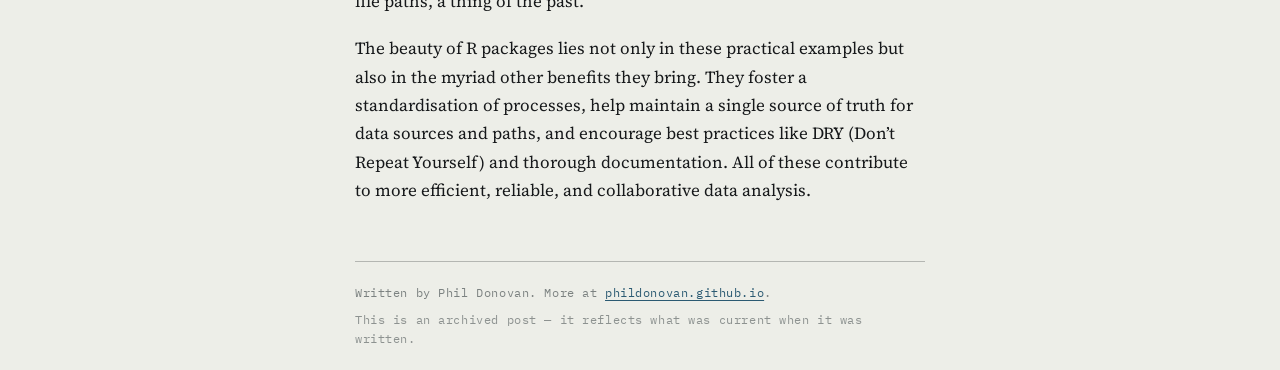
<file: writing/packaging-your-data-analysis/index.html>
<!doctype html>
<html lang="en-NZ">
<head>
<meta charset="utf-8">
<meta name="viewport" content="width=device-width, initial-scale=1">
<!-- pagetitle is the plain-text title. Packaging your day-to-day data analysis carries inline markup, so it is
     only safe inside the page body, never in an attribute or the head. -->
<title>Packaging your day-to-day data analysis — Phil Donovan</title>

<meta name="author" content="Phil Donovan">

<meta property="og:type" content="article">
<meta property="og:title" content="Packaging your day-to-day data analysis">

<meta name="twitter:card" content="summary">

<link rel="icon" href="../../favicon.svg" type="image/svg+xml">
<link rel="preconnect" href="https://fonts.googleapis.com">
<link rel="preconnect" href="https://fonts.gstatic.com" crossorigin>
<link href="https://fonts.googleapis.com/css2?family=Archivo:wght@400;500;600;700;800&family=IBM+Plex+Mono:wght@400;500&family=Source+Serif+4:opsz,wght@8..60,400;8..60,600&display=swap" rel="stylesheet">
<link rel="stylesheet" href="../../styles.css">
</head>
<body class="post-page">

<a class="skip" href="#main">Skip to content</a>

<main id="main" class="post">

  <nav class="post__back">
    <a href="../../">← Phil Donovan</a>
  </nav>

  <header class="post__head">
    <p class="eyebrow">
      <time datetime="2023-11-29">29 November 2023</time>
      &nbsp;·&nbsp; code · analysis · packages · lazy
    </p>
    <h1 class="post__title">Packaging your day-to-day data analysis</h1>
    
  </header>

  <article class="prose">
<h1 id="packages-are-for-everyone">Packages are for everyone</h1>
<p>It’s a common misconception that creating R packages is a feat reserved for the likes of Hadley Wickham or other programming virtuosos. But here’s the truth: you don’t need to be a programming guru to develop useful R packages. I’ve crafted R packages myself, without ever delving into object-oriented programming (OOP) in R. And sending packages to CRAN? While that’s a noble pursuit, I just want to make my day-to-day job easier <em>and then</em> worry about <em>saving the world</em>.</p>
<p>As a day-to-day data analyst, I understand the practical needs and challenges we face. My approach to R package development is akin to being a pragmatic workhorse. My goal here is to encourage you to embrace R package development in your daily work – not for the flair, but for the substantial benefits it brings.</p>
<h1 id="why-do-you-need-an-r-package">Why do <em>you</em> need an R Package?</h1>
<p>R packages aren’t just for the seasoned developers; they’re a practical tool for every data analyst. Integrating the wisdom of <a href="https://r-pkgs.org/introduction.html">Hadley Wickham</a> , here’s why developing your own R package can be a game-changer:</p>
<ul>
<li><p><strong>Code Reproducibility: A Cornerstone of Reliable Analysis</strong> R packages ensure that your analyses are reproducible, crucial for the integrity and credibility of your work. It’s like having a recipe that anyone can follow for consistent results.</p></li>
<li><p><strong>Time-saving Conventions: Follow a Proven Template</strong> As Hadley Wickham points out, R packages come with a set of conventions (like putting R code in <code>R/</code>, tests in <code>tests/</code>, and data in <code>data/</code>). These conventions save you time and decision-making energy.</p></li>
<li><p><strong>Standardisation and Tools: Embrace the Power of R’s Ecosystem</strong> Adopting R’s package conventions opens up access to numerous tools that integrate seamlessly with this structure, automating tasks and facilitating package development.</p></li>
<li><p><strong>Don’t Repeat Yourself: Streamlining Your Workflow</strong> The DRY principle is fundamental in programming, and R packages embody this by consolidating frequently used code into functions, avoiding redundancy and errors.</p></li>
<li><p><strong>Documentation: Create Your Code’s Handbook</strong> Good documentation within packages serves as a guide, making it easier for others to understand and use your code, enhancing collaboration.</p></li>
<li><p><strong>Testing: Ensuring Quality and Reliability</strong> Regular testing within your package framework keeps your code reliable, much like quality checks in manufacturing.</p></li>
<li><p><strong>Structuring Data Analyses: Going Beyond Code</strong> Packages can also structure data analyses themselves, a versatile approach underscoring the utility of R packages in streamlining not just code, but the analytical process itself.</p></li>
</ul>
<p>OK, enough of the theory, let me demonstrate a <em>few</em> of these benefits below.</p>
<h1 id="example-a-managing-file-paths">Example A: Managing file paths</h1>
<p>A practical application of all these principles is what I call ‘soft-linking’. This technique involves creating functions within your package to abstract away the complexities of data paths and sources. For example, consider the following:</p>
<div class="sourceCode" id="cb1"><pre class="sourceCode r"><code class="sourceCode r"><span id="cb1-1"><a href="#cb1-1" aria-hidden="true" tabindex="-1"></a>my_commonly_used_data <span class="ot">&lt;-</span> <span class="fu">read_csv</span>(<span class="st">&quot;/horrifying/network/path/on/work/computer/WHiCH/SomETimes/USES_ALL_CAPPS/Then it switches to spaces/ and sometimes-we-get-hypens.csv&quot;</span>)</span></code></pre></div>
<p>Now we can ameliorate this by having the data stored in a data directory within the project folder, but if this is commonly used data, we need to duplicate it across multiple places. And what happens if this data needs updating? Then we need to change it in all of our projects which use it. This is where a custom R package can save the day. In your package, to save yourself time and effort, you can create a function like so:</p>
<div class="sourceCode" id="cb2"><pre class="sourceCode r"><code class="sourceCode r"><span id="cb2-1"><a href="#cb2-1" aria-hidden="true" tabindex="-1"></a>my_common_data <span class="ot">&lt;-</span> <span class="cf">function</span>() {</span>
<span id="cb2-2"><a href="#cb2-2" aria-hidden="true" tabindex="-1"></a>  <span class="fu">read_csv</span>(<span class="st">&quot;/horrifying/network/path/on/work/computer/WHiCH/SomETimes/USES_ALL_CAPPS/Then it switches to spaces/ and sometimes-we-get-hypens.csv&quot;</span>)</span>
<span id="cb2-3"><a href="#cb2-3" aria-hidden="true" tabindex="-1"></a>}</span></code></pre></div>
<p>OK, we write that path out once, hoping to never have to rewrite it ever again. And now, we can go:</p>
<div class="sourceCode" id="cb3"><pre class="sourceCode r"><code class="sourceCode r"><span id="cb3-1"><a href="#cb3-1" aria-hidden="true" tabindex="-1"></a><span class="fu">library</span>(myawesomepackage)</span>
<span id="cb3-2"><a href="#cb3-2" aria-hidden="true" tabindex="-1"></a></span>
<span id="cb3-3"><a href="#cb3-3" aria-hidden="true" tabindex="-1"></a><span class="co"># Get that data I always need.</span></span>
<span id="cb3-4"><a href="#cb3-4" aria-hidden="true" tabindex="-1"></a>common_data <span class="ot">&lt;-</span> <span class="fu">my_common_data</span>()</span></code></pre></div>
<p>Fantastic. Easy. Can we go home now? Yes! But if you had time, you could actually write some documentation to explain this data set, and its origins. Thus, any other analyst that comes along who wants to use your data can easily understand how the data set was created, when, why, etc.</p>
<p>For example, you <del>could</del> should write some documentation with roxygen code:</p>
<div class="sourceCode" id="cb4"><pre class="sourceCode r"><code class="sourceCode r"><span id="cb4-1"><a href="#cb4-1" aria-hidden="true" tabindex="-1"></a><span class="co">#&#39; My data function</span></span>
<span id="cb4-2"><a href="#cb4-2" aria-hidden="true" tabindex="-1"></a><span class="co">#&#39; </span></span>
<span id="cb4-3"><a href="#cb4-3" aria-hidden="true" tabindex="-1"></a><span class="co">#&#39; Here is a description of what my data is, and where it comes from.</span></span>
<span id="cb4-4"><a href="#cb4-4" aria-hidden="true" tabindex="-1"></a><span class="co">#&#39; This is really handy, and makes it easy for anyone new to your team to pick </span></span>
<span id="cb4-5"><a href="#cb4-5" aria-hidden="true" tabindex="-1"></a><span class="co">#&#39; up what the data is and any extra, important information there is.</span></span>
<span id="cb4-6"><a href="#cb4-6" aria-hidden="true" tabindex="-1"></a><span class="co">#&#39; </span></span>
<span id="cb4-7"><a href="#cb4-7" aria-hidden="true" tabindex="-1"></a><span class="co">#&#39; @examples</span></span>
<span id="cb4-8"><a href="#cb4-8" aria-hidden="true" tabindex="-1"></a><span class="co">#&#39; Put your examples here.</span></span>
<span id="cb4-9"><a href="#cb4-9" aria-hidden="true" tabindex="-1"></a>my_common_data <span class="ot">&lt;-</span> <span class="cf">function</span>() {</span>
<span id="cb4-10"><a href="#cb4-10" aria-hidden="true" tabindex="-1"></a>  <span class="fu">read_csv</span>(<span class="st">&quot;/horrifying/network/path/on/work/computer/WHiCH/SomETimes/USES_ALL_CAPPS/Then it switches to spaces/ and sometimes-we-get-hypens.csv&quot;</span>)</span>
<span id="cb4-11"><a href="#cb4-11" aria-hidden="true" tabindex="-1"></a>}</span></code></pre></div>
<p>and then you can easily use <code>?my_common_data</code> to read your amazing notes on your data just like you can with <code>?mtcars</code>.</p>
<p>But how does this simple demonstration of creating a function in R relate to the theoretical, computer science jargon we spoke about above? Well, ‘soft-linking’ exemplifies the benefits of R packages in a tangible way:</p>
<ul>
<li>It’s a direct application of <strong>code reproducibility</strong> – once set up, anyone using your package can access data consistently and accurately.</li>
<li>It aligns with <strong>time-saving conventions</strong> – you set up data paths once, and they’re ready to use across various projects.</li>
<li>‘Soft-linking’ enhances <strong>standardisation</strong> – there’s a single source of truth for data sources and paths within your package.</li>
<li>It perfectly embodies the <strong>DRY principle</strong> – you write the data path code once and reuse it, avoiding repetition.</li>
<li>Through <strong>documentation</strong>, it’s easy for you and others to know how data is accessed and managed within your package.</li>
<li>And finally, it supports the practice of <strong>testing</strong> by ensuring your data access methods are always working as expected.</li>
</ul>
<h1 id="example-b-managing-data-bases">Example B: Managing data bases</h1>
<p>A similar example of this is when connecting to a database, as opposed to your file system. Often, you find yourself writing either a <code>DBI</code> or <code>dbplyr</code> query, and it can become quite repetitive. Your workflow probably looks something like this:</p>
<div class="sourceCode" id="cb5"><pre class="sourceCode r"><code class="sourceCode r"><span id="cb5-1"><a href="#cb5-1" aria-hidden="true" tabindex="-1"></a><span class="co"># I have to connect to that damned db again</span></span>
<span id="cb5-2"><a href="#cb5-2" aria-hidden="true" tabindex="-1"></a>con <span class="ot">&lt;-</span> <span class="fu">dbConnect</span>(</span>
<span id="cb5-3"><a href="#cb5-3" aria-hidden="true" tabindex="-1"></a>  RMariaDB<span class="sc">::</span><span class="fu">MariaDB</span>(),</span>
<span id="cb5-4"><a href="#cb5-4" aria-hidden="true" tabindex="-1"></a>  <span class="at">host =</span> <span class="st">&quot;relational.fit.cvut.cz&quot;</span>,</span>
<span id="cb5-5"><a href="#cb5-5" aria-hidden="true" tabindex="-1"></a>  <span class="at">port =</span> <span class="dv">3306</span>,</span>
<span id="cb5-6"><a href="#cb5-6" aria-hidden="true" tabindex="-1"></a>  <span class="at">username =</span> <span class="st">&quot;guest&quot;</span>,</span>
<span id="cb5-7"><a href="#cb5-7" aria-hidden="true" tabindex="-1"></a>  <span class="at">password =</span> <span class="st">&quot;relational&quot;</span>,</span>
<span id="cb5-8"><a href="#cb5-8" aria-hidden="true" tabindex="-1"></a>  <span class="at">dbname =</span> <span class="st">&quot;sakila&quot;</span></span>
<span id="cb5-9"><a href="#cb5-9" aria-hidden="true" tabindex="-1"></a>)</span></code></pre></div>
<p>Then, you need to retrieve the table:</p>
<div class="sourceCode" id="cb6"><pre class="sourceCode r"><code class="sourceCode r"><span id="cb6-1"><a href="#cb6-1" aria-hidden="true" tabindex="-1"></a><span class="co"># Then either DBI::getQuery or tbl</span></span>
<span id="cb6-2"><a href="#cb6-2" aria-hidden="true" tabindex="-1"></a>my_data <span class="ot">&lt;-</span> <span class="fu">tbl</span>(</span>
<span id="cb6-3"><a href="#cb6-3" aria-hidden="true" tabindex="-1"></a>  con, </span>
<span id="cb6-4"><a href="#cb6-4" aria-hidden="true" tabindex="-1"></a>  <span class="fu">in_catalog</span>(</span>
<span id="cb6-5"><a href="#cb6-5" aria-hidden="true" tabindex="-1"></a>    <span class="st">&quot;which_catalog_again?&quot;</span>, </span>
<span id="cb6-6"><a href="#cb6-6" aria-hidden="true" tabindex="-1"></a>    <span class="st">&quot;which_schema?&quot;</span>, </span>
<span id="cb6-7"><a href="#cb6-7" aria-hidden="true" tabindex="-1"></a>    <span class="st">&quot;what_is_that_table_name_again?&quot;</span></span>
<span id="cb6-8"><a href="#cb6-8" aria-hidden="true" tabindex="-1"></a>  )</span>
<span id="cb6-9"><a href="#cb6-9" aria-hidden="true" tabindex="-1"></a>)</span></code></pre></div>
<p>Wouldn’t it be more efficient to streamline this process? Let’s do it:</p>
<div class="sourceCode" id="cb7"><pre class="sourceCode r"><code class="sourceCode r"><span id="cb7-1"><a href="#cb7-1" aria-hidden="true" tabindex="-1"></a><span class="co"># My function to connect to maria db</span></span>
<span id="cb7-2"><a href="#cb7-2" aria-hidden="true" tabindex="-1"></a>con <span class="ot">&lt;-</span> <span class="fu">connect_to_maria</span>()</span>
<span id="cb7-3"><a href="#cb7-3" aria-hidden="true" tabindex="-1"></a></span>
<span id="cb7-4"><a href="#cb7-4" aria-hidden="true" tabindex="-1"></a><span class="co"># My custom function which returns a tbl or tibble if collect=TRUE</span></span>
<span id="cb7-5"><a href="#cb7-5" aria-hidden="true" tabindex="-1"></a>my_tbl <span class="ot">&lt;-</span> <span class="fu">my_data</span>()</span>
<span id="cb7-6"><a href="#cb7-6" aria-hidden="true" tabindex="-1"></a>my_tibble <span class="ot">&lt;-</span> <span class="fu">my_data</span>(<span class="at">collect=</span><span class="cn">TRUE</span>)</span></code></pre></div>
<p>This approach follows the same principles as with CSV files, but there’s an additional benefit that can save your organisation time and money: easy redirection in case of database migrations.</p>
<p>For example, we’re currently transitioning from an old Oracle database to a new Snowflake one. The Oracle server can’t be shut down immediately due to legacy code dependencies. Now, imagine if these functions had been used throughout those 1 million+ scripts. The migration process would be significantly more manageable and less disruptive.</p>
<p>Creating these functions and using them consistently would have future-proofed the code, making the transition smoother and more efficient.</p>
<h1 id="example-c-streamlining-package-loading">Example C: Streamlining package loading</h1>
<p>Another benefit of creating your own library is that you can set it to import the packages that you use all the time. For example, the conventional method in R script initiation often involves invoking several libraries separately, as illustrated below:</p>
<div class="sourceCode" id="cb8"><pre class="sourceCode r"><code class="sourceCode r"><span id="cb8-1"><a href="#cb8-1" aria-hidden="true" tabindex="-1"></a><span class="fu">library</span>(tidyverse)</span>
<span id="cb8-2"><a href="#cb8-2" aria-hidden="true" tabindex="-1"></a><span class="fu">library</span>(lubridate)</span>
<span id="cb8-3"><a href="#cb8-3" aria-hidden="true" tabindex="-1"></a><span class="fu">library</span>(sf)</span>
<span id="cb8-4"><a href="#cb8-4" aria-hidden="true" tabindex="-1"></a><span class="fu">library</span>(fs)</span>
<span id="cb8-5"><a href="#cb8-5" aria-hidden="true" tabindex="-1"></a><span class="fu">library</span>(rprojroot)</span>
<span id="cb8-6"><a href="#cb8-6" aria-hidden="true" tabindex="-1"></a><span class="co">#...</span></span></code></pre></div>
<p>However, it does get tiresome repeating this every single time you want to create a new analysis (call me <em>lazy</em>). Furthermore, sometime you just want one function from a package and it seems overkill to me to import the whole package. Of course, you can just run <code>mypackage::function()</code> but even that is rather ugly.</p>
<p>With your own package, you can import everything you commonly use, and not have to duplicate multiple lines of code:</p>
<div class="sourceCode" id="cb9"><pre class="sourceCode r"><code class="sourceCode r"><span id="cb9-1"><a href="#cb9-1" aria-hidden="true" tabindex="-1"></a><span class="fu">library</span>(mypackage)</span></code></pre></div>
<p>Furthermore, it’s also a great to re-install libraries that you need if you’re creating a new instance of R or renv. Instead of having to recall and specify every library you want installed on a new instance or virtual instance, you can just install your own library and its dependencies.</p>
<h1 id="summary">Summary</h1>
<p>Throughout this post, we’ve explored only <em>some</em> benefits of using R packages in the realm of data analysis. From enhancing code reproducibility to embracing time-saving conventions, R packages offer a structured and efficient approach to managing your analytical workflows.</p>
<p>We delved into practical applications like ‘soft-linking’, demonstrating how abstracting data paths and sources can drastically simplify and streamline your work. The real-life scenarios illustrated how R packages can make repetitive tasks, such as connecting to databases or managing file paths, a thing of the past.</p>
<p>The beauty of R packages lies not only in these practical examples but also in the myriad other benefits they bring. They foster a standardisation of processes, help maintain a single source of truth for data sources and paths, and encourage best practices like DRY (Don’t Repeat Yourself) and thorough documentation. All of these contribute to more efficient, reliable, and collaborative data analysis.</p>
  </article>

  <footer class="post__foot">
    <p>
      Written by Phil Donovan. More at
      <a href="../../">phildonovan.github.io</a>.
    </p>
    <p class="post__stale">
      This is an archived post — it reflects what was current when it was written.
    </p>
  </footer>

</main>

</body>
</html>
</file>
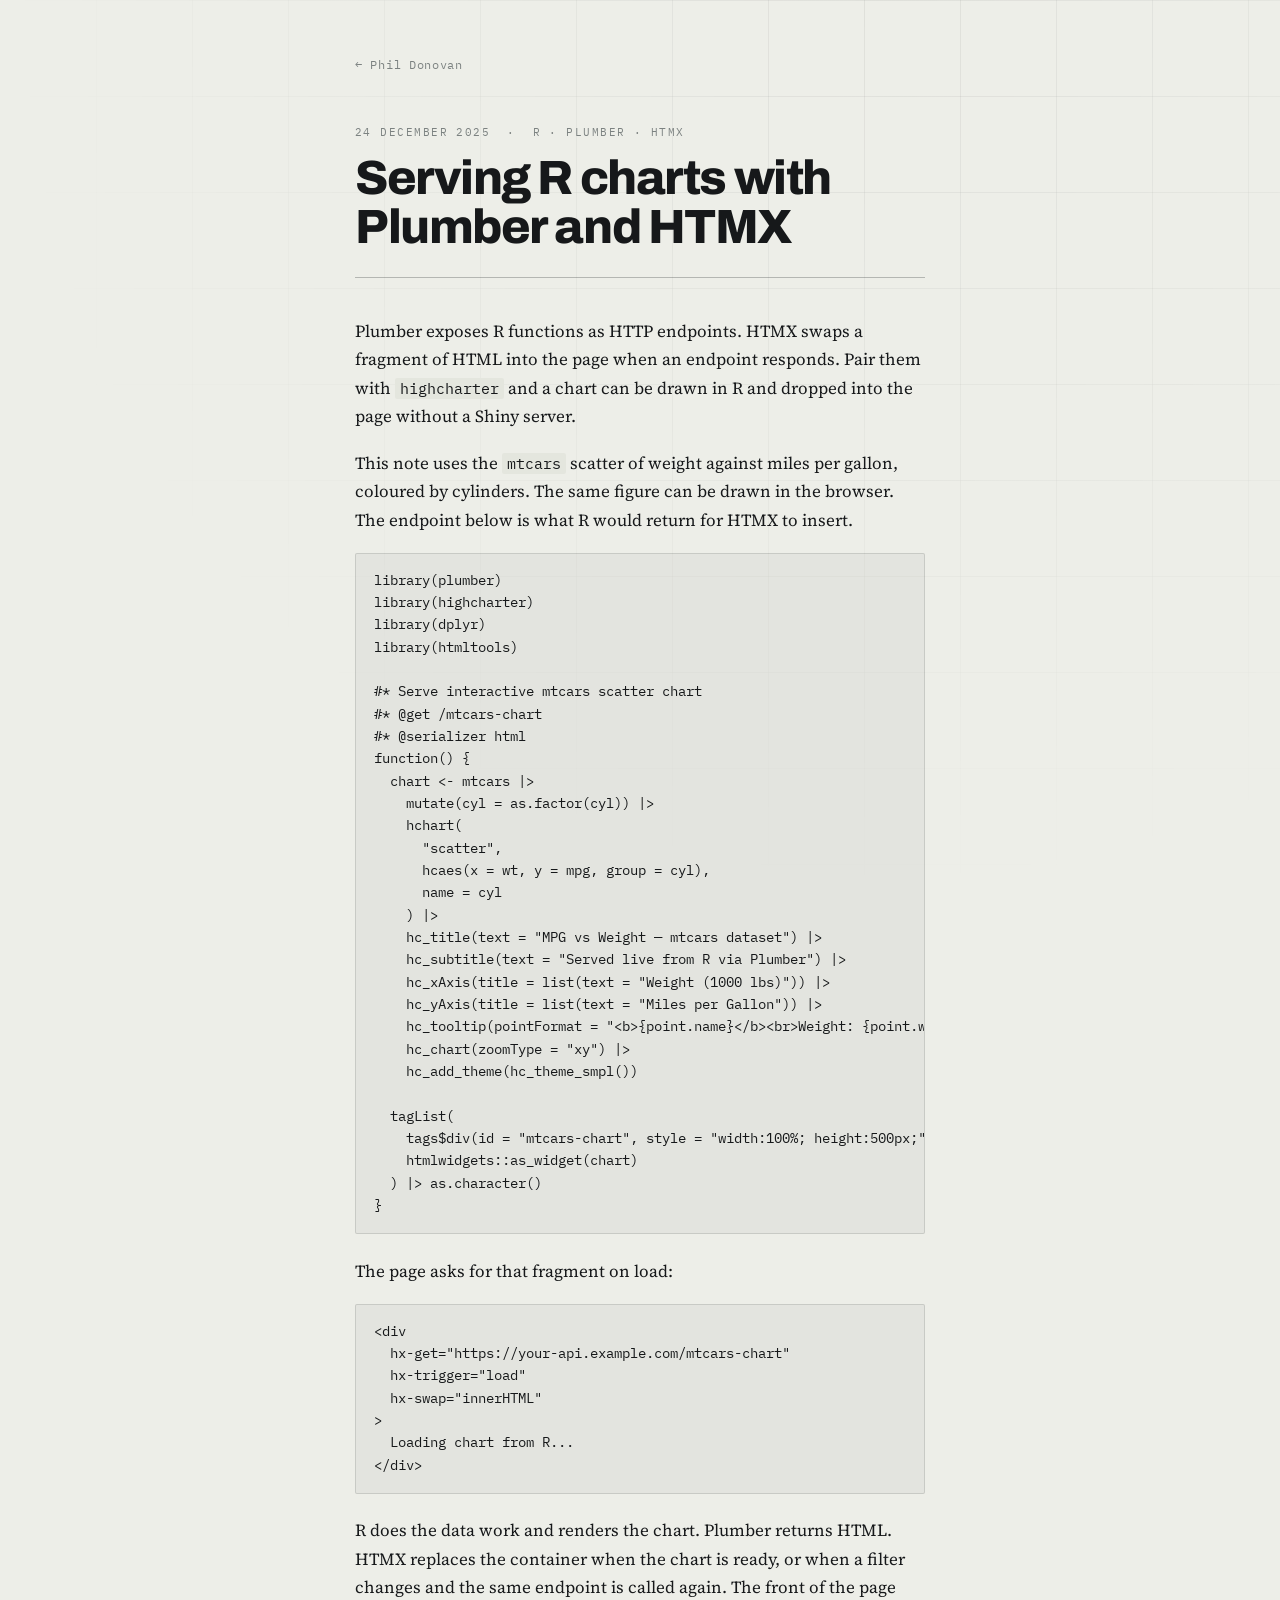
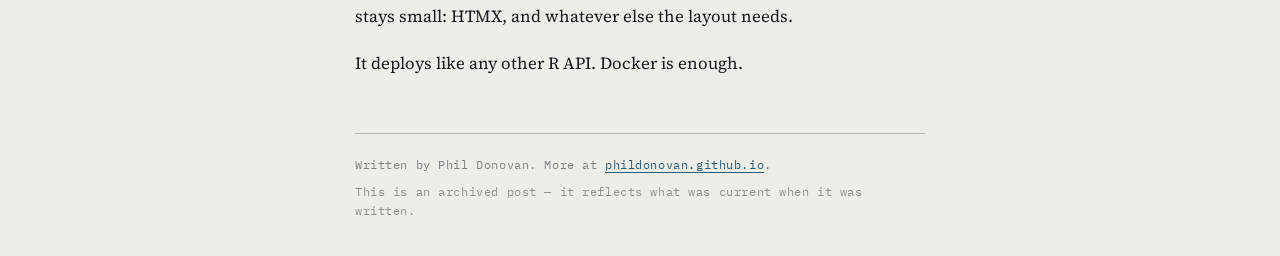
<file: writing/plumber-htmx/index.html>
<!doctype html>
<html lang="en-NZ">
<head>
<meta charset="utf-8">
<meta name="viewport" content="width=device-width, initial-scale=1">
<!-- pagetitle is the plain-text title. Serving R charts with Plumber and HTMX carries inline markup, so it is
     only safe inside the page body, never in an attribute or the head. -->
<title>Serving R charts with Plumber and HTMX — Phil Donovan</title>
<meta name="description" content="Interactive Highcharts from R, returned as HTML by Plumber and swapped in with HTMX.">
<meta name="author" content="Phil Donovan">

<meta property="og:type" content="article">
<meta property="og:title" content="Serving R charts with Plumber and HTMX">
<meta property="og:description" content="Interactive Highcharts from R, returned as HTML by Plumber and swapped in with HTMX.">
<meta name="twitter:card" content="summary">

<link rel="icon" href="../../favicon.svg" type="image/svg+xml">
<link rel="preconnect" href="https://fonts.googleapis.com">
<link rel="preconnect" href="https://fonts.gstatic.com" crossorigin>
<link href="https://fonts.googleapis.com/css2?family=Archivo:wght@400;500;600;700;800&family=IBM+Plex+Mono:wght@400;500&family=Source+Serif+4:opsz,wght@8..60,400;8..60,600&display=swap" rel="stylesheet">
<link rel="stylesheet" href="../../styles.css">
</head>
<body class="post-page">

<a class="skip" href="#main">Skip to content</a>

<main id="main" class="post">

  <nav class="post__back">
    <a href="../../">← Phil Donovan</a>
  </nav>

  <header class="post__head">
    <p class="eyebrow">
      <time datetime="2025-12-24">24 December 2025</time>
      &nbsp;·&nbsp; r · plumber · htmx
    </p>
    <h1 class="post__title">Serving R charts with Plumber and HTMX</h1>
    
  </header>

  <article class="prose">
<p>Plumber exposes R functions as HTTP endpoints. HTMX swaps a fragment of HTML into the page when an endpoint responds. Pair them with <code>highcharter</code> and a chart can be drawn in R and dropped into the page without a Shiny server.</p>
<p>This note uses the <code>mtcars</code> scatter of weight against miles per gallon, coloured by cylinders. The same figure can be drawn in the browser. The endpoint below is what R would return for HTMX to insert.</p>
<div class="sourceCode" id="cb1"><pre class="sourceCode r"><code class="sourceCode r"><span id="cb1-1"><a href="#cb1-1" aria-hidden="true" tabindex="-1"></a><span class="fu">library</span>(plumber)</span>
<span id="cb1-2"><a href="#cb1-2" aria-hidden="true" tabindex="-1"></a><span class="fu">library</span>(highcharter)</span>
<span id="cb1-3"><a href="#cb1-3" aria-hidden="true" tabindex="-1"></a><span class="fu">library</span>(dplyr)</span>
<span id="cb1-4"><a href="#cb1-4" aria-hidden="true" tabindex="-1"></a><span class="fu">library</span>(htmltools)</span>
<span id="cb1-5"><a href="#cb1-5" aria-hidden="true" tabindex="-1"></a></span>
<span id="cb1-6"><a href="#cb1-6" aria-hidden="true" tabindex="-1"></a><span class="co">#* Serve interactive mtcars scatter chart</span></span>
<span id="cb1-7"><a href="#cb1-7" aria-hidden="true" tabindex="-1"></a><span class="co">#* @get /mtcars-chart</span></span>
<span id="cb1-8"><a href="#cb1-8" aria-hidden="true" tabindex="-1"></a><span class="co">#* @serializer html</span></span>
<span id="cb1-9"><a href="#cb1-9" aria-hidden="true" tabindex="-1"></a><span class="cf">function</span>() {</span>
<span id="cb1-10"><a href="#cb1-10" aria-hidden="true" tabindex="-1"></a>  chart <span class="ot">&lt;-</span> mtcars <span class="sc">|&gt;</span></span>
<span id="cb1-11"><a href="#cb1-11" aria-hidden="true" tabindex="-1"></a>    <span class="fu">mutate</span>(<span class="at">cyl =</span> <span class="fu">as.factor</span>(cyl)) <span class="sc">|&gt;</span></span>
<span id="cb1-12"><a href="#cb1-12" aria-hidden="true" tabindex="-1"></a>    <span class="fu">hchart</span>(</span>
<span id="cb1-13"><a href="#cb1-13" aria-hidden="true" tabindex="-1"></a>      <span class="st">&quot;scatter&quot;</span>,</span>
<span id="cb1-14"><a href="#cb1-14" aria-hidden="true" tabindex="-1"></a>      <span class="fu">hcaes</span>(<span class="at">x =</span> wt, <span class="at">y =</span> mpg, <span class="at">group =</span> cyl),</span>
<span id="cb1-15"><a href="#cb1-15" aria-hidden="true" tabindex="-1"></a>      <span class="at">name =</span> cyl</span>
<span id="cb1-16"><a href="#cb1-16" aria-hidden="true" tabindex="-1"></a>    ) <span class="sc">|&gt;</span></span>
<span id="cb1-17"><a href="#cb1-17" aria-hidden="true" tabindex="-1"></a>    <span class="fu">hc_title</span>(<span class="at">text =</span> <span class="st">&quot;MPG vs Weight — mtcars dataset&quot;</span>) <span class="sc">|&gt;</span></span>
<span id="cb1-18"><a href="#cb1-18" aria-hidden="true" tabindex="-1"></a>    <span class="fu">hc_subtitle</span>(<span class="at">text =</span> <span class="st">&quot;Served live from R via Plumber&quot;</span>) <span class="sc">|&gt;</span></span>
<span id="cb1-19"><a href="#cb1-19" aria-hidden="true" tabindex="-1"></a>    <span class="fu">hc_xAxis</span>(<span class="at">title =</span> <span class="fu">list</span>(<span class="at">text =</span> <span class="st">&quot;Weight (1000 lbs)&quot;</span>)) <span class="sc">|&gt;</span></span>
<span id="cb1-20"><a href="#cb1-20" aria-hidden="true" tabindex="-1"></a>    <span class="fu">hc_yAxis</span>(<span class="at">title =</span> <span class="fu">list</span>(<span class="at">text =</span> <span class="st">&quot;Miles per Gallon&quot;</span>)) <span class="sc">|&gt;</span></span>
<span id="cb1-21"><a href="#cb1-21" aria-hidden="true" tabindex="-1"></a>    <span class="fu">hc_tooltip</span>(<span class="at">pointFormat =</span> <span class="st">&quot;&lt;b&gt;{point.name}&lt;/b&gt;&lt;br&gt;Weight: {point.wt}&lt;br&gt;MPG: {point.mpg}&lt;br&gt;Cyl: {point.cyl}&quot;</span>) <span class="sc">|&gt;</span></span>
<span id="cb1-22"><a href="#cb1-22" aria-hidden="true" tabindex="-1"></a>    <span class="fu">hc_chart</span>(<span class="at">zoomType =</span> <span class="st">&quot;xy&quot;</span>) <span class="sc">|&gt;</span></span>
<span id="cb1-23"><a href="#cb1-23" aria-hidden="true" tabindex="-1"></a>    <span class="fu">hc_add_theme</span>(<span class="fu">hc_theme_smpl</span>())</span>
<span id="cb1-24"><a href="#cb1-24" aria-hidden="true" tabindex="-1"></a></span>
<span id="cb1-25"><a href="#cb1-25" aria-hidden="true" tabindex="-1"></a>  <span class="fu">tagList</span>(</span>
<span id="cb1-26"><a href="#cb1-26" aria-hidden="true" tabindex="-1"></a>    tags<span class="sc">$</span><span class="fu">div</span>(<span class="at">id =</span> <span class="st">&quot;mtcars-chart&quot;</span>, <span class="at">style =</span> <span class="st">&quot;width:100%; height:500px;&quot;</span>),</span>
<span id="cb1-27"><a href="#cb1-27" aria-hidden="true" tabindex="-1"></a>    htmlwidgets<span class="sc">::</span><span class="fu">as_widget</span>(chart)</span>
<span id="cb1-28"><a href="#cb1-28" aria-hidden="true" tabindex="-1"></a>  ) <span class="sc">|&gt;</span> <span class="fu">as.character</span>()</span>
<span id="cb1-29"><a href="#cb1-29" aria-hidden="true" tabindex="-1"></a>}</span></code></pre></div>
<p>The page asks for that fragment on load:</p>
<div class="sourceCode" id="cb2"><pre class="sourceCode html"><code class="sourceCode html"><span id="cb2-1"><a href="#cb2-1" aria-hidden="true" tabindex="-1"></a><span class="dt">&lt;</span><span class="kw">div</span></span>
<span id="cb2-2"><a href="#cb2-2" aria-hidden="true" tabindex="-1"></a><span class="ot">  hx-get=</span><span class="st">&quot;https://your-api.example.com/mtcars-chart&quot;</span></span>
<span id="cb2-3"><a href="#cb2-3" aria-hidden="true" tabindex="-1"></a><span class="ot">  hx-trigger=</span><span class="st">&quot;load&quot;</span></span>
<span id="cb2-4"><a href="#cb2-4" aria-hidden="true" tabindex="-1"></a><span class="ot">  hx-swap=</span><span class="st">&quot;innerHTML&quot;</span></span>
<span id="cb2-5"><a href="#cb2-5" aria-hidden="true" tabindex="-1"></a><span class="dt">&gt;</span></span>
<span id="cb2-6"><a href="#cb2-6" aria-hidden="true" tabindex="-1"></a>  Loading chart from R...</span>
<span id="cb2-7"><a href="#cb2-7" aria-hidden="true" tabindex="-1"></a><span class="dt">&lt;/</span><span class="kw">div</span><span class="dt">&gt;</span></span></code></pre></div>
<p>R does the data work and renders the chart. Plumber returns HTML. HTMX replaces the container when the chart is ready, or when a filter changes and the same endpoint is called again. The front of the page stays small: HTMX, and whatever else the layout needs.</p>
<p>It deploys like any other R API. Docker is enough.</p>
  </article>

  <footer class="post__foot">
    <p>
      Written by Phil Donovan. More at
      <a href="../../">phildonovan.github.io</a>.
    </p>
    <p class="post__stale">
      This is an archived post — it reflects what was current when it was written.
    </p>
  </footer>

</main>

</body>
</html>
</file>
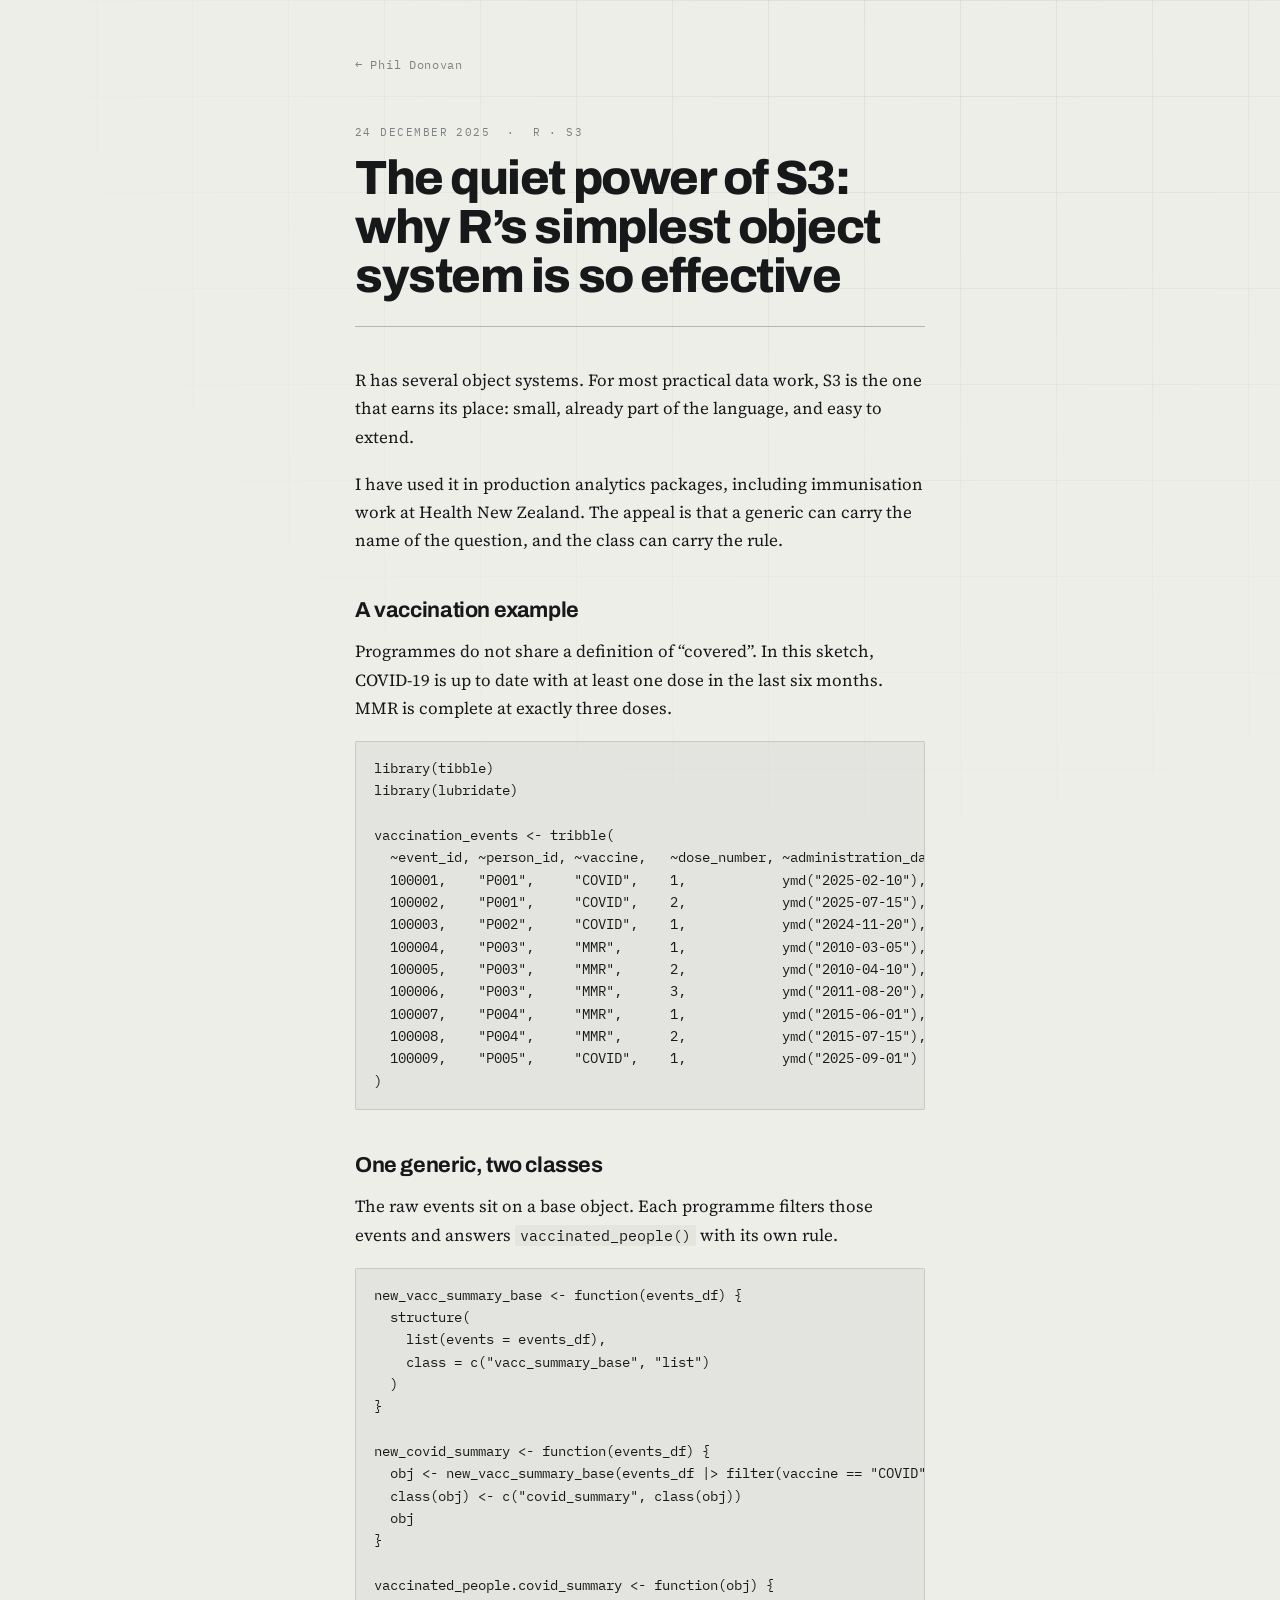
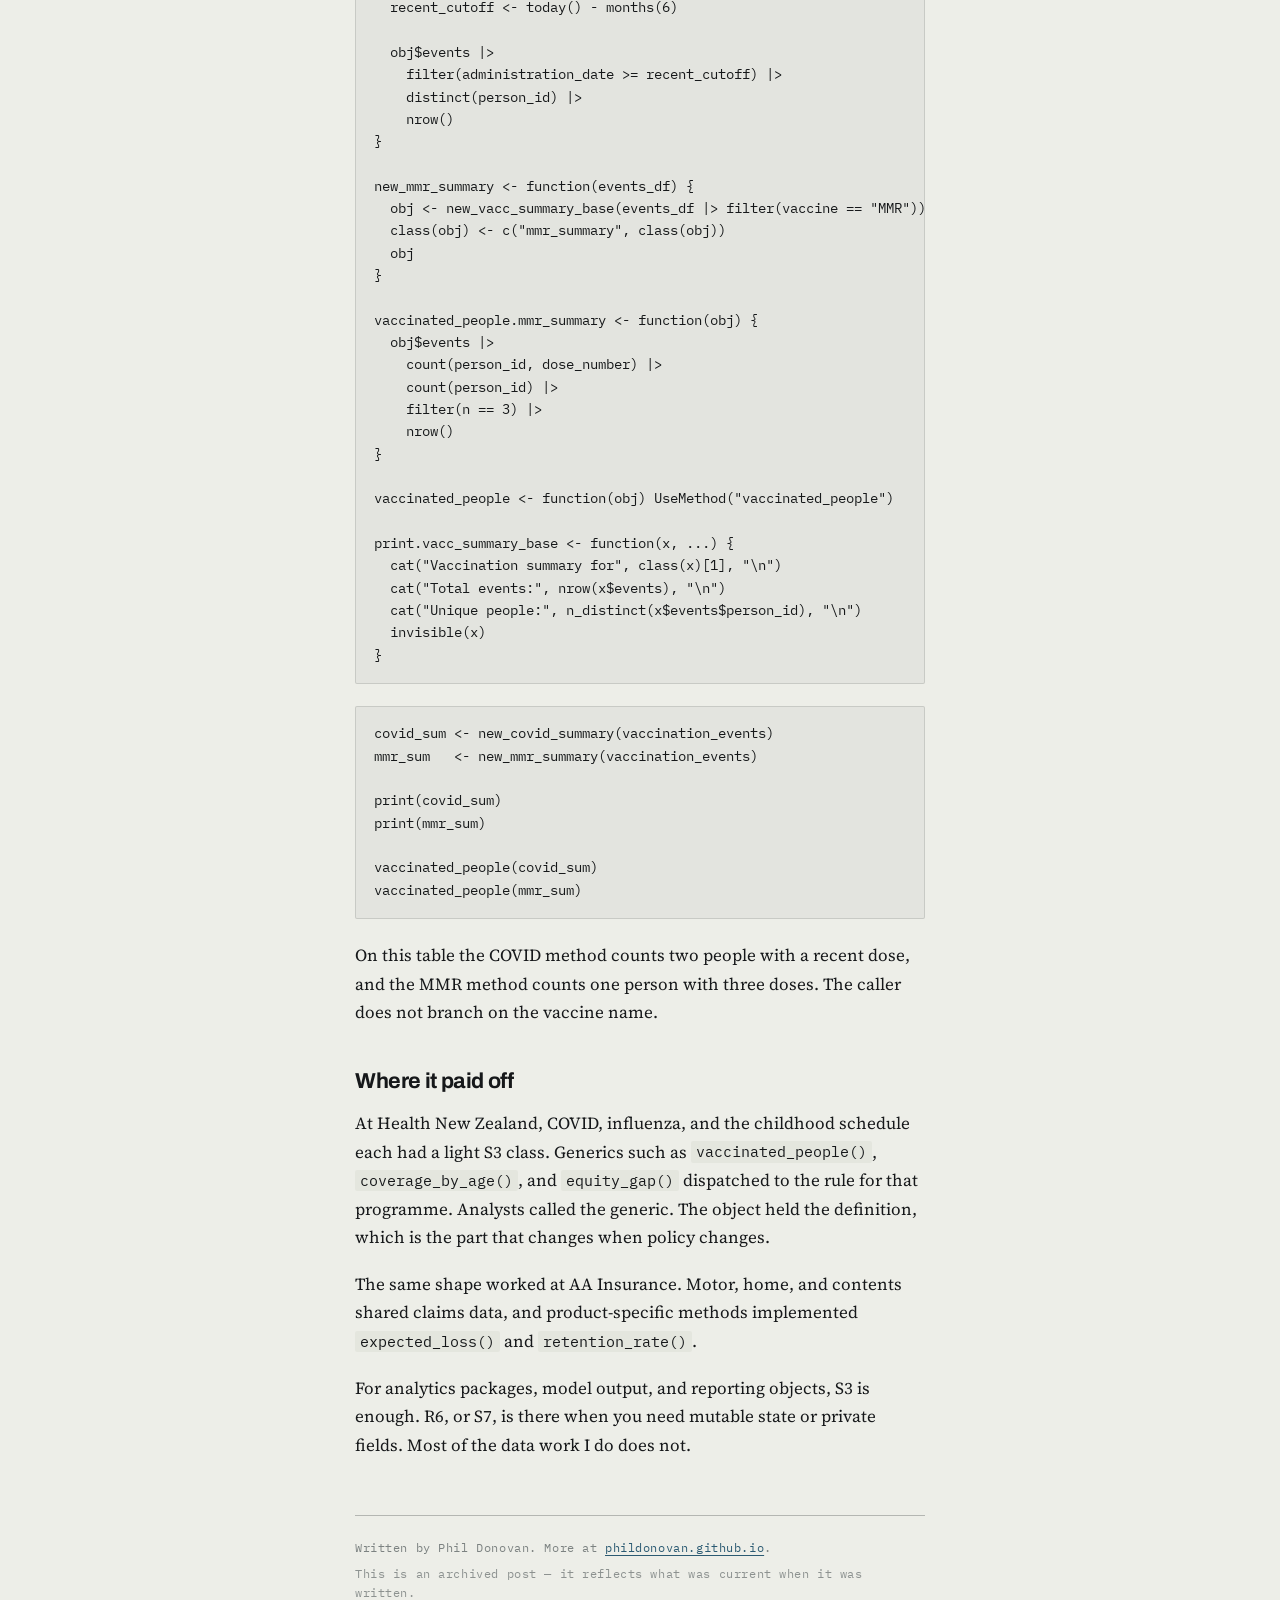
<file: writing/quiet-power-of-s3/index.html>
<!doctype html>
<html lang="en-NZ">
<head>
<meta charset="utf-8">
<meta name="viewport" content="width=device-width, initial-scale=1">
<!-- pagetitle is the plain-text title. The quiet power of S3: why R’s simplest object system is so effective carries inline markup, so it is
     only safe inside the page body, never in an attribute or the head. -->
<title>The quiet power of S3: why R’s simplest object system is so effective — Phil Donovan</title>
<meta name="description" content="Vaccine-specific summaries from one event table, using S3 dispatch rather than a thicker object system.">
<meta name="author" content="Phil Donovan">

<meta property="og:type" content="article">
<meta property="og:title" content="The quiet power of S3: why R’s simplest object system is so effective">
<meta property="og:description" content="Vaccine-specific summaries from one event table, using S3 dispatch rather than a thicker object system.">
<meta name="twitter:card" content="summary">

<link rel="icon" href="../../favicon.svg" type="image/svg+xml">
<link rel="preconnect" href="https://fonts.googleapis.com">
<link rel="preconnect" href="https://fonts.gstatic.com" crossorigin>
<link href="https://fonts.googleapis.com/css2?family=Archivo:wght@400;500;600;700;800&family=IBM+Plex+Mono:wght@400;500&family=Source+Serif+4:opsz,wght@8..60,400;8..60,600&display=swap" rel="stylesheet">
<link rel="stylesheet" href="../../styles.css">
</head>
<body class="post-page">

<a class="skip" href="#main">Skip to content</a>

<main id="main" class="post">

  <nav class="post__back">
    <a href="../../">← Phil Donovan</a>
  </nav>

  <header class="post__head">
    <p class="eyebrow">
      <time datetime="2025-12-24">24 December 2025</time>
      &nbsp;·&nbsp; r · s3
    </p>
    <h1 class="post__title">The quiet power of S3: why R’s simplest object system is so effective</h1>
    
  </header>

  <article class="prose">
<p>R has several object systems. For most practical data work, S3 is the one that earns its place: small, already part of the language, and easy to extend.</p>
<p>I have used it in production analytics packages, including immunisation work at Health New Zealand. The appeal is that a generic can carry the name of the question, and the class can carry the rule.</p>
<h2 id="a-vaccination-example">A vaccination example</h2>
<p>Programmes do not share a definition of “covered”. In this sketch, COVID-19 is up to date with at least one dose in the last six months. MMR is complete at exactly three doses.</p>
<div class="sourceCode" id="cb1"><pre class="sourceCode r"><code class="sourceCode r"><span id="cb1-1"><a href="#cb1-1" aria-hidden="true" tabindex="-1"></a><span class="fu">library</span>(tibble)</span>
<span id="cb1-2"><a href="#cb1-2" aria-hidden="true" tabindex="-1"></a><span class="fu">library</span>(lubridate)</span>
<span id="cb1-3"><a href="#cb1-3" aria-hidden="true" tabindex="-1"></a></span>
<span id="cb1-4"><a href="#cb1-4" aria-hidden="true" tabindex="-1"></a>vaccination_events <span class="ot">&lt;-</span> <span class="fu">tribble</span>(</span>
<span id="cb1-5"><a href="#cb1-5" aria-hidden="true" tabindex="-1"></a>  <span class="sc">~</span>event_id, <span class="sc">~</span>person_id, <span class="sc">~</span>vaccine,   <span class="sc">~</span>dose_number, <span class="sc">~</span>administration_date,</span>
<span id="cb1-6"><a href="#cb1-6" aria-hidden="true" tabindex="-1"></a>  <span class="dv">100001</span>,    <span class="st">&quot;P001&quot;</span>,     <span class="st">&quot;COVID&quot;</span>,    <span class="dv">1</span>,            <span class="fu">ymd</span>(<span class="st">&quot;2025-02-10&quot;</span>),</span>
<span id="cb1-7"><a href="#cb1-7" aria-hidden="true" tabindex="-1"></a>  <span class="dv">100002</span>,    <span class="st">&quot;P001&quot;</span>,     <span class="st">&quot;COVID&quot;</span>,    <span class="dv">2</span>,            <span class="fu">ymd</span>(<span class="st">&quot;2025-07-15&quot;</span>),</span>
<span id="cb1-8"><a href="#cb1-8" aria-hidden="true" tabindex="-1"></a>  <span class="dv">100003</span>,    <span class="st">&quot;P002&quot;</span>,     <span class="st">&quot;COVID&quot;</span>,    <span class="dv">1</span>,            <span class="fu">ymd</span>(<span class="st">&quot;2024-11-20&quot;</span>),</span>
<span id="cb1-9"><a href="#cb1-9" aria-hidden="true" tabindex="-1"></a>  <span class="dv">100004</span>,    <span class="st">&quot;P003&quot;</span>,     <span class="st">&quot;MMR&quot;</span>,      <span class="dv">1</span>,            <span class="fu">ymd</span>(<span class="st">&quot;2010-03-05&quot;</span>),</span>
<span id="cb1-10"><a href="#cb1-10" aria-hidden="true" tabindex="-1"></a>  <span class="dv">100005</span>,    <span class="st">&quot;P003&quot;</span>,     <span class="st">&quot;MMR&quot;</span>,      <span class="dv">2</span>,            <span class="fu">ymd</span>(<span class="st">&quot;2010-04-10&quot;</span>),</span>
<span id="cb1-11"><a href="#cb1-11" aria-hidden="true" tabindex="-1"></a>  <span class="dv">100006</span>,    <span class="st">&quot;P003&quot;</span>,     <span class="st">&quot;MMR&quot;</span>,      <span class="dv">3</span>,            <span class="fu">ymd</span>(<span class="st">&quot;2011-08-20&quot;</span>),</span>
<span id="cb1-12"><a href="#cb1-12" aria-hidden="true" tabindex="-1"></a>  <span class="dv">100007</span>,    <span class="st">&quot;P004&quot;</span>,     <span class="st">&quot;MMR&quot;</span>,      <span class="dv">1</span>,            <span class="fu">ymd</span>(<span class="st">&quot;2015-06-01&quot;</span>),</span>
<span id="cb1-13"><a href="#cb1-13" aria-hidden="true" tabindex="-1"></a>  <span class="dv">100008</span>,    <span class="st">&quot;P004&quot;</span>,     <span class="st">&quot;MMR&quot;</span>,      <span class="dv">2</span>,            <span class="fu">ymd</span>(<span class="st">&quot;2015-07-15&quot;</span>),</span>
<span id="cb1-14"><a href="#cb1-14" aria-hidden="true" tabindex="-1"></a>  <span class="dv">100009</span>,    <span class="st">&quot;P005&quot;</span>,     <span class="st">&quot;COVID&quot;</span>,    <span class="dv">1</span>,            <span class="fu">ymd</span>(<span class="st">&quot;2025-09-01&quot;</span>)</span>
<span id="cb1-15"><a href="#cb1-15" aria-hidden="true" tabindex="-1"></a>)</span></code></pre></div>
<h2 id="one-generic-two-classes">One generic, two classes</h2>
<p>The raw events sit on a base object. Each programme filters those events and answers <code>vaccinated_people()</code> with its own rule.</p>
<div class="sourceCode" id="cb2"><pre class="sourceCode r"><code class="sourceCode r"><span id="cb2-1"><a href="#cb2-1" aria-hidden="true" tabindex="-1"></a>new_vacc_summary_base <span class="ot">&lt;-</span> <span class="cf">function</span>(events_df) {</span>
<span id="cb2-2"><a href="#cb2-2" aria-hidden="true" tabindex="-1"></a>  <span class="fu">structure</span>(</span>
<span id="cb2-3"><a href="#cb2-3" aria-hidden="true" tabindex="-1"></a>    <span class="fu">list</span>(<span class="at">events =</span> events_df),</span>
<span id="cb2-4"><a href="#cb2-4" aria-hidden="true" tabindex="-1"></a>    <span class="at">class =</span> <span class="fu">c</span>(<span class="st">&quot;vacc_summary_base&quot;</span>, <span class="st">&quot;list&quot;</span>)</span>
<span id="cb2-5"><a href="#cb2-5" aria-hidden="true" tabindex="-1"></a>  )</span>
<span id="cb2-6"><a href="#cb2-6" aria-hidden="true" tabindex="-1"></a>}</span>
<span id="cb2-7"><a href="#cb2-7" aria-hidden="true" tabindex="-1"></a></span>
<span id="cb2-8"><a href="#cb2-8" aria-hidden="true" tabindex="-1"></a>new_covid_summary <span class="ot">&lt;-</span> <span class="cf">function</span>(events_df) {</span>
<span id="cb2-9"><a href="#cb2-9" aria-hidden="true" tabindex="-1"></a>  obj <span class="ot">&lt;-</span> <span class="fu">new_vacc_summary_base</span>(events_df <span class="sc">|&gt;</span> <span class="fu">filter</span>(vaccine <span class="sc">==</span> <span class="st">&quot;COVID&quot;</span>))</span>
<span id="cb2-10"><a href="#cb2-10" aria-hidden="true" tabindex="-1"></a>  <span class="fu">class</span>(obj) <span class="ot">&lt;-</span> <span class="fu">c</span>(<span class="st">&quot;covid_summary&quot;</span>, <span class="fu">class</span>(obj))</span>
<span id="cb2-11"><a href="#cb2-11" aria-hidden="true" tabindex="-1"></a>  obj</span>
<span id="cb2-12"><a href="#cb2-12" aria-hidden="true" tabindex="-1"></a>}</span>
<span id="cb2-13"><a href="#cb2-13" aria-hidden="true" tabindex="-1"></a></span>
<span id="cb2-14"><a href="#cb2-14" aria-hidden="true" tabindex="-1"></a>vaccinated_people.covid_summary <span class="ot">&lt;-</span> <span class="cf">function</span>(obj) {</span>
<span id="cb2-15"><a href="#cb2-15" aria-hidden="true" tabindex="-1"></a>  recent_cutoff <span class="ot">&lt;-</span> <span class="fu">today</span>() <span class="sc">-</span> <span class="fu">months</span>(<span class="dv">6</span>)</span>
<span id="cb2-16"><a href="#cb2-16" aria-hidden="true" tabindex="-1"></a></span>
<span id="cb2-17"><a href="#cb2-17" aria-hidden="true" tabindex="-1"></a>  obj<span class="sc">$</span>events <span class="sc">|&gt;</span></span>
<span id="cb2-18"><a href="#cb2-18" aria-hidden="true" tabindex="-1"></a>    <span class="fu">filter</span>(administration_date <span class="sc">&gt;=</span> recent_cutoff) <span class="sc">|&gt;</span></span>
<span id="cb2-19"><a href="#cb2-19" aria-hidden="true" tabindex="-1"></a>    <span class="fu">distinct</span>(person_id) <span class="sc">|&gt;</span></span>
<span id="cb2-20"><a href="#cb2-20" aria-hidden="true" tabindex="-1"></a>    <span class="fu">nrow</span>()</span>
<span id="cb2-21"><a href="#cb2-21" aria-hidden="true" tabindex="-1"></a>}</span>
<span id="cb2-22"><a href="#cb2-22" aria-hidden="true" tabindex="-1"></a></span>
<span id="cb2-23"><a href="#cb2-23" aria-hidden="true" tabindex="-1"></a>new_mmr_summary <span class="ot">&lt;-</span> <span class="cf">function</span>(events_df) {</span>
<span id="cb2-24"><a href="#cb2-24" aria-hidden="true" tabindex="-1"></a>  obj <span class="ot">&lt;-</span> <span class="fu">new_vacc_summary_base</span>(events_df <span class="sc">|&gt;</span> <span class="fu">filter</span>(vaccine <span class="sc">==</span> <span class="st">&quot;MMR&quot;</span>))</span>
<span id="cb2-25"><a href="#cb2-25" aria-hidden="true" tabindex="-1"></a>  <span class="fu">class</span>(obj) <span class="ot">&lt;-</span> <span class="fu">c</span>(<span class="st">&quot;mmr_summary&quot;</span>, <span class="fu">class</span>(obj))</span>
<span id="cb2-26"><a href="#cb2-26" aria-hidden="true" tabindex="-1"></a>  obj</span>
<span id="cb2-27"><a href="#cb2-27" aria-hidden="true" tabindex="-1"></a>}</span>
<span id="cb2-28"><a href="#cb2-28" aria-hidden="true" tabindex="-1"></a></span>
<span id="cb2-29"><a href="#cb2-29" aria-hidden="true" tabindex="-1"></a>vaccinated_people.mmr_summary <span class="ot">&lt;-</span> <span class="cf">function</span>(obj) {</span>
<span id="cb2-30"><a href="#cb2-30" aria-hidden="true" tabindex="-1"></a>  obj<span class="sc">$</span>events <span class="sc">|&gt;</span></span>
<span id="cb2-31"><a href="#cb2-31" aria-hidden="true" tabindex="-1"></a>    <span class="fu">count</span>(person_id, dose_number) <span class="sc">|&gt;</span></span>
<span id="cb2-32"><a href="#cb2-32" aria-hidden="true" tabindex="-1"></a>    <span class="fu">count</span>(person_id) <span class="sc">|&gt;</span></span>
<span id="cb2-33"><a href="#cb2-33" aria-hidden="true" tabindex="-1"></a>    <span class="fu">filter</span>(n <span class="sc">==</span> <span class="dv">3</span>) <span class="sc">|&gt;</span></span>
<span id="cb2-34"><a href="#cb2-34" aria-hidden="true" tabindex="-1"></a>    <span class="fu">nrow</span>()</span>
<span id="cb2-35"><a href="#cb2-35" aria-hidden="true" tabindex="-1"></a>}</span>
<span id="cb2-36"><a href="#cb2-36" aria-hidden="true" tabindex="-1"></a></span>
<span id="cb2-37"><a href="#cb2-37" aria-hidden="true" tabindex="-1"></a>vaccinated_people <span class="ot">&lt;-</span> <span class="cf">function</span>(obj) <span class="fu">UseMethod</span>(<span class="st">&quot;vaccinated_people&quot;</span>)</span>
<span id="cb2-38"><a href="#cb2-38" aria-hidden="true" tabindex="-1"></a></span>
<span id="cb2-39"><a href="#cb2-39" aria-hidden="true" tabindex="-1"></a>print.vacc_summary_base <span class="ot">&lt;-</span> <span class="cf">function</span>(x, ...) {</span>
<span id="cb2-40"><a href="#cb2-40" aria-hidden="true" tabindex="-1"></a>  <span class="fu">cat</span>(<span class="st">&quot;Vaccination summary for&quot;</span>, <span class="fu">class</span>(x)[<span class="dv">1</span>], <span class="st">&quot;</span><span class="sc">\n</span><span class="st">&quot;</span>)</span>
<span id="cb2-41"><a href="#cb2-41" aria-hidden="true" tabindex="-1"></a>  <span class="fu">cat</span>(<span class="st">&quot;Total events:&quot;</span>, <span class="fu">nrow</span>(x<span class="sc">$</span>events), <span class="st">&quot;</span><span class="sc">\n</span><span class="st">&quot;</span>)</span>
<span id="cb2-42"><a href="#cb2-42" aria-hidden="true" tabindex="-1"></a>  <span class="fu">cat</span>(<span class="st">&quot;Unique people:&quot;</span>, <span class="fu">n_distinct</span>(x<span class="sc">$</span>events<span class="sc">$</span>person_id), <span class="st">&quot;</span><span class="sc">\n</span><span class="st">&quot;</span>)</span>
<span id="cb2-43"><a href="#cb2-43" aria-hidden="true" tabindex="-1"></a>  <span class="fu">invisible</span>(x)</span>
<span id="cb2-44"><a href="#cb2-44" aria-hidden="true" tabindex="-1"></a>}</span></code></pre></div>
<div class="sourceCode" id="cb3"><pre class="sourceCode r"><code class="sourceCode r"><span id="cb3-1"><a href="#cb3-1" aria-hidden="true" tabindex="-1"></a>covid_sum <span class="ot">&lt;-</span> <span class="fu">new_covid_summary</span>(vaccination_events)</span>
<span id="cb3-2"><a href="#cb3-2" aria-hidden="true" tabindex="-1"></a>mmr_sum   <span class="ot">&lt;-</span> <span class="fu">new_mmr_summary</span>(vaccination_events)</span>
<span id="cb3-3"><a href="#cb3-3" aria-hidden="true" tabindex="-1"></a></span>
<span id="cb3-4"><a href="#cb3-4" aria-hidden="true" tabindex="-1"></a><span class="fu">print</span>(covid_sum)</span>
<span id="cb3-5"><a href="#cb3-5" aria-hidden="true" tabindex="-1"></a><span class="fu">print</span>(mmr_sum)</span>
<span id="cb3-6"><a href="#cb3-6" aria-hidden="true" tabindex="-1"></a></span>
<span id="cb3-7"><a href="#cb3-7" aria-hidden="true" tabindex="-1"></a><span class="fu">vaccinated_people</span>(covid_sum)</span>
<span id="cb3-8"><a href="#cb3-8" aria-hidden="true" tabindex="-1"></a><span class="fu">vaccinated_people</span>(mmr_sum)</span></code></pre></div>
<p>On this table the COVID method counts two people with a recent dose, and the MMR method counts one person with three doses. The caller does not branch on the vaccine name.</p>
<h2 id="where-it-paid-off">Where it paid off</h2>
<p>At Health New Zealand, COVID, influenza, and the childhood schedule each had a light S3 class. Generics such as <code>vaccinated_people()</code>, <code>coverage_by_age()</code>, and <code>equity_gap()</code> dispatched to the rule for that programme. Analysts called the generic. The object held the definition, which is the part that changes when policy changes.</p>
<p>The same shape worked at AA Insurance. Motor, home, and contents shared claims data, and product-specific methods implemented <code>expected_loss()</code> and <code>retention_rate()</code>.</p>
<p>For analytics packages, model output, and reporting objects, S3 is enough. R6, or S7, is there when you need mutable state or private fields. Most of the data work I do does not.</p>
  </article>

  <footer class="post__foot">
    <p>
      Written by Phil Donovan. More at
      <a href="../../">phildonovan.github.io</a>.
    </p>
    <p class="post__stale">
      This is an archived post — it reflects what was current when it was written.
    </p>
  </footer>

</main>

</body>
</html>
</file>
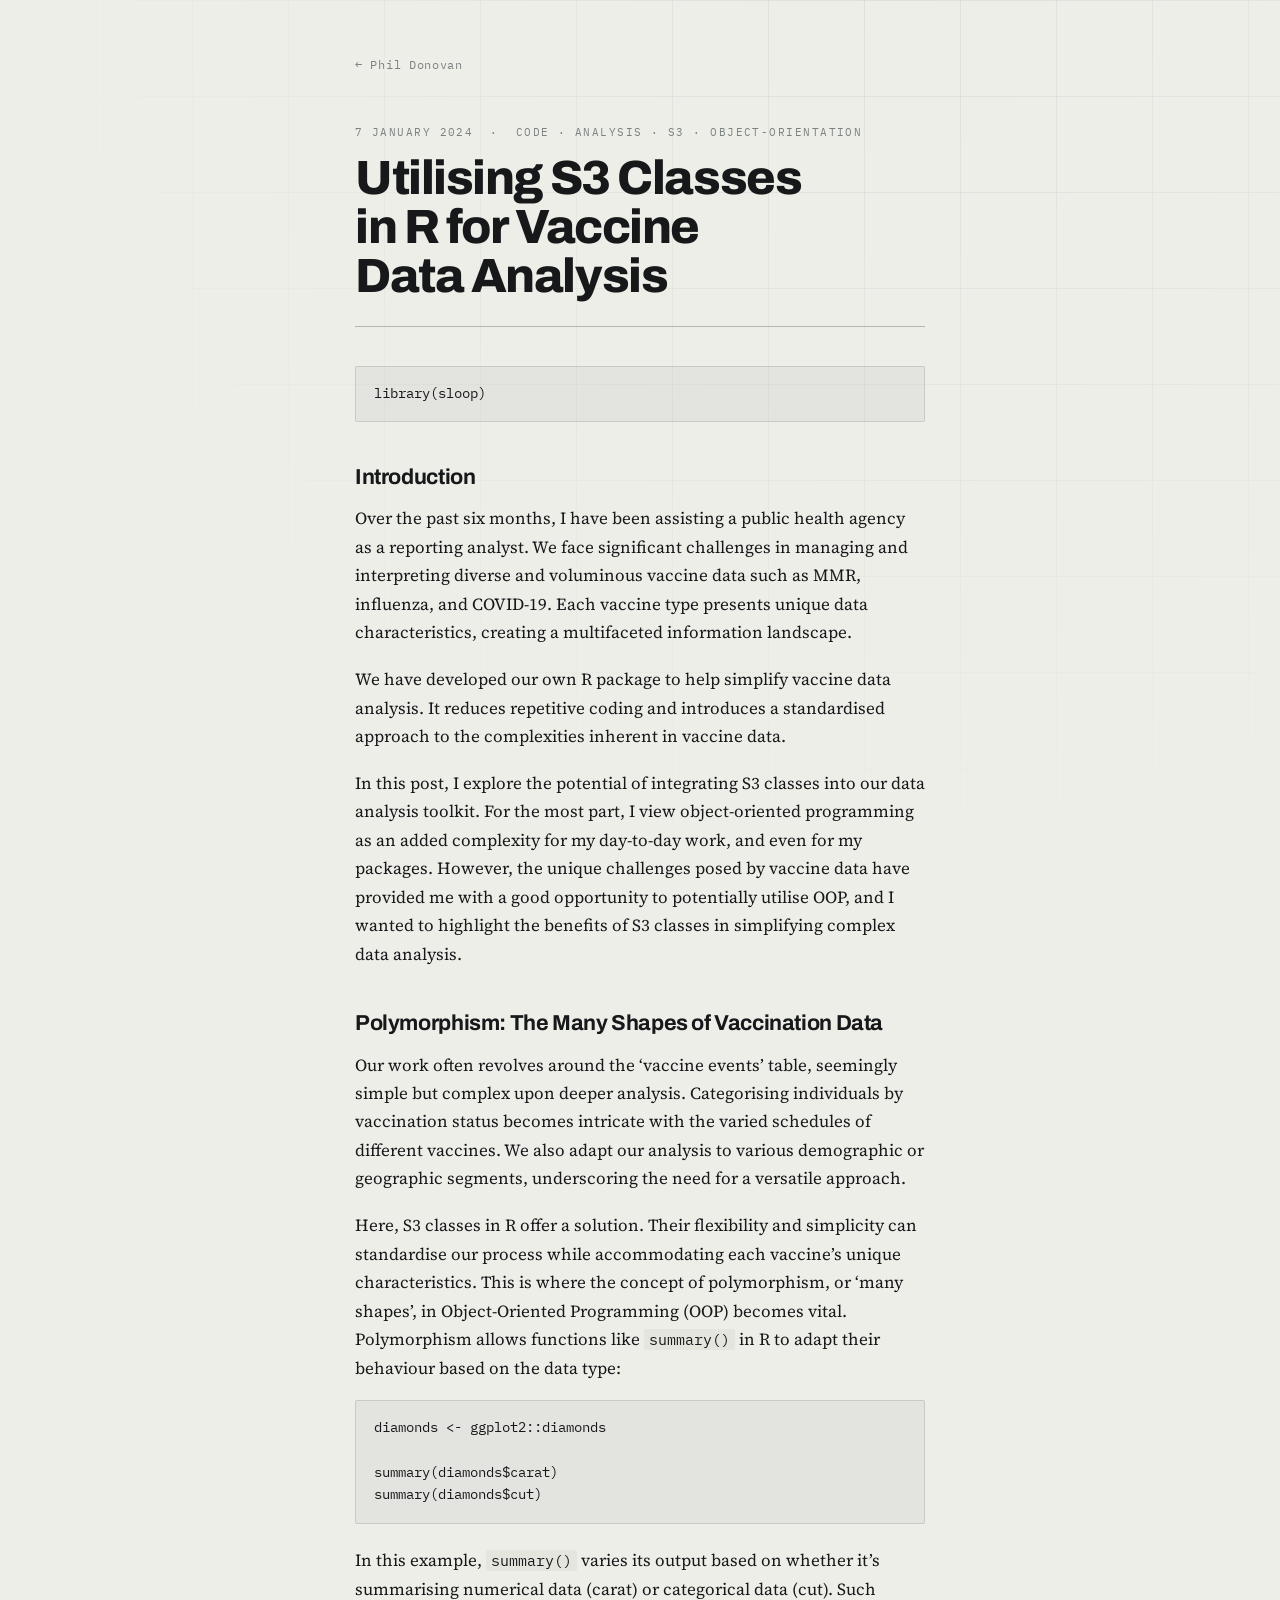
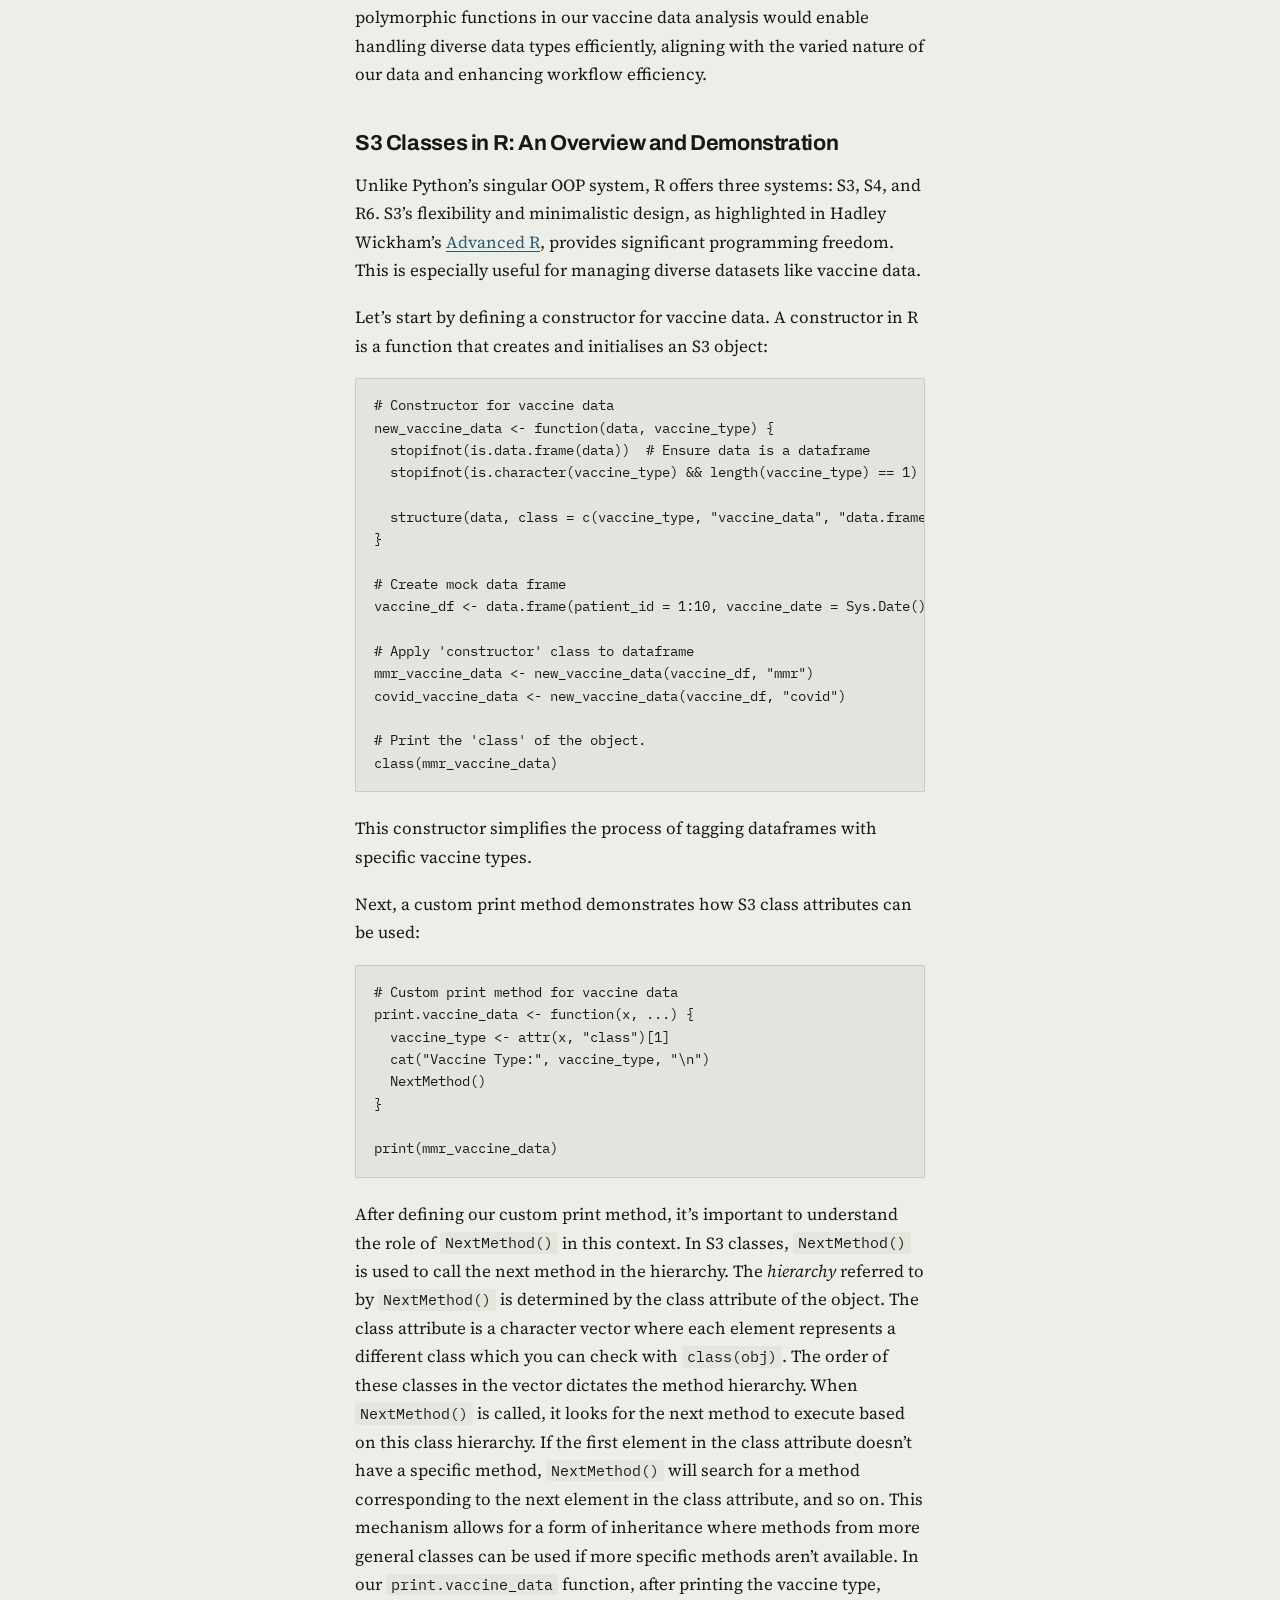
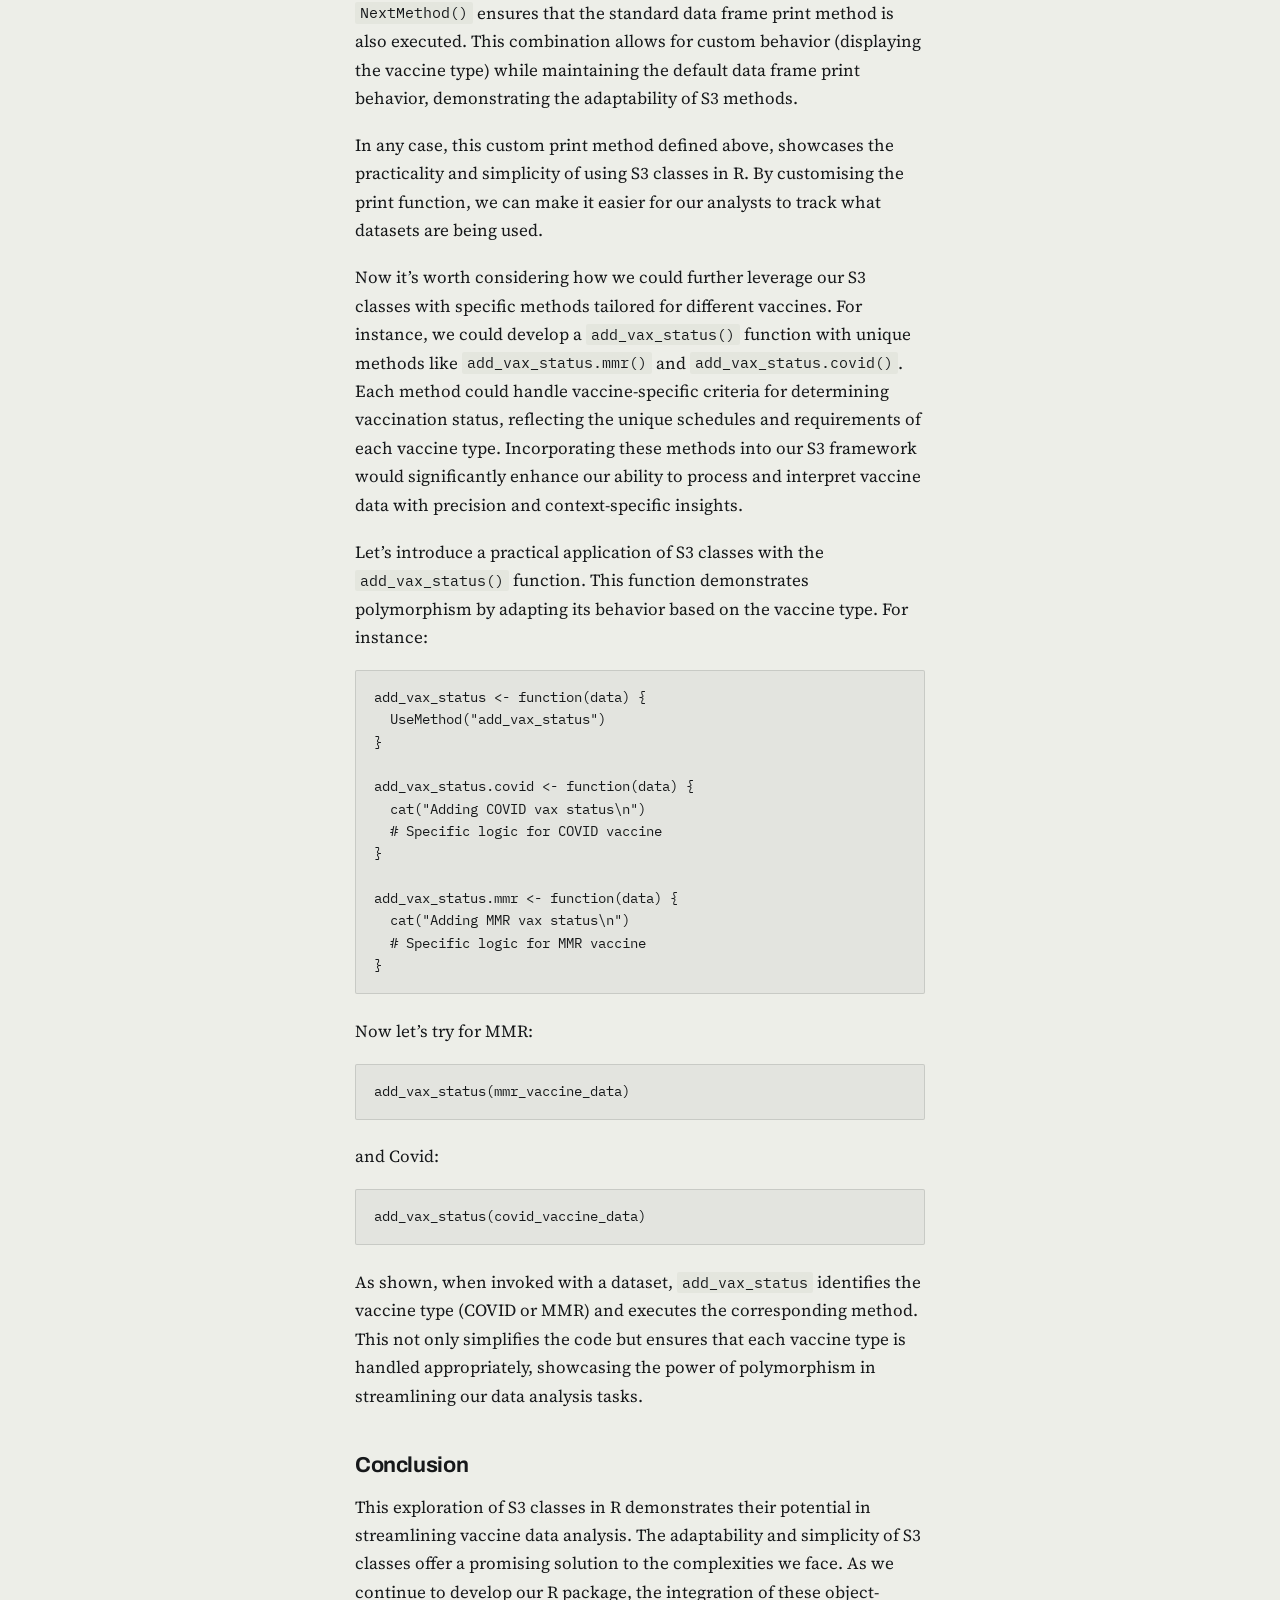
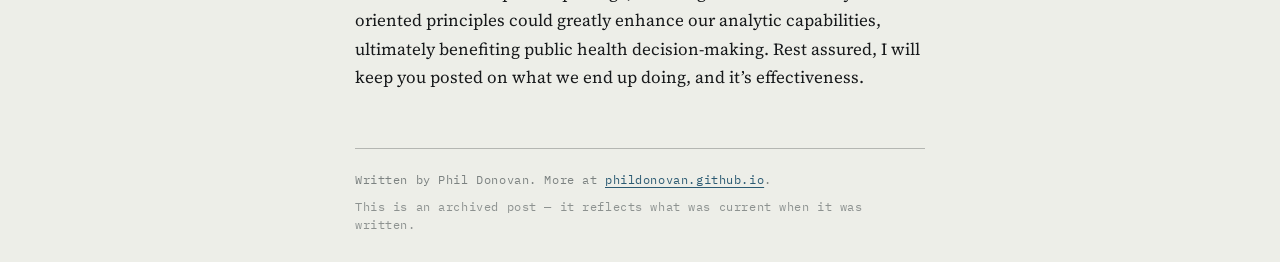
<file: writing/s3-classes-for-vaccine-data/index.html>
<!doctype html>
<html lang="en-NZ">
<head>
<meta charset="utf-8">
<meta name="viewport" content="width=device-width, initial-scale=1">
<!-- pagetitle is the plain-text title. Utilising S3 Classes in R for Vaccine Data Analysis carries inline markup, so it is
     only safe inside the page body, never in an attribute or the head. -->
<title>Utilising S3 Classes in R for Vaccine Data Analysis — Phil Donovan</title>

<meta name="author" content="Phil Donovan">

<meta property="og:type" content="article">
<meta property="og:title" content="Utilising S3 Classes in R for Vaccine Data Analysis">

<meta name="twitter:card" content="summary">

<link rel="icon" href="../../favicon.svg" type="image/svg+xml">
<link rel="preconnect" href="https://fonts.googleapis.com">
<link rel="preconnect" href="https://fonts.gstatic.com" crossorigin>
<link href="https://fonts.googleapis.com/css2?family=Archivo:wght@400;500;600;700;800&family=IBM+Plex+Mono:wght@400;500&family=Source+Serif+4:opsz,wght@8..60,400;8..60,600&display=swap" rel="stylesheet">
<link rel="stylesheet" href="../../styles.css">
</head>
<body class="post-page">

<a class="skip" href="#main">Skip to content</a>

<main id="main" class="post">

  <nav class="post__back">
    <a href="../../">← Phil Donovan</a>
  </nav>

  <header class="post__head">
    <p class="eyebrow">
      <time datetime="2024-01-07">7 January 2024</time>
      &nbsp;·&nbsp; code · analysis · s3 · object-orientation
    </p>
    <h1 class="post__title">Utilising S3 Classes in R for Vaccine Data Analysis</h1>
    
  </header>

  <article class="prose">
<div class="sourceCode" id="cb1"><pre class="sourceCode r"><code class="sourceCode r"><span id="cb1-1"><a href="#cb1-1" aria-hidden="true" tabindex="-1"></a><span class="fu">library</span>(sloop)</span></code></pre></div>
<h2 id="introduction">Introduction</h2>
<p>Over the past six months, I have been assisting a public health agency as a reporting analyst. We face significant challenges in managing and interpreting diverse and voluminous vaccine data such as MMR, influenza, and COVID-19. Each vaccine type presents unique data characteristics, creating a multifaceted information landscape.</p>
<p>We have developed our own R package to help simplify vaccine data analysis. It reduces repetitive coding and introduces a standardised approach to the complexities inherent in vaccine data.</p>
<p>In this post, I explore the potential of integrating S3 classes into our data analysis toolkit. For the most part, I view object-oriented programming as an added complexity for my day-to-day work, and even for my packages. However, the unique challenges posed by vaccine data have provided me with a good opportunity to potentially utilise OOP, and I wanted to highlight the benefits of S3 classes in simplifying complex data analysis.</p>
<h2 id="polymorphism-the-many-shapes-of-vaccination-data">Polymorphism: The Many Shapes of Vaccination Data</h2>
<p>Our work often revolves around the ‘vaccine events’ table, seemingly simple but complex upon deeper analysis. Categorising individuals by vaccination status becomes intricate with the varied schedules of different vaccines. We also adapt our analysis to various demographic or geographic segments, underscoring the need for a versatile approach.</p>
<p>Here, S3 classes in R offer a solution. Their flexibility and simplicity can standardise our process while accommodating each vaccine’s unique characteristics. This is where the concept of polymorphism, or ‘many shapes’, in Object-Oriented Programming (OOP) becomes vital. Polymorphism allows functions like <code>summary()</code> in R to adapt their behaviour based on the data type:</p>
<div class="sourceCode" id="cb2"><pre class="sourceCode r"><code class="sourceCode r"><span id="cb2-1"><a href="#cb2-1" aria-hidden="true" tabindex="-1"></a>diamonds <span class="ot">&lt;-</span> ggplot2<span class="sc">::</span>diamonds</span>
<span id="cb2-2"><a href="#cb2-2" aria-hidden="true" tabindex="-1"></a></span>
<span id="cb2-3"><a href="#cb2-3" aria-hidden="true" tabindex="-1"></a><span class="fu">summary</span>(diamonds<span class="sc">$</span>carat)</span>
<span id="cb2-4"><a href="#cb2-4" aria-hidden="true" tabindex="-1"></a><span class="fu">summary</span>(diamonds<span class="sc">$</span>cut)</span></code></pre></div>
<p>In this example, <code>summary()</code> varies its output based on whether it’s summarising numerical data (carat) or categorical data (cut). Such polymorphic functions in our vaccine data analysis would enable handling diverse data types efficiently, aligning with the varied nature of our data and enhancing workflow efficiency.</p>
<h2 id="s3-classes-in-r-an-overview-and-demonstration">S3 Classes in R: An Overview and Demonstration</h2>
<p>Unlike Python’s singular OOP system, R offers three systems: S3, S4, and R6. S3’s flexibility and minimalistic design, as highlighted in Hadley Wickham’s <a href="https://adv-r.hadley.nz/s3.html">Advanced R</a>, provides significant programming freedom. This is especially useful for managing diverse datasets like vaccine data.</p>
<p>Let’s start by defining a constructor for vaccine data. A constructor in R is a function that creates and initialises an S3 object:</p>
<div class="sourceCode" id="cb3"><pre class="sourceCode r"><code class="sourceCode r"><span id="cb3-1"><a href="#cb3-1" aria-hidden="true" tabindex="-1"></a><span class="co"># Constructor for vaccine data</span></span>
<span id="cb3-2"><a href="#cb3-2" aria-hidden="true" tabindex="-1"></a>new_vaccine_data <span class="ot">&lt;-</span> <span class="cf">function</span>(data, vaccine_type) {</span>
<span id="cb3-3"><a href="#cb3-3" aria-hidden="true" tabindex="-1"></a>  <span class="fu">stopifnot</span>(<span class="fu">is.data.frame</span>(data))  <span class="co"># Ensure data is a dataframe</span></span>
<span id="cb3-4"><a href="#cb3-4" aria-hidden="true" tabindex="-1"></a>  <span class="fu">stopifnot</span>(<span class="fu">is.character</span>(vaccine_type) <span class="sc">&amp;&amp;</span> <span class="fu">length</span>(vaccine_type) <span class="sc">==</span> <span class="dv">1</span>)  <span class="co"># Validate vaccine_type</span></span>
<span id="cb3-5"><a href="#cb3-5" aria-hidden="true" tabindex="-1"></a>  </span>
<span id="cb3-6"><a href="#cb3-6" aria-hidden="true" tabindex="-1"></a>  <span class="fu">structure</span>(data, <span class="at">class =</span> <span class="fu">c</span>(vaccine_type, <span class="st">&quot;vaccine_data&quot;</span>, <span class="st">&quot;data.frame&quot;</span>))</span>
<span id="cb3-7"><a href="#cb3-7" aria-hidden="true" tabindex="-1"></a>}</span>
<span id="cb3-8"><a href="#cb3-8" aria-hidden="true" tabindex="-1"></a></span>
<span id="cb3-9"><a href="#cb3-9" aria-hidden="true" tabindex="-1"></a><span class="co"># Create mock data frame</span></span>
<span id="cb3-10"><a href="#cb3-10" aria-hidden="true" tabindex="-1"></a>vaccine_df <span class="ot">&lt;-</span> <span class="fu">data.frame</span>(<span class="at">patient_id =</span> <span class="dv">1</span><span class="sc">:</span><span class="dv">10</span>, <span class="at">vaccine_date =</span> <span class="fu">Sys.Date</span>())</span>
<span id="cb3-11"><a href="#cb3-11" aria-hidden="true" tabindex="-1"></a></span>
<span id="cb3-12"><a href="#cb3-12" aria-hidden="true" tabindex="-1"></a><span class="co"># Apply &#39;constructor&#39; class to dataframe</span></span>
<span id="cb3-13"><a href="#cb3-13" aria-hidden="true" tabindex="-1"></a>mmr_vaccine_data <span class="ot">&lt;-</span> <span class="fu">new_vaccine_data</span>(vaccine_df, <span class="st">&quot;mmr&quot;</span>)</span>
<span id="cb3-14"><a href="#cb3-14" aria-hidden="true" tabindex="-1"></a>covid_vaccine_data <span class="ot">&lt;-</span> <span class="fu">new_vaccine_data</span>(vaccine_df, <span class="st">&quot;covid&quot;</span>)</span>
<span id="cb3-15"><a href="#cb3-15" aria-hidden="true" tabindex="-1"></a></span>
<span id="cb3-16"><a href="#cb3-16" aria-hidden="true" tabindex="-1"></a><span class="co"># Print the &#39;class&#39; of the object.</span></span>
<span id="cb3-17"><a href="#cb3-17" aria-hidden="true" tabindex="-1"></a><span class="fu">class</span>(mmr_vaccine_data)</span></code></pre></div>
<p>This constructor simplifies the process of tagging dataframes with specific vaccine types.</p>
<p>Next, a custom print method demonstrates how S3 class attributes can be used:</p>
<div class="sourceCode" id="cb4"><pre class="sourceCode r"><code class="sourceCode r"><span id="cb4-1"><a href="#cb4-1" aria-hidden="true" tabindex="-1"></a><span class="co"># Custom print method for vaccine data</span></span>
<span id="cb4-2"><a href="#cb4-2" aria-hidden="true" tabindex="-1"></a>print.vaccine_data <span class="ot">&lt;-</span> <span class="cf">function</span>(x, ...) {</span>
<span id="cb4-3"><a href="#cb4-3" aria-hidden="true" tabindex="-1"></a>  vaccine_type <span class="ot">&lt;-</span> <span class="fu">attr</span>(x, <span class="st">&quot;class&quot;</span>)[<span class="dv">1</span>]</span>
<span id="cb4-4"><a href="#cb4-4" aria-hidden="true" tabindex="-1"></a>  <span class="fu">cat</span>(<span class="st">&quot;Vaccine Type:&quot;</span>, vaccine_type, <span class="st">&quot;</span><span class="sc">\n</span><span class="st">&quot;</span>)</span>
<span id="cb4-5"><a href="#cb4-5" aria-hidden="true" tabindex="-1"></a>  <span class="fu">NextMethod</span>()</span>
<span id="cb4-6"><a href="#cb4-6" aria-hidden="true" tabindex="-1"></a>}</span>
<span id="cb4-7"><a href="#cb4-7" aria-hidden="true" tabindex="-1"></a></span>
<span id="cb4-8"><a href="#cb4-8" aria-hidden="true" tabindex="-1"></a><span class="fu">print</span>(mmr_vaccine_data)</span></code></pre></div>
<p>After defining our custom print method, it’s important to understand the role of <code>NextMethod()</code> in this context. In S3 classes, <code>NextMethod()</code> is used to call the next method in the hierarchy. <span class="aside">The <em>hierarchy</em> referred to by <code>NextMethod()</code> is determined by the class attribute of the object. The class attribute is a character vector where each element represents a different class which you can check with <code>class(obj)</code>. The order of these classes in the vector dictates the method hierarchy. When <code>NextMethod()</code> is called, it looks for the next method to execute based on this class hierarchy. If the first element in the class attribute doesn’t have a specific method, <code>NextMethod()</code> will search for a method corresponding to the next element in the class attribute, and so on. This mechanism allows for a form of inheritance where methods from more general classes can be used if more specific methods aren’t available.</span> In our <code>print.vaccine_data</code> function, after printing the vaccine type, <code>NextMethod()</code> ensures that the standard data frame print method is also executed. This combination allows for custom behavior (displaying the vaccine type) while maintaining the default data frame print behavior, demonstrating the adaptability of S3 methods.</p>
<p>In any case, this custom print method defined above, showcases the practicality and simplicity of using S3 classes in R. By customising the print function, we can make it easier for our analysts to track what datasets are being used.</p>
<p>Now it’s worth considering how we could further leverage our S3 classes with specific methods tailored for different vaccines. For instance, we could develop a <code>add_vax_status()</code> function with unique methods like <code>add_vax_status.mmr()</code> and <code>add_vax_status.covid()</code>. Each method could handle vaccine-specific criteria for determining vaccination status, reflecting the unique schedules and requirements of each vaccine type. Incorporating these methods into our S3 framework would significantly enhance our ability to process and interpret vaccine data with precision and context-specific insights.</p>
<p>Let’s introduce a practical application of S3 classes with the <code>add_vax_status()</code> function. This function demonstrates polymorphism by adapting its behavior based on the vaccine type. For instance:</p>
<div class="sourceCode" id="cb5"><pre class="sourceCode r"><code class="sourceCode r"><span id="cb5-1"><a href="#cb5-1" aria-hidden="true" tabindex="-1"></a>add_vax_status <span class="ot">&lt;-</span> <span class="cf">function</span>(data) {</span>
<span id="cb5-2"><a href="#cb5-2" aria-hidden="true" tabindex="-1"></a>  <span class="fu">UseMethod</span>(<span class="st">&quot;add_vax_status&quot;</span>)</span>
<span id="cb5-3"><a href="#cb5-3" aria-hidden="true" tabindex="-1"></a>}</span>
<span id="cb5-4"><a href="#cb5-4" aria-hidden="true" tabindex="-1"></a></span>
<span id="cb5-5"><a href="#cb5-5" aria-hidden="true" tabindex="-1"></a>add_vax_status.covid <span class="ot">&lt;-</span> <span class="cf">function</span>(data) {</span>
<span id="cb5-6"><a href="#cb5-6" aria-hidden="true" tabindex="-1"></a>  <span class="fu">cat</span>(<span class="st">&quot;Adding COVID vax status</span><span class="sc">\n</span><span class="st">&quot;</span>)</span>
<span id="cb5-7"><a href="#cb5-7" aria-hidden="true" tabindex="-1"></a>  <span class="co"># Specific logic for COVID vaccine</span></span>
<span id="cb5-8"><a href="#cb5-8" aria-hidden="true" tabindex="-1"></a>}</span>
<span id="cb5-9"><a href="#cb5-9" aria-hidden="true" tabindex="-1"></a></span>
<span id="cb5-10"><a href="#cb5-10" aria-hidden="true" tabindex="-1"></a>add_vax_status.mmr <span class="ot">&lt;-</span> <span class="cf">function</span>(data) {</span>
<span id="cb5-11"><a href="#cb5-11" aria-hidden="true" tabindex="-1"></a>  <span class="fu">cat</span>(<span class="st">&quot;Adding MMR vax status</span><span class="sc">\n</span><span class="st">&quot;</span>)</span>
<span id="cb5-12"><a href="#cb5-12" aria-hidden="true" tabindex="-1"></a>  <span class="co"># Specific logic for MMR vaccine</span></span>
<span id="cb5-13"><a href="#cb5-13" aria-hidden="true" tabindex="-1"></a>}</span></code></pre></div>
<p>Now let’s try for MMR:</p>
<div class="sourceCode" id="cb6"><pre class="sourceCode r"><code class="sourceCode r"><span id="cb6-1"><a href="#cb6-1" aria-hidden="true" tabindex="-1"></a><span class="fu">add_vax_status</span>(mmr_vaccine_data)</span></code></pre></div>
<p>and Covid:</p>
<div class="sourceCode" id="cb7"><pre class="sourceCode r"><code class="sourceCode r"><span id="cb7-1"><a href="#cb7-1" aria-hidden="true" tabindex="-1"></a><span class="fu">add_vax_status</span>(covid_vaccine_data)</span></code></pre></div>
<p>As shown, when invoked with a dataset, <code>add_vax_status</code> identifies the vaccine type (COVID or MMR) and executes the corresponding method. This not only simplifies the code but ensures that each vaccine type is handled appropriately, showcasing the power of polymorphism in streamlining our data analysis tasks.</p>
<h2 id="conclusion">Conclusion</h2>
<p>This exploration of S3 classes in R demonstrates their potential in streamlining vaccine data analysis. The adaptability and simplicity of S3 classes offer a promising solution to the complexities we face. As we continue to develop our R package, the integration of these object-oriented principles could greatly enhance our analytic capabilities, ultimately benefiting public health decision-making. Rest assured, I will keep you posted on what we end up doing, and it’s effectiveness.</p>
  </article>

  <footer class="post__foot">
    <p>
      Written by Phil Donovan. More at
      <a href="../../">phildonovan.github.io</a>.
    </p>
    <p class="post__stale">
      This is an archived post — it reflects what was current when it was written.
    </p>
  </footer>

</main>

</body>
</html>
</file>
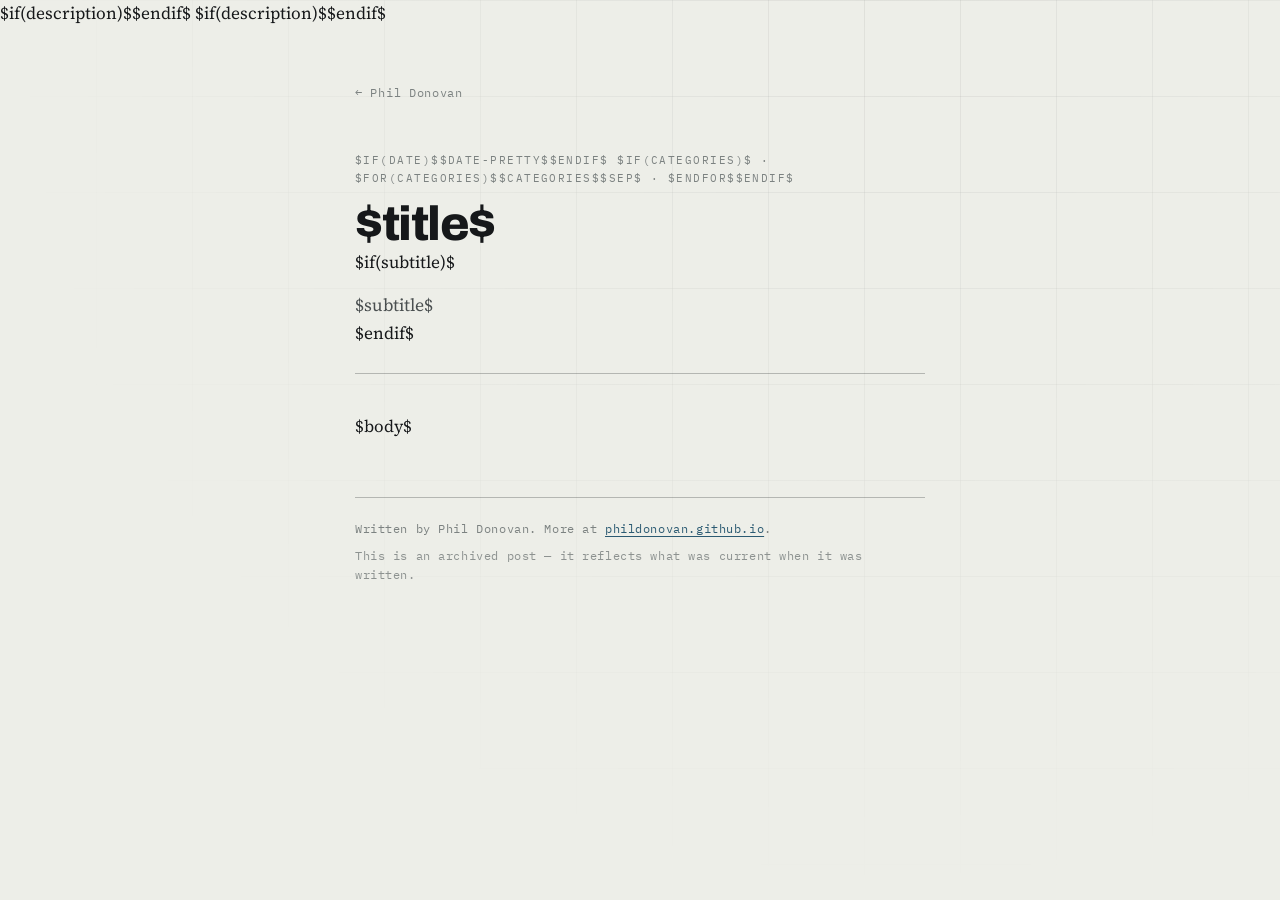
<file: writing/_template.html>
<!doctype html>
<html lang="en-NZ">
<head>
<meta charset="utf-8">
<meta name="viewport" content="width=device-width, initial-scale=1">
<!-- pagetitle is the plain-text title. $title$ carries inline markup, so it is
     only safe inside the page body, never in an attribute or the head. -->
<title>$pagetitle$ — Phil Donovan</title>
$if(description)$<meta name="description" content="$description$">$endif$
<meta name="author" content="Phil Donovan">

<meta property="og:type" content="article">
<meta property="og:title" content="$pagetitle$">
$if(description)$<meta property="og:description" content="$description$">$endif$
<meta name="twitter:card" content="summary">

<link rel="icon" href="../../favicon.svg" type="image/svg+xml">
<link rel="preconnect" href="https://fonts.googleapis.com">
<link rel="preconnect" href="https://fonts.gstatic.com" crossorigin>
<link href="https://fonts.googleapis.com/css2?family=Archivo:wght@400;500;600;700;800&family=IBM+Plex+Mono:wght@400;500&family=Source+Serif+4:opsz,wght@8..60,400;8..60,600&display=swap" rel="stylesheet">
<link rel="stylesheet" href="../../styles.css">
</head>
<body class="post-page">

<a class="skip" href="#main">Skip to content</a>

<main id="main" class="post">

  <nav class="post__back">
    <a href="../../">← Phil Donovan</a>
  </nav>

  <header class="post__head">
    <p class="eyebrow">
      $if(date)$<time datetime="$date$">$date-pretty$</time>$endif$
      $if(categories)$&nbsp;·&nbsp; $for(categories)$$categories$$sep$ · $endfor$$endif$
    </p>
    <h1 class="post__title">$title$</h1>
    $if(subtitle)$<p class="post__subtitle">$subtitle$</p>$endif$
  </header>

  <article class="prose">
$body$
  </article>

  <footer class="post__foot">
    <p>
      Written by Phil Donovan. More at
      <a href="../../">phildonovan.github.io</a>.
    </p>
    <p class="post__stale">
      This is an archived post — it reflects what was current when it was written.
    </p>
  </footer>

</main>

</body>
</html>
</file>
<file: styles.css>
/* ============================================================
   Phil Donovan — personal site
   Concept: a survey sheet. Topographic palette, cartographic
   marginalia, trig-station markers.
   ============================================================ */

:root {
  /* Topo sheet palette — cool map paper, not cream. */
  --paper:      #EDEEE8;
  --paper-deep: #E4E6DE;
  --ink:        #16181A;
  --ink-soft:   #4A4F50;
  --ink-faint:  #7C8281;

  --contour:    #9A7B4F;   /* bistre — contour lines */
  --water:      #2B5A72;   /* topo water blue — links */
  --water-deep: #1C3F52;
  --signal:     #B7362B;   /* survey red — trig marks, used sparingly */

  --rule:       rgba(22, 24, 26, 0.13);
  --rule-firm:  rgba(22, 24, 26, 0.26);

  --font-display: 'Archivo', system-ui, sans-serif;
  --font-body:    'Source Serif 4', Georgia, serif;
  --font-mono:    'IBM Plex Mono', ui-monospace, monospace;

  --rail-w: 208px;
  --measure: 78ch;
  --page-max: 1340px;
}

*, *::before, *::after { box-sizing: border-box; }

html { -webkit-text-size-adjust: 100%; scroll-behavior: smooth; }

@media (prefers-reduced-motion: reduce) {
  html { scroll-behavior: auto; }
  *, *::before, *::after {
    animation-duration: 0.001ms !important;
    animation-iteration-count: 1 !important;
    transition-duration: 0.001ms !important;
  }
}

body {
  margin: 0;
  background: var(--paper);
  color: var(--ink);
  font-family: var(--font-body);
  font-size: clamp(1rem, 0.96rem + 0.2vw, 1.075rem);
  line-height: 1.62;
  font-synthesis-weight: none;
  -webkit-font-smoothing: antialiased;
}

/* Faint paper tooth — a printed sheet, not a screen. */
body::before {
  content: "";
  position: fixed;
  inset: 0;
  pointer-events: none;
  z-index: 0;
  opacity: 0.5;
  background-image:
    linear-gradient(var(--rule) 1px, transparent 1px),
    linear-gradient(90deg, var(--rule) 1px, transparent 1px);
  background-size: 96px 96px;
  mask-image: radial-gradient(ellipse at 70% 0%, #000 0%, transparent 72%);
  -webkit-mask-image: radial-gradient(ellipse at 70% 0%, #000 0%, transparent 72%);
}

a { color: var(--water); text-decoration-thickness: 1px; text-underline-offset: 3px; }
a:hover { color: var(--water-deep); text-decoration-color: var(--signal); }

:focus-visible {
  outline: 2px solid var(--signal);
  outline-offset: 3px;
}

code {
  font-family: var(--font-mono);
  font-size: 0.88em;
  background: var(--paper-deep);
  padding: 0.08em 0.34em;
  border-radius: 2px;
}

.skip {
  position: absolute;
  left: -9999px;
  top: 0;
  background: var(--ink);
  color: var(--paper);
  padding: 0.7rem 1rem;
  z-index: 100;
  font-family: var(--font-mono);
  font-size: 0.8rem;
}
.skip:focus { left: 0; }

/* ── shared type devices ───────────────────────────────── */

.eyebrow {
  font-family: var(--font-mono);
  font-size: 0.7rem;
  letter-spacing: 0.13em;
  text-transform: uppercase;
  color: var(--ink-faint);
  margin: 0;
}

/* ============================================================
   Marginalia rail
   ============================================================ */

.rail { display: none; }

@media (min-width: 1100px) {
  .rail {
    display: flex;
    flex-direction: column;
    gap: 2.4rem;
    position: fixed;
    top: 0;
    left: 0;
    width: var(--rail-w);
    height: 100vh;
    padding: 2.6rem 1.6rem 2rem;
    border-right: 1px solid var(--rule-firm);
    z-index: 5;
  }

  .rail__id { display: flex; flex-direction: column; gap: 0.25rem; }

  .rail__name {
    font-family: var(--font-display);
    font-weight: 700;
    font-size: 0.95rem;
    letter-spacing: -0.01em;
  }

  .rail__role {
    font-family: var(--font-mono);
    font-size: 0.66rem;
    letter-spacing: 0.1em;
    text-transform: uppercase;
    color: var(--ink-faint);
    line-height: 1.5;
  }

  .rail__nav { flex: 1; }
  .rail__nav ul { list-style: none; margin: 0; padding: 0; display: flex; flex-direction: column; gap: 0.1rem; }

  .rail__nav a {
    display: block;
    padding: 0.32rem 0 0.32rem 1.1rem;
    position: relative;
    font-family: var(--font-mono);
    font-size: 0.73rem;
    letter-spacing: 0.04em;
    color: var(--ink-soft);
    text-decoration: none;
    transition: color 160ms ease;
  }

  /* trig-station tick, filled when the section is in view */
  .rail__nav a::before {
    content: "";
    position: absolute;
    left: 0;
    top: 50%;
    transform: translateY(-50%);
    width: 0; height: 0;
    border-left: 3.5px solid transparent;
    border-right: 3.5px solid transparent;
    border-bottom: 6px solid transparent;
    transition: border-bottom-color 160ms ease;
  }

  .rail__nav a:hover { color: var(--ink); }
  .rail__nav a:hover::before { border-bottom-color: var(--rule-firm); }

  .rail__nav a[aria-current="true"] { color: var(--ink); }
  .rail__nav a[aria-current="true"]::before { border-bottom-color: var(--signal); }

  .rail__datum {
    display: flex;
    flex-direction: column;
    gap: 0.2rem;
    font-family: var(--font-mono);
    font-size: 0.63rem;
    letter-spacing: 0.06em;
    color: var(--ink-faint);
    border-top: 1px solid var(--rule);
    padding-top: 0.9rem;
  }

  /* Only the pages that actually have a rail get offset for it. Post pages
     have no rail and should stay centred. */
  body:not(.post-page) #main { margin-left: var(--rail-w); }
}

/* ============================================================
   Hero
   ============================================================ */

.hero {
  position: relative;
  overflow: hidden;
  border-bottom: 1px solid var(--rule-firm);
  isolation: isolate;
}

.hero__contours {
  position: absolute;
  inset: 0;
  width: 100%;
  height: 100%;
  z-index: -1;
}

.hero__contours {
  --contour-op: 0.42;
  --contour-op-index: 0.55;
  --trig-op: 0.9;
}

.hero__contours .c {
  fill: none;
  stroke: var(--contour);
  stroke-width: 1;
  opacity: var(--contour-op);
  vector-effect: non-scaling-stroke;
}

.hero__contours .c--index {
  stroke-width: 1.9;
  opacity: var(--contour-op-index);
}

.hero__contours .trig {
  fill: var(--signal);
  opacity: var(--trig-op);
}

/* On narrow screens the landform sits under the text — pull it back so the
   copy stays legible. */
@media (max-width: 860px) {
  .hero__contours { --contour-op: 0.2; --contour-op-index: 0.28; --trig-op: 0.5; }
}

/* Contours draw themselves in on load — a sheet being surveyed. */
@media (prefers-reduced-motion: no-preference) {
  .hero__contours .c {
    stroke-dasharray: 2000;
    stroke-dashoffset: 2000;
    animation: draw 2.4s cubic-bezier(0.22, 0.61, 0.36, 1) forwards;
  }
  .hero__contours .c:nth-child(1) { animation-delay: 0.05s; }
  .hero__contours .c:nth-child(2) { animation-delay: 0.14s; }
  .hero__contours .c:nth-child(3) { animation-delay: 0.23s; }
  .hero__contours .c:nth-child(4) { animation-delay: 0.32s; }
  .hero__contours .c:nth-child(5) { animation-delay: 0.41s; }
  .hero__contours .c:nth-child(6) { animation-delay: 0.50s; }
  .hero__contours .c:nth-child(7) { animation-delay: 0.59s; }
  .hero__contours .c:nth-child(8) { animation-delay: 0.68s; }
  .hero__contours .c:nth-child(9) { animation-delay: 0.77s; }

  .hero__contours .trig {
    opacity: 0;
    animation: fade 0.7s ease 1.5s forwards;
  }
}

@keyframes draw { to { stroke-dashoffset: 0; } }
@keyframes fade { to { opacity: var(--trig-op); } }

.hero__inner {
  max-width: var(--page-max);
  margin: 0 auto;
  padding: clamp(4rem, 9vw, 8.5rem) clamp(1.5rem, 5vw, 4rem) clamp(3.5rem, 7vw, 6rem);
}

.hero__name {
  font-family: var(--font-display);
  font-weight: 800;
  font-size: clamp(3rem, 9.5vw, 7.2rem);
  line-height: 0.92;
  letter-spacing: -0.038em;
  margin: 0.7rem 0 0;
  text-wrap: balance;
}

.hero__role {
  font-family: var(--font-display);
  font-weight: 500;
  font-size: clamp(1.05rem, 2.2vw, 1.4rem);
  letter-spacing: 0.005em;
  color: var(--ink-soft);
  margin: 0.85rem 0 0;
}

.hero__affil {
  font-family: var(--font-mono);
  font-size: 0.76rem;
  letter-spacing: 0.08em;
  text-transform: uppercase;
  color: var(--ink-faint);
  margin: 0.55rem 0 0;
}

.hero__affil a {
  color: var(--water);
  text-decoration: none;
  border-bottom: 1px solid var(--rule-firm);
  padding-bottom: 1px;
}

.hero__affil a:hover { border-bottom-color: var(--signal); }

.hero__affil + .hero__affil { margin-top: 0.25rem; }

.hero__pitch {
  max-width: 60ch;
  margin: 1.9rem 0 0;
  font-size: clamp(1.06rem, 1.5vw, 1.24rem);
  line-height: 1.58;
}

.hero__actions {
  display: flex;
  flex-wrap: wrap;
  gap: 0.75rem;
  margin-top: 2.4rem;
}

/* Screen shows buttons; print swaps in the contact line. */
.hero__contact-print { display: none; }

.btn {
  display: inline-block;
  font-family: var(--font-mono);
  font-size: 0.76rem;
  letter-spacing: 0.09em;
  text-transform: uppercase;
  padding: 0.72rem 1.25rem;
  border: 1px solid var(--rule-firm);
  border-radius: 2px;
  background: transparent;
  color: var(--ink);
  text-decoration: none;
  cursor: pointer;
  transition: background 160ms ease, border-color 160ms ease, color 160ms ease;
}

.btn:hover {
  border-color: var(--ink);
  background: rgba(22, 24, 26, 0.045);
  color: var(--ink);
}

/* Tertiary action — present but not competing with the downloads. */
.btn--quiet {
  border-color: transparent;
  color: var(--ink-faint);
}

.btn--quiet:hover {
  border-color: var(--rule-firm);
  color: var(--ink);
}

.btn--primary {
  background: var(--ink);
  border-color: var(--ink);
  color: var(--paper);
}

.btn--primary:hover {
  background: var(--water-deep);
  border-color: var(--water-deep);
  color: var(--paper);
}

/* ============================================================
   Sections
   ============================================================ */

.section {
  max-width: var(--page-max);
  margin: 0 auto;
  padding: clamp(3.2rem, 6vw, 5.4rem) clamp(1.5rem, 5vw, 4rem);
  border-bottom: 1px solid var(--rule);
  position: relative;
  z-index: 1;
}

.section:last-of-type { border-bottom: none; }

.section__head {
  display: flex;
  align-items: baseline;
  justify-content: space-between;
  gap: 1.5rem;
  flex-wrap: wrap;
  margin-bottom: 2.6rem;
  padding-bottom: 0.9rem;
  border-bottom: 1px solid var(--rule-firm);
}

.section__head h2 {
  font-family: var(--font-display);
  font-weight: 700;
  font-size: clamp(1.45rem, 3vw, 2.05rem);
  letter-spacing: -0.022em;
  margin: 0;
}

/* ── experience timeline ──────────────────────────────── */

.timeline { list-style: none; margin: 0; padding: 0; }

.role {
  display: grid;
  grid-template-columns: 1fr;
  gap: 0.5rem;
  padding: 1.9rem 0;
  border-top: 1px solid var(--rule);
}

.role:first-child { border-top: none; padding-top: 0; }

@media (min-width: 800px) {
  .role {
    grid-template-columns: 10.5rem 1fr;
    gap: 3rem;
  }
}

.role__years {
  font-family: var(--font-mono);
  font-size: 0.75rem;
  letter-spacing: 0.05em;
  color: var(--ink-faint);
  white-space: nowrap;
}

.role__title {
  font-family: var(--font-display);
  font-weight: 700;
  font-size: 1.16rem;
  letter-spacing: -0.012em;
  margin: 0;
  line-height: 1.3;
}

.role__org {
  font-family: var(--font-mono);
  font-size: 0.76rem;
  letter-spacing: 0.045em;
  text-transform: uppercase;
  color: var(--water);
  margin: 0.4rem 0 0.9rem;
}

.role__sep { color: var(--ink-faint); }

/* trig-triangle bullets — survey control points */
.ticks { list-style: none; margin: 0; padding: 0; max-width: var(--measure); }

.ticks li {
  position: relative;
  padding-left: 1.35rem;
  margin-bottom: 0.6rem;
}

.ticks li:last-child { margin-bottom: 0; }

.ticks li::before {
  content: "";
  position: absolute;
  left: 0;
  top: 0.62em;
  width: 0; height: 0;
  border-left: 4px solid transparent;
  border-right: 4px solid transparent;
  border-bottom: 7px solid var(--contour);
  opacity: 0.75;
}

/* ── capabilities ─────────────────────────────────────── */

.caps {
  display: grid;
  grid-template-columns: repeat(auto-fit, minmax(min(100%, 19rem), 1fr));
  gap: 1.6rem 2.6rem;
  margin: 0;
}

.cap { border-top: 1px solid var(--rule-firm); padding-top: 0.85rem; }

.cap dt {
  font-family: var(--font-mono);
  font-size: 0.7rem;
  letter-spacing: 0.11em;
  text-transform: uppercase;
  color: var(--ink-faint);
  margin-bottom: 0.4rem;
}

.cap dd {
  margin: 0;
  font-size: 1.02rem;
  line-height: 1.55;
}

/* ── selected work ────────────────────────────────────── */

.work {
  display: grid;
  grid-template-columns: repeat(auto-fit, minmax(min(100%, 21rem), 1fr));
  gap: 1.5rem;
}

.card {
  border: 1px solid var(--rule-firm);
  border-radius: 2px;
  padding: 1.5rem 1.6rem 1.35rem;
  background: rgba(255, 255, 255, 0.36);
  display: flex;
  flex-direction: column;
  transition: border-color 180ms ease, transform 180ms ease;
}

.card:hover { border-color: var(--contour); transform: translateY(-2px); }

.card h3 {
  font-family: var(--font-display);
  font-weight: 700;
  font-size: 1.08rem;
  letter-spacing: -0.012em;
  margin: 0 0 0.6rem;
}

.card h3 a { text-decoration: none; color: var(--ink); border-bottom: 2px solid var(--water); padding-bottom: 1px; }
.card h3 a:hover { color: var(--water-deep); border-bottom-color: var(--signal); }

.card p { margin: 0; font-size: 0.98rem; line-height: 1.55; color: var(--ink-soft); }

/* The one project that gets room to explain itself. */
.card--feature {
  grid-column: 1 / -1;
  border-color: var(--contour);
  background: rgba(255, 255, 255, 0.62);
  padding: 1.9rem 2rem 1.6rem;
}

.card__flag {
  font-family: var(--font-mono);
  font-size: 0.66rem !important;
  letter-spacing: 0.13em;
  text-transform: uppercase;
  color: var(--signal) !important;
  margin: 0 0 0.7rem !important;
}

.card--feature h3 {
  font-size: clamp(1.4rem, 2.4vw, 1.85rem);
  margin-bottom: 0.85rem;
}

.card--feature .card__lead {
  font-size: 1.08rem;
  color: var(--ink);
}

.card--feature p + p { margin-top: 0.85rem; }
.card--feature p:not(.card__flag):not(.card__meta) { max-width: 62ch; }

/* Wide screens: let the two paragraphs sit side by side so the card fills. */
@media (min-width: 950px) {
  .card--feature {
    display: grid;
    grid-template-columns: 1fr 1fr;
    column-gap: 3rem;
    align-content: start;
  }

  .card--feature > .card__flag,
  .card--feature > h3,
  .card--feature > .card__meta { grid-column: 1 / -1; }

  .card--feature p + p { margin-top: 0; }
  .card--feature p:not(.card__flag):not(.card__meta) { max-width: none; }
}

.card__meta {
  margin-top: auto;
  padding-top: 1rem;
  font-family: var(--font-mono);
  font-size: 0.68rem !important;
  letter-spacing: 0.07em;
  text-transform: uppercase;
  color: var(--ink-faint) !important;
}

/* ── education ────────────────────────────────────────── */

.edu { list-style: none; margin: 0; padding: 0; }

.edu li {
  display: grid;
  grid-template-columns: 1fr;
  gap: 0.15rem;
  padding: 1rem 0;
  border-top: 1px solid var(--rule);
}

.edu li:first-child { border-top: none; padding-top: 0; }

@media (min-width: 800px) {
  .edu li {
    grid-template-columns: 10.5rem 1fr auto;
    gap: 3rem;
    align-items: baseline;
  }
}

.edu__years {
  font-family: var(--font-mono);
  font-size: 0.75rem;
  letter-spacing: 0.05em;
  color: var(--ink-faint);
  white-space: nowrap;
}

.edu__degree { font-weight: 600; }
.edu__degree em { font-weight: 400; color: var(--ink-soft); font-style: italic; }

.edu__inst {
  font-family: var(--font-mono);
  font-size: 0.74rem;
  letter-spacing: 0.045em;
  color: var(--ink-soft);
}

/* ── research ─────────────────────────────────────────── */

.papers { margin: 0; padding: 0; list-style: none; counter-reset: paper; }

.papers li {
  counter-increment: paper;
  display: grid;
  gap: 0.2rem;
  padding: 1rem 0 1rem 2.6rem;
  border-top: 1px solid var(--rule);
  position: relative;
  max-width: 78ch;
}

.papers li:first-child { border-top: none; }

.papers li::before {
  content: counter(paper, decimal-leading-zero);
  position: absolute;
  left: 0;
  top: 1.15rem;
  font-family: var(--font-mono);
  font-size: 0.7rem;
  color: var(--ink-faint);
}

.paper__title { font-weight: 600; line-height: 1.45; }

.paper__authors {
  font-family: var(--font-mono);
  font-size: 0.72rem;
  letter-spacing: 0.04em;
  color: var(--ink-faint);
}

/* ── contact ──────────────────────────────────────────── */

.contact__lead {
  max-width: 56ch;
  font-size: 1.1rem;
  margin: 0 0 2rem;
}

.contact { list-style: none; margin: 0; padding: 0; }

.contact li {
  display: grid;
  grid-template-columns: 7.5rem 1fr;
  gap: 1rem;
  align-items: baseline;
  padding: 0.75rem 0;
  border-top: 1px solid var(--rule);
}

.contact li:first-child { border-top: none; }

.contact__label {
  font-family: var(--font-mono);
  font-size: 0.7rem;
  letter-spacing: 0.11em;
  text-transform: uppercase;
  color: var(--ink-faint);
}

.contact a { font-size: 1.05rem; }

/* ── footer ───────────────────────────────────────────── */

.foot {
  max-width: var(--page-max);
  margin: 0 auto;
  padding: 2rem clamp(1.5rem, 5vw, 4rem) 3rem;
  display: flex;
  justify-content: space-between;
  flex-wrap: wrap;
  gap: 0.6rem;
  border-top: 1px solid var(--rule-firm);
  font-family: var(--font-mono);
  font-size: 0.68rem;
  letter-spacing: 0.07em;
  text-transform: uppercase;
  color: var(--ink-faint);
}

/* ============================================================
   Writing — archive listing + post pages
   ============================================================ */

.writing { list-style: none; margin: 0; padding: 0; }

.writing li {
  display: grid;
  grid-template-columns: 1fr;
  gap: 0.3rem;
  padding: 1.15rem 0;
  border-top: 1px solid var(--rule);
}

.writing li:first-child { border-top: none; padding-top: 0; }

@media (min-width: 800px) {
  .writing li {
    grid-template-columns: 10.5rem 1fr;
    gap: 3rem;
    align-items: baseline;
  }
}

.writing__date {
  font-family: var(--font-mono);
  font-size: 0.75rem;
  letter-spacing: 0.05em;
  color: var(--ink-faint);
  white-space: nowrap;
}

.writing__title {
  font-family: var(--font-display);
  font-weight: 700;
  font-size: 1.08rem;
  letter-spacing: -0.012em;
  text-decoration: none;
  color: var(--ink);
  border-bottom: 2px solid var(--water);
  padding-bottom: 1px;
}

.writing__title:hover { color: var(--water-deep); border-bottom-color: var(--signal); }

.writing__note {
  display: block;
  margin-top: 0.35rem;
  color: var(--ink-soft);
  max-width: 62ch;
}

/* ── post pages ───────────────────────────────────────── */

.post {
  max-width: 74ch;
  margin: 0 auto;
  padding: clamp(2rem, 5vw, 3.5rem) clamp(1.5rem, 5vw, 3rem) 4rem;
  position: relative;
  z-index: 1;
}

.post__back {
  font-family: var(--font-mono);
  font-size: 0.73rem;
  letter-spacing: 0.06em;
  margin-bottom: 3rem;
}

.post__back a { text-decoration: none; color: var(--ink-faint); }
.post__back a:hover { color: var(--ink); }

.post__head {
  padding-bottom: 1.6rem;
  margin-bottom: 2.4rem;
  border-bottom: 1px solid var(--rule-firm);
}

.post__title {
  font-family: var(--font-display);
  font-weight: 800;
  font-size: clamp(1.9rem, 5vw, 3rem);
  line-height: 1.02;
  letter-spacing: -0.03em;
  margin: 0.8rem 0 0;
  text-wrap: balance;
}

.post__subtitle {
  font-size: 1.1rem;
  color: var(--ink-soft);
  margin: 0.9rem 0 0;
}

.prose { font-size: 1.06rem; line-height: 1.68; }

.prose > :first-child { margin-top: 0; }

.prose h1, .prose h2, .prose h3 {
  font-family: var(--font-display);
  letter-spacing: -0.018em;
  line-height: 1.22;
  margin: 2.6rem 0 0.9rem;
}

.prose h1 { font-size: 1.6rem; font-weight: 700; }
.prose h2 { font-size: 1.35rem; font-weight: 700; }
.prose h3 { font-size: 1.12rem; font-weight: 600; }

.prose p { margin: 0 0 1.15rem; }
.prose ul, .prose ol { margin: 0 0 1.15rem; padding-left: 1.3rem; }
.prose li { margin-bottom: 0.4rem; }

.prose a { color: var(--water); }
.prose a:hover { color: var(--water-deep); text-decoration-color: var(--signal); }

.prose img {
  max-width: 100%;
  height: auto;
  display: block;
  margin: 1.8rem 0;
  border: 1px solid var(--rule);
}

.prose blockquote {
  margin: 1.6rem 0;
  padding: 0.2rem 0 0.2rem 1.2rem;
  border-left: 2px solid var(--contour);
  color: var(--ink-soft);
  font-style: italic;
}

.prose pre {
  background: rgba(22, 24, 26, 0.045);
  border: 1px solid var(--rule);
  border-radius: 2px;
  padding: 1rem 1.1rem;
  overflow-x: auto;
  margin: 0 0 1.4rem;
  font-size: 0.86rem;
  line-height: 1.55;
}

.prose pre code { background: none; padding: 0; font-size: inherit; }

.prose table {
  width: 100%;
  border-collapse: collapse;
  margin: 0 0 1.5rem;
  font-size: 0.95rem;
}

.prose th, .prose td {
  text-align: left;
  padding: 0.5rem 0.7rem;
  border-bottom: 1px solid var(--rule);
}

.prose th {
  font-family: var(--font-mono);
  font-size: 0.7rem;
  letter-spacing: 0.09em;
  text-transform: uppercase;
  color: var(--ink-faint);
  border-bottom-color: var(--rule-firm);
}

.post__foot {
  margin-top: 3.5rem;
  padding-top: 1.4rem;
  border-top: 1px solid var(--rule-firm);
  font-family: var(--font-mono);
  font-size: 0.72rem;
  letter-spacing: 0.05em;
  color: var(--ink-faint);
}

.post__foot p { margin: 0 0 0.5rem; }
.post__stale { color: var(--ink-faint); opacity: 0.85; }

/* ============================================================
   Print — the sheet becomes the CV
   ============================================================ */

@media print {
  :root { --page-max: 100%; }

  body {
    background: #fff;
    color: #000;
    font-size: 10.2pt;
    line-height: 1.42;
  }

  body::before,
  .rail,
  .hero__contours,
  .hero__actions,
  .skip,
  .foot__datum { display: none !important; }

  #main { margin-left: 0 !important; }

  a { color: #000; text-decoration: none; }

  .hero { border-bottom: 1.5pt solid #000; }

  .hero__inner { padding: 0 0 12pt; max-width: 100%; }

  .hero__name { font-size: 26pt; margin: 2pt 0 0; }
  .hero__role { font-size: 11pt; margin-top: 2pt; color: #000; }
  .hero__affil { font-size: 8.6pt; margin-top: 3pt; color: #000; }
  .hero__affil a { border-bottom: none; }
  .hero__pitch { font-size: 10pt; margin-top: 8pt; max-width: 100%; }

  .hero__contact-print {
    display: block;
    margin: 8pt 0 0;
    font-family: var(--font-mono);
    font-size: 8.6pt;
    letter-spacing: 0.03em;
    color: #000;
  }

  /* No break-inside on .section — a section taller than a page would be
     shunted whole to the next sheet and leave page 1 empty. Rows guard
     themselves instead. */
  .section {
    padding: 12pt 0 6pt;
    max-width: 100%;
    border-bottom: none;
  }

  .section__head { break-after: avoid; }

  .section__head { margin-bottom: 10pt; padding-bottom: 4pt; border-bottom: 0.75pt solid #000; }
  .section__head h2 { font-size: 13pt; }

  .role { padding: 8pt 0; break-inside: avoid; grid-template-columns: 8rem 1fr; gap: 1rem; }
  .role__title { font-size: 11pt; }
  .role__org { color: #000; margin-bottom: 5pt; }
  .ticks li { margin-bottom: 2.5pt; max-width: 100%; }
  .ticks li::before { border-bottom-color: #000; }

  .card { border-color: #999; background: none; break-inside: avoid; padding: 8pt 10pt; }
  .card:hover { transform: none; }
  .card h3 a { border-bottom: none; }

  .work, .caps { gap: 8pt; }

  .papers li, .edu li, .contact li { break-inside: avoid; }

  .eyebrow, .card__meta, .paper__authors { color: #444 !important; }
}
</file>
